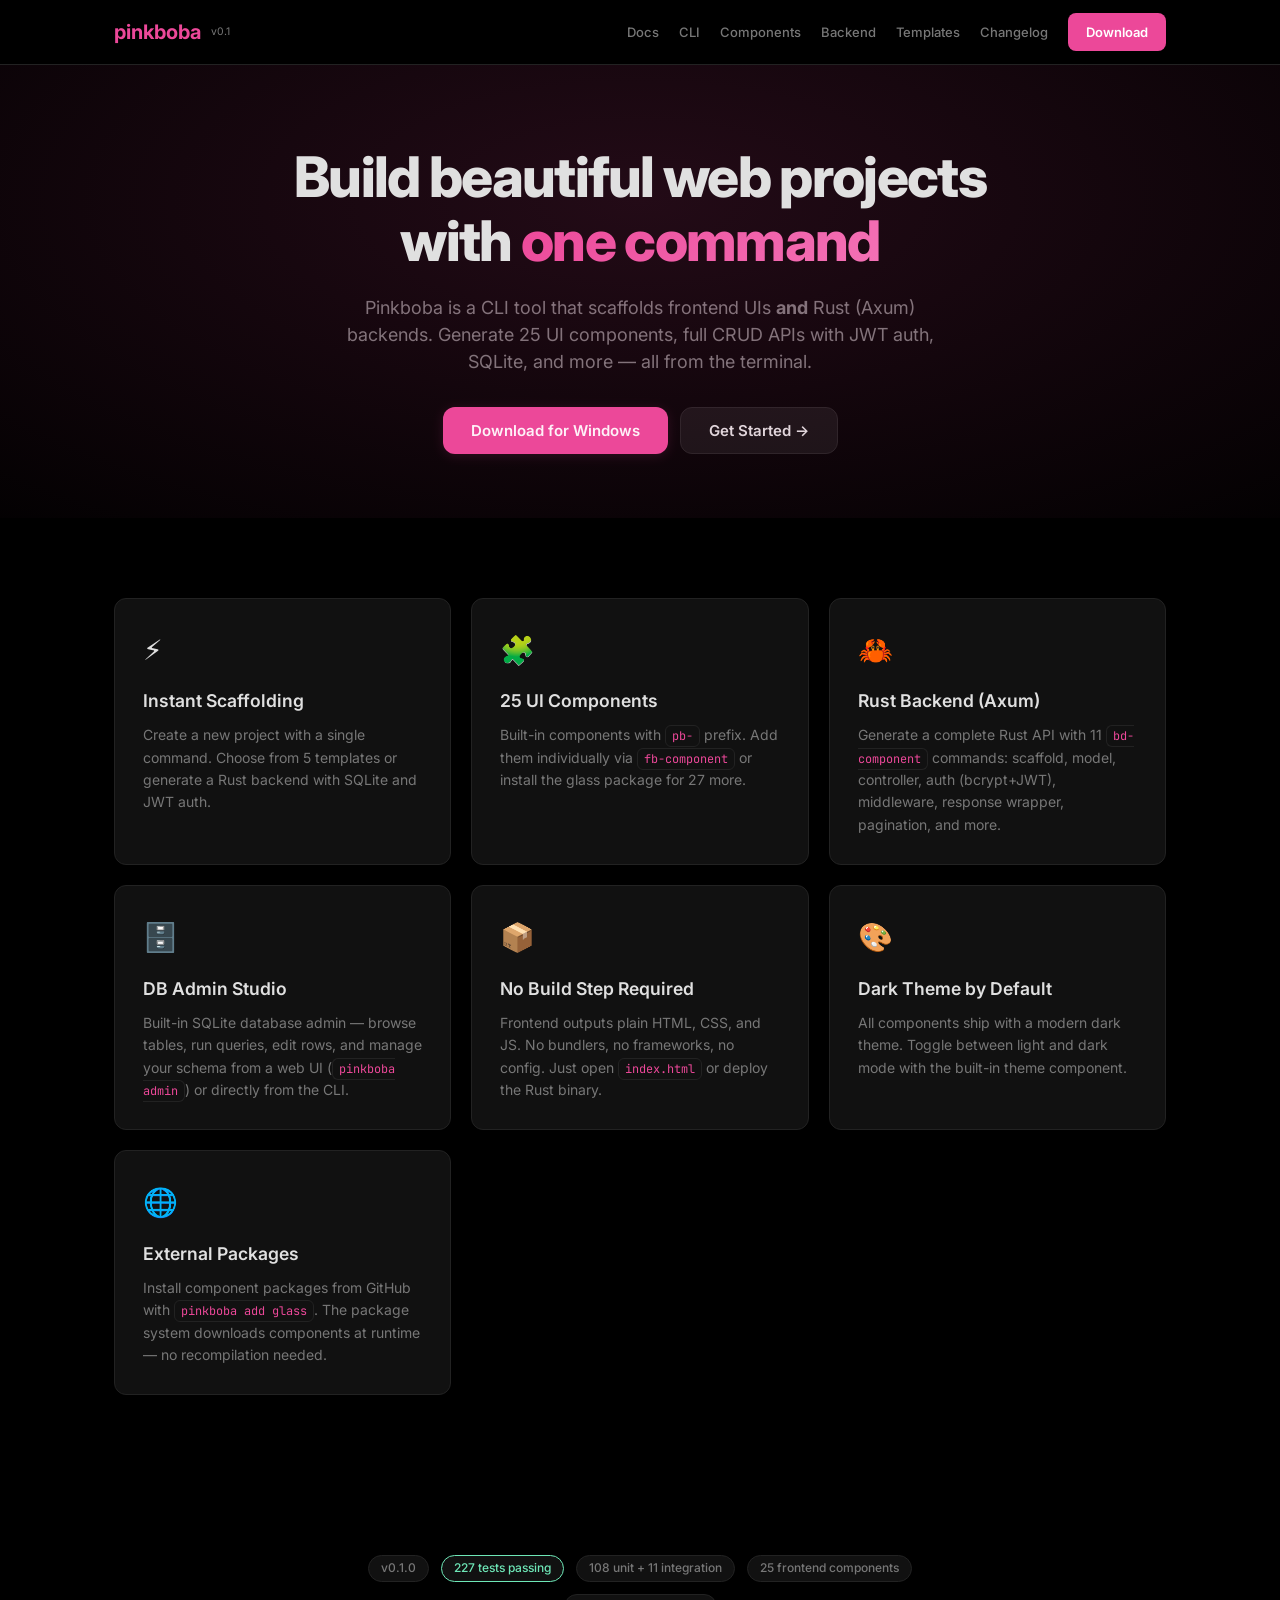
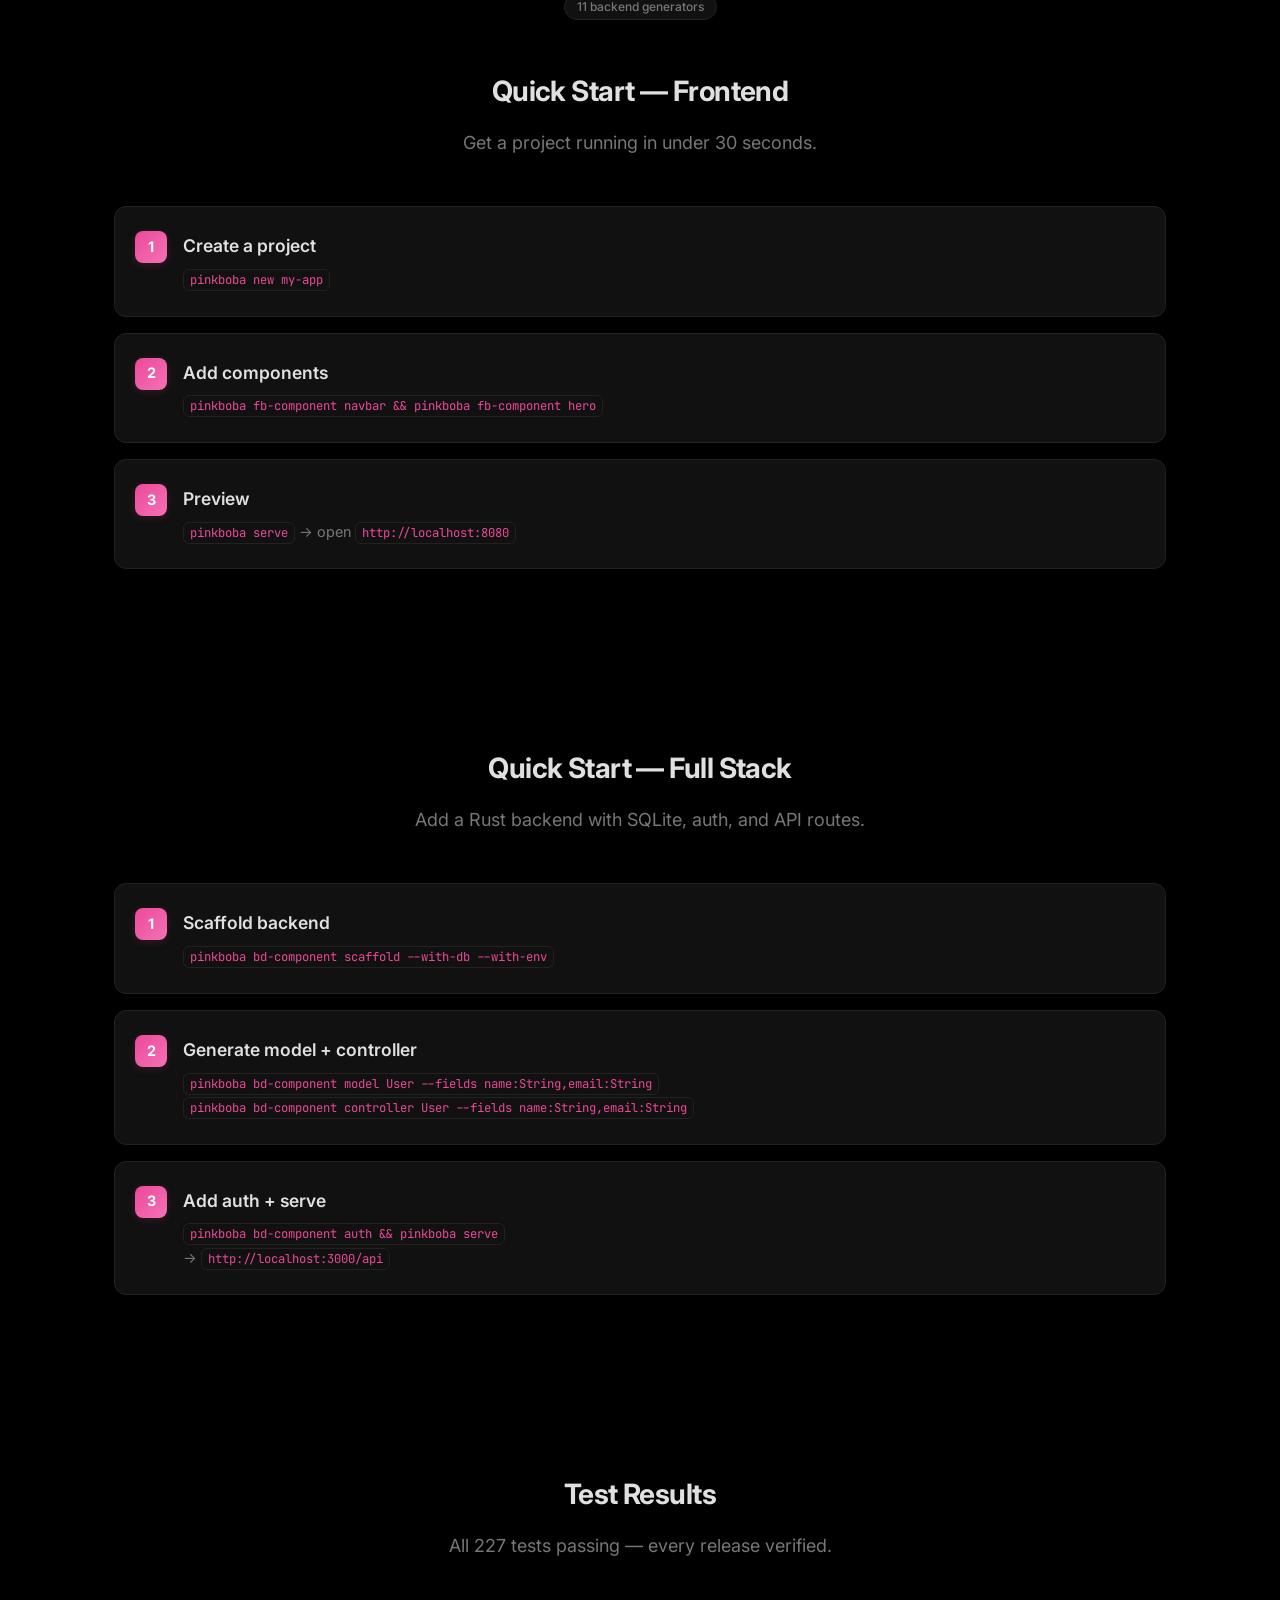
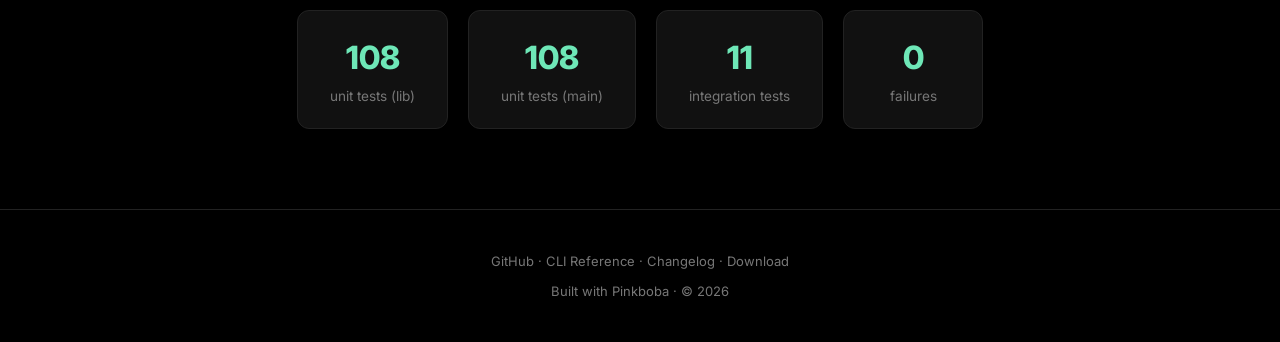
<file: index.html>
<!DOCTYPE html>
<html lang="en">
<head>
  <meta charset="UTF-8">
  <meta name="viewport" content="width=device-width, initial-scale=1.0">
  <title>Pinkboba — Build beautiful web projects instantly</title>
  <meta name="description" content="Pinkboba is a CLI tool for full-stack web projects. Frontend components + Rust Axum backend generator.">
  <link rel="preconnect" href="https://fonts.googleapis.com">
  <link rel="preconnect" href="https://fonts.gstatic.com" crossorigin>
  <link href="https://fonts.googleapis.com/css2?family=Inter:wght@400;500;600;700;800&family=JetBrains+Mono:wght@400;500&display=swap" rel="stylesheet">
  <link rel="stylesheet" href="css/style.css">
  <link rel="icon" href="data:image/svg+xml,<svg xmlns=%22http://www.w3.org/2000/svg%22 viewBox=%220 0 100 100%22><text y=%22.9em%22 font-size=%2290%22>🌸</text></svg>">
</head>
<body>
  <nav>
    <div class="container">
      <a href="/" class="logo"><span>pinkboba</span><small>v0.1</small></a>
      <div class="nav-links">
        <a href="docs/getting-started.html">Docs</a>
        <a href="docs/cli.html">CLI</a>
        <a href="docs/components.html">Components</a>
        <a href="docs/backend.html">Backend</a>
        <a href="docs/templates.html">Templates</a>
        <a href="docs/changelog.html">Changelog</a>
        <a href="download/" class="btn-nav">Download</a>
      </div>
      <button class="nav-toggle" aria-label="Toggle navigation">&#9776;</button>
    </div>
  </nav>

  <section class="hero">
    <div class="container">
      <h1>Build beautiful web projects<br>with <span class="highlight">one command</span></h1>
      <p>Pinkboba is a CLI tool that scaffolds frontend UIs <strong>and</strong> Rust (Axum) backends. Generate 25 UI components, full CRUD APIs with JWT auth, SQLite, and more — all from the terminal.</p>
      <div class="buttons">
        <a href="download/" class="btn btn-primary">Download for Windows</a>
        <a href="docs/getting-started.html" class="btn btn-ghost">Get Started →</a>
      </div>
    </div>
  </section>

  <section class="section">
    <div class="container">
      <div class="features">
        <div class="glass feature-card">
          <div class="icon">⚡</div>
          <h3>Instant Scaffolding</h3>
          <p>Create a new project with a single command. Choose from 5 templates or generate a Rust backend with SQLite and JWT auth.</p>
        </div>
        <div class="glass feature-card">
          <div class="icon">🧩</div>
          <h3>25 UI Components</h3>
          <p>Built-in components with <code>pb-</code> prefix. Add them individually via <code>fb-component</code> or install the glass package for 27 more.</p>
        </div>
        <div class="glass feature-card">
          <div class="icon">🦀</div>
          <h3>Rust Backend (Axum)</h3>
          <p>Generate a complete Rust API with 11 <code>bd-component</code> commands: scaffold, model, controller, auth (bcrypt+JWT), middleware, response wrapper, pagination, and more.</p>
        </div>
        <div class="glass feature-card">
          <div class="icon">🗄️</div>
          <h3>DB Admin Studio</h3>
          <p>Built-in SQLite database admin — browse tables, run queries, edit rows, and manage your schema from a web UI (<code>pinkboba admin</code>) or directly from the CLI.</p>
        </div>
        <div class="glass feature-card">
          <div class="icon">📦</div>
          <h3>No Build Step Required</h3>
          <p>Frontend outputs plain HTML, CSS, and JS. No bundlers, no frameworks, no config. Just open <code>index.html</code> or deploy the Rust binary.</p>
        </div>
        <div class="glass feature-card">
          <div class="icon">🎨</div>
          <h3>Dark Theme by Default</h3>
          <p>All components ship with a modern dark theme. Toggle between light and dark mode with the built-in theme component.</p>
        </div>
        <div class="glass feature-card">
          <div class="icon">🌐</div>
          <h3>External Packages</h3>
          <p>Install component packages from GitHub with <code>pinkboba add glass</code>. The package system downloads components at runtime — no recompilation needed.</p>
        </div>
      </div>
    </div>
  </section>

  <section class="section">
    <div class="container">
      <div class="section-sub" style="margin-bottom:48px;display:flex;gap:12px;flex-wrap:wrap;justify-content:center">
        <span class="badge">v0.1.0</span>
        <span class="badge" style="border-color:var(--pg-success);color:var(--pg-success)">227 tests passing</span>
        <span class="badge">108 unit + 11 integration</span>
        <span class="badge">25 frontend components</span>
        <span class="badge">11 backend generators</span>
      </div>

      <h2 class="section-title">Quick Start — Frontend</h2>
      <p class="section-sub">Get a project running in under 30 seconds.</p>
      <div class="steps">
        <div class="glass step">
          <h3>Create a project</h3>
          <p><code>pinkboba new my-app</code></p>
        </div>
        <div class="glass step">
          <h3>Add components</h3>
          <p><code>pinkboba fb-component navbar &amp;&amp; pinkboba fb-component hero</code></p>
        </div>
        <div class="glass step">
          <h3>Preview</h3>
          <p><code>pinkboba serve</code> → open <code>http://localhost:8080</code></p>
        </div>
      </div>
    </div>
  </section>

  <section class="section">
    <div class="container">
      <h2 class="section-title">Quick Start — Full Stack</h2>
      <p class="section-sub">Add a Rust backend with SQLite, auth, and API routes.</p>
      <div class="steps">
        <div class="glass step">
          <h3>Scaffold backend</h3>
          <p><code>pinkboba bd-component scaffold --with-db --with-env</code></p>
        </div>
        <div class="glass step">
          <h3>Generate model + controller</h3>
          <p><code>pinkboba bd-component model User --fields name:String,email:String</code></p>
          <p><code>pinkboba bd-component controller User --fields name:String,email:String</code></p>
        </div>
        <div class="glass step">
          <h3>Add auth + serve</h3>
          <p><code>pinkboba bd-component auth &amp;&amp; pinkboba serve</code></p>
          <p>→ <code>http://localhost:3000/api</code></p>
        </div>
      </div>
    </div>
  </section>

  <section class="section">
    <div class="container" style="text-align:center">
      <h2 class="section-title">Test Results</h2>
      <p class="section-sub">All 227 tests passing — every release verified.</p>
      <div style="display:flex;gap:20px;justify-content:center;flex-wrap:wrap">
        <div class="glass" style="padding:20px 32px;min-width:140px">
          <div style="font-size:2rem;font-weight:800;color:var(--pg-success)">108</div>
          <div style="color:var(--pg-text-muted);font-size:0.85rem">unit tests (lib)</div>
        </div>
        <div class="glass" style="padding:20px 32px;min-width:140px">
          <div style="font-size:2rem;font-weight:800;color:var(--pg-success)">108</div>
          <div style="color:var(--pg-text-muted);font-size:0.85rem">unit tests (main)</div>
        </div>
        <div class="glass" style="padding:20px 32px;min-width:140px">
          <div style="font-size:2rem;font-weight:800;color:var(--pg-success)">11</div>
          <div style="color:var(--pg-text-muted);font-size:0.85rem">integration tests</div>
        </div>
        <div class="glass" style="padding:20px 32px;min-width:140px">
          <div style="font-size:2rem;font-weight:800;color:var(--pg-success)">0</div>
          <div style="color:var(--pg-text-muted);font-size:0.85rem">failures</div>
        </div>
      </div>
    </div>
  </section>

  <footer>
    <div class="container">
      <p><a href="https://github.com/zulsyam23-dot/pinkboba">GitHub</a> &middot; <a href="docs/cli.html">CLI Reference</a> &middot; <a href="docs/changelog.html">Changelog</a> &middot; <a href="download/">Download</a></p>
      <p style="margin-top:8px">Built with Pinkboba &middot; &copy; 2026</p>
    </div>
  </footer>

  <script src="js/main.js"></script>
</body>
</html>
</file>
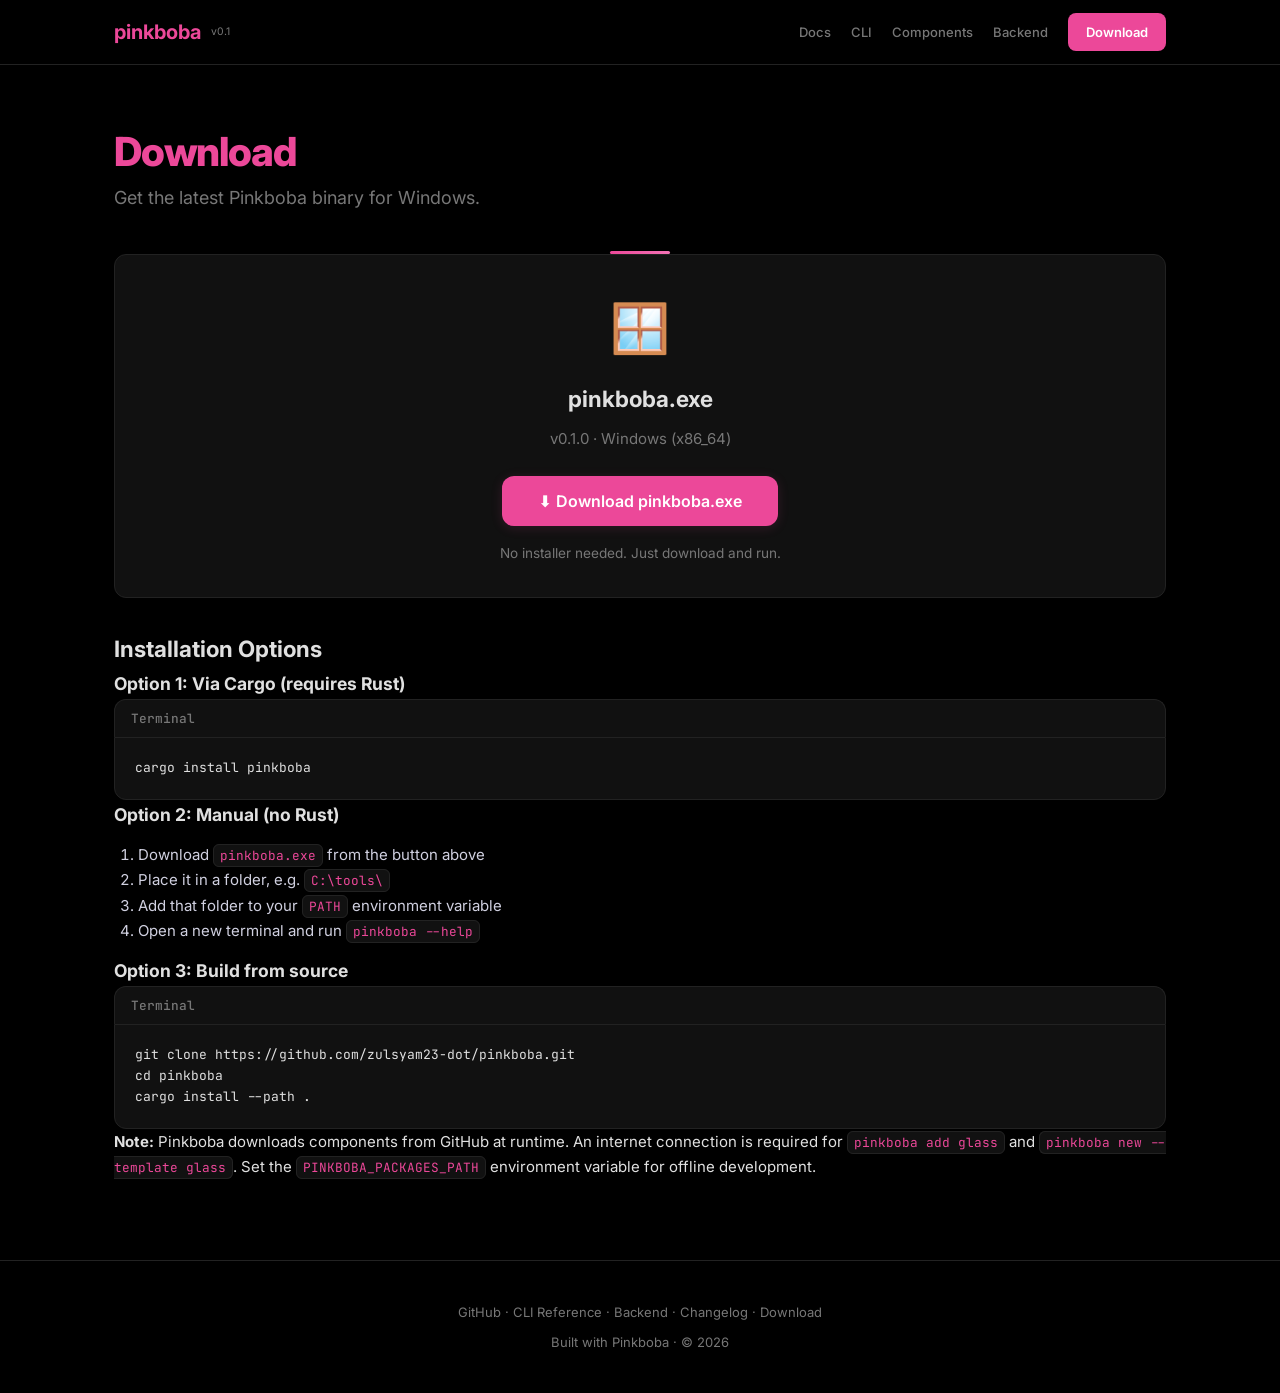
<file: download/index.html>
<!DOCTYPE html>
<html lang="en">
<head>
  <meta charset="UTF-8">
  <meta name="viewport" content="width=device-width, initial-scale=1.0">
  <title>Download Pinkboba</title>
  <meta name="description" content="Download the latest Pinkboba CLI for Windows.">
  <link rel="preconnect" href="https://fonts.googleapis.com">
  <link rel="preconnect" href="https://fonts.gstatic.com" crossorigin>
  <link href="https://fonts.googleapis.com/css2?family=Inter:wght@400;500;600;700;800&family=JetBrains+Mono:wght@400;500&display=swap" rel="stylesheet">
  <link rel="stylesheet" href="../css/style.css">
  <link rel="icon" href="data:image/svg+xml,<svg xmlns=%22http://www.w3.org/2000/svg%22 viewBox=%220 0 100 100%22><text y=%22.9em%22 font-size=%2290%22>🌸</text></svg>">
</head>
<body>
  <nav>
    <div class="container">
      <a href="../" class="logo"><span>pinkboba</span><small>v0.1</small></a>
      <div class="nav-links">
        <a href="../docs/getting-started.html">Docs</a>
        <a href="../docs/cli.html">CLI</a>
        <a href="../docs/components.html">Components</a>
        <a href="../docs/backend.html">Backend</a>
        <a href="../download/" class="btn-nav">Download</a>
      </div>
      <button class="nav-toggle" aria-label="Toggle navigation">&#9776;</button>
    </div>
  </nav>

  <div class="page-header">
    <div class="container">
      <h1>Download</h1>
      <p>Get the latest Pinkboba binary for Windows.</p>
    </div>
  </div>

  <section class="section" style="padding-top:0">
    <div class="container">
      <div class="glass" style="padding:32px;text-align:center;margin-bottom:32px">
        <div style="font-size:3rem;margin-bottom:12px">🪟</div>
        <h2 style="margin-bottom:8px">pinkboba.exe</h2>
        <p style="color:var(--pg-text-muted);margin-bottom:24px">v0.1.0 &middot; Windows (x86_64)</p>
        <a href="https://github.com/zulsyam23-dot/pinkboba/releases" class="btn btn-primary" style="font-size:1rem;padding:14px 36px">
          ⬇ Download pinkboba.exe
        </a>
        <p style="margin-top:16px;font-size:0.85rem;color:var(--pg-text-muted)">
          No installer needed. Just download and run.
        </p>
      </div>

      <h2>Installation Options</h2>

      <h3>Option 1: Via Cargo (requires Rust)</h3>
      <div class="code-header"><span>Terminal</span></div>
      <pre><code>cargo install pinkboba</code></pre>

      <h3>Option 2: Manual (no Rust)</h3>
      <ol style="margin:12px 0;padding-left:24px;color:#d0d0e0">
        <li>Download <code>pinkboba.exe</code> from the button above</li>
        <li>Place it in a folder, e.g. <code>C:\tools\</code></li>
        <li>Add that folder to your <code>PATH</code> environment variable</li>
        <li>Open a new terminal and run <code>pinkboba --help</code></li>
      </ol>

      <h3>Option 3: Build from source</h3>
      <div class="code-header"><span>Terminal</span></div>
      <pre><code>git clone https://github.com/zulsyam23-dot/pinkboba.git
cd pinkboba
cargo install --path .</code></pre>

      <div class="note">
        <strong>Note:</strong> Pinkboba downloads components from GitHub at runtime.
        An internet connection is required for <code>pinkboba add glass</code> and <code>pinkboba new --template glass</code>.
        Set the <code>PINKBOBA_PACKAGES_PATH</code> environment variable for offline development.
      </div>
    </div>
  </section>

  <footer>
    <div class="container">
      <p><a href="https://github.com/zulsyam23-dot/pinkboba">GitHub</a> &middot; <a href="../docs/cli.html">CLI Reference</a> &middot; <a href="../docs/backend.html">Backend</a> &middot; <a href="../docs/changelog.html">Changelog</a> &middot; <a href="../download/">Download</a></p>
      <p style="margin-top:8px">Built with Pinkboba &middot; &copy; 2026</p>
    </div>
  </footer>

  <script src="../js/main.js"></script>
</body>
</html>
</file>
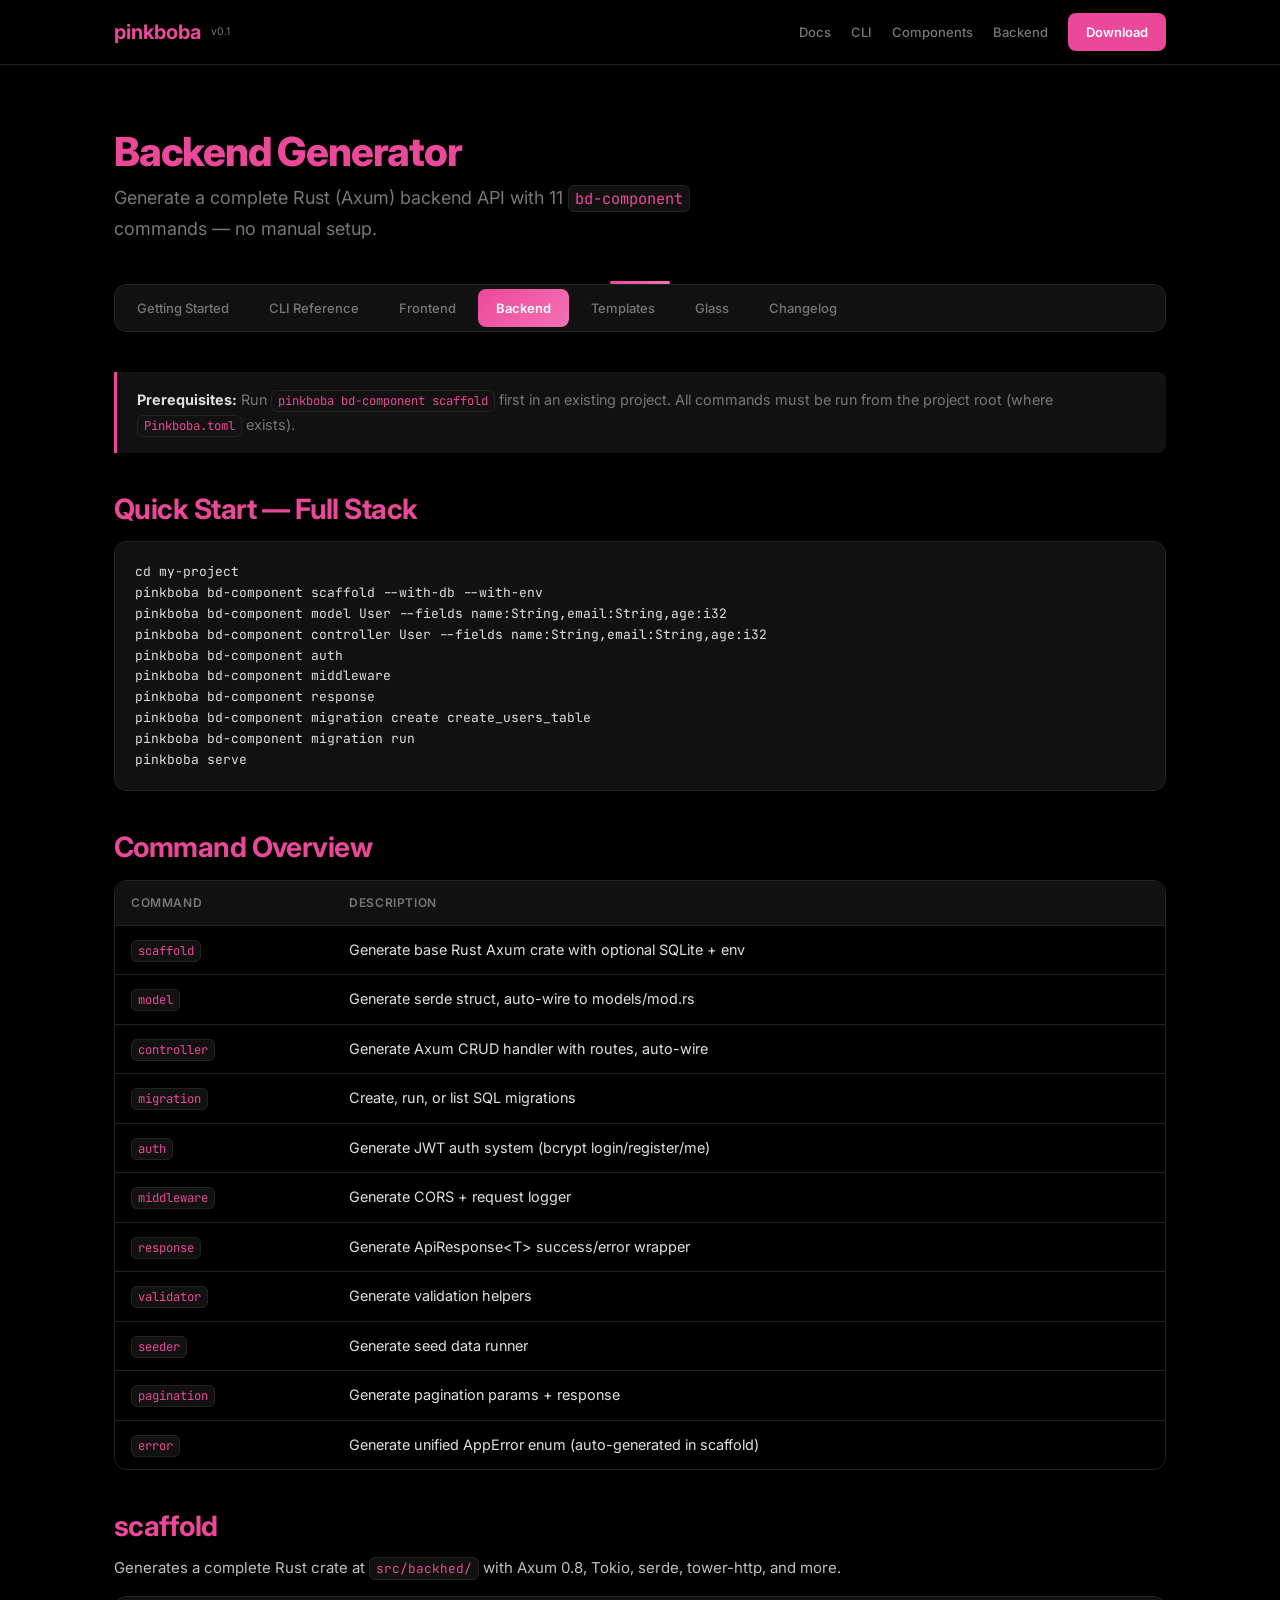
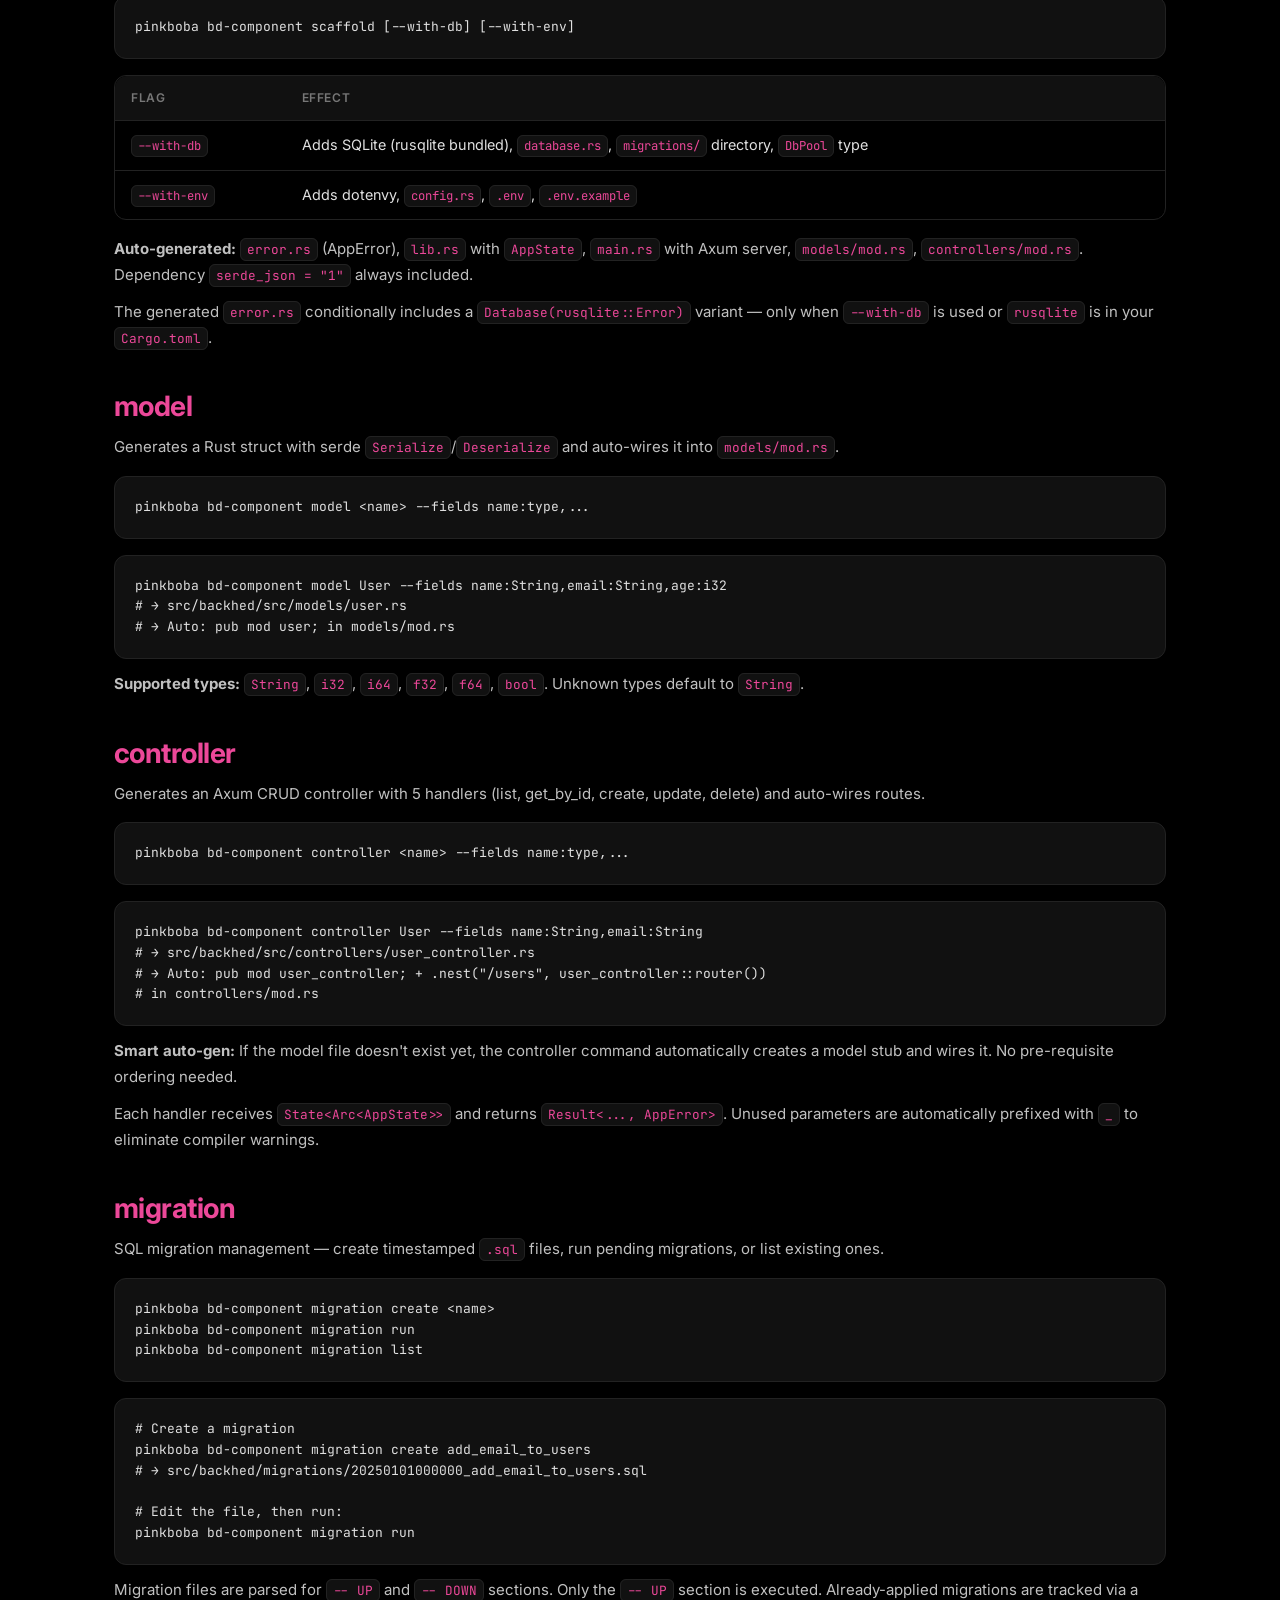
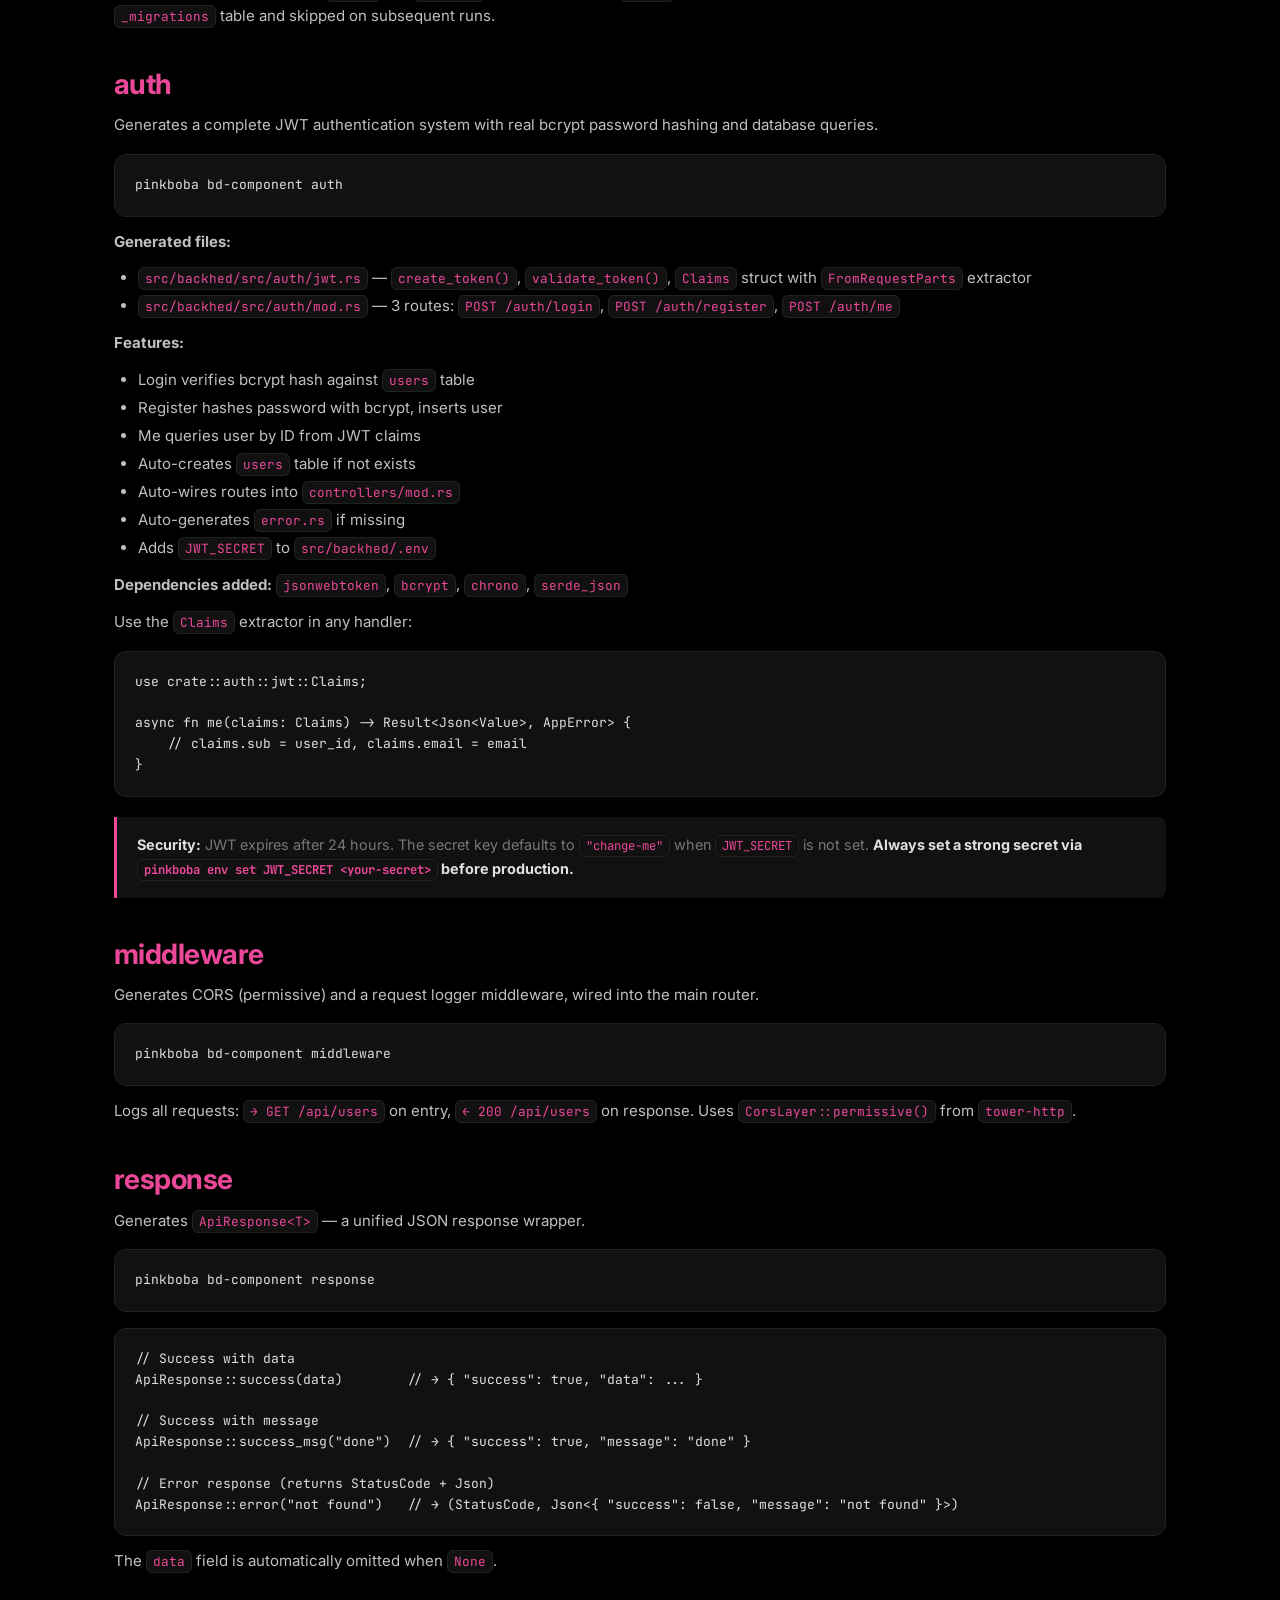
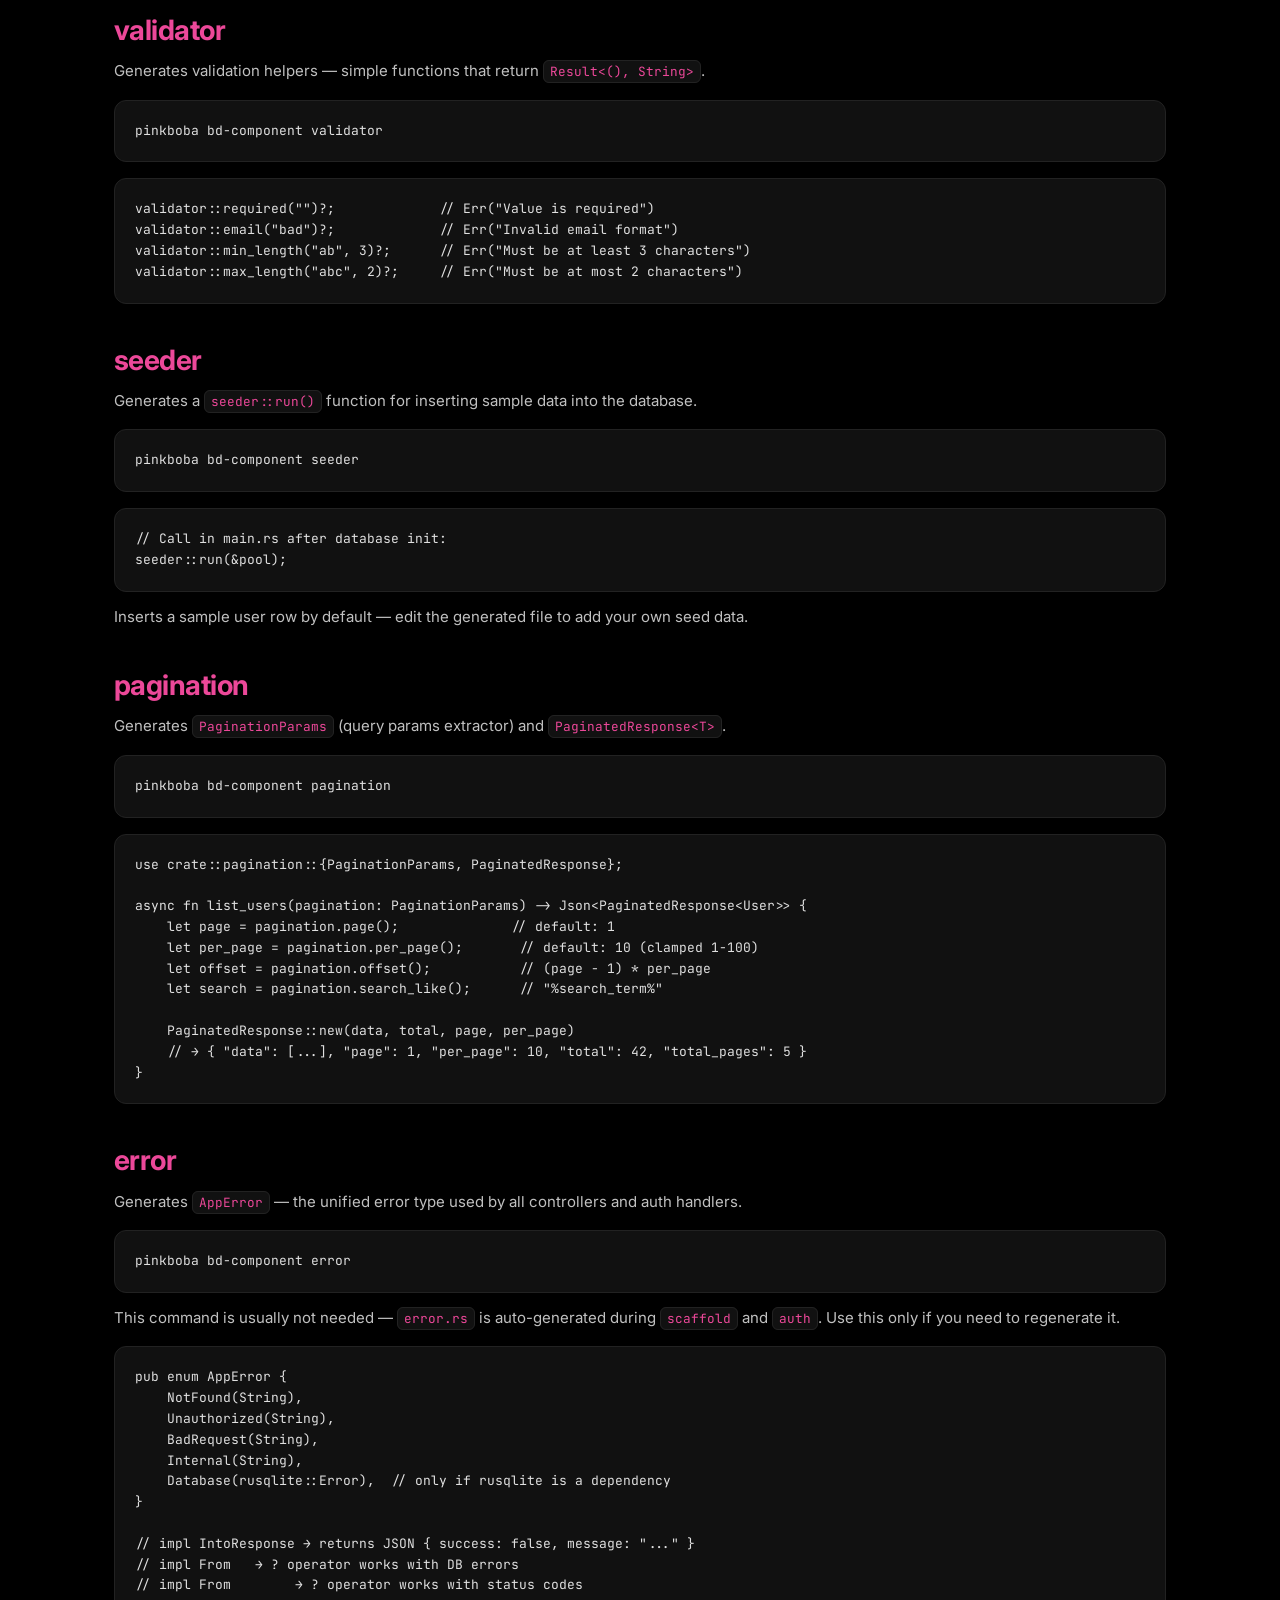
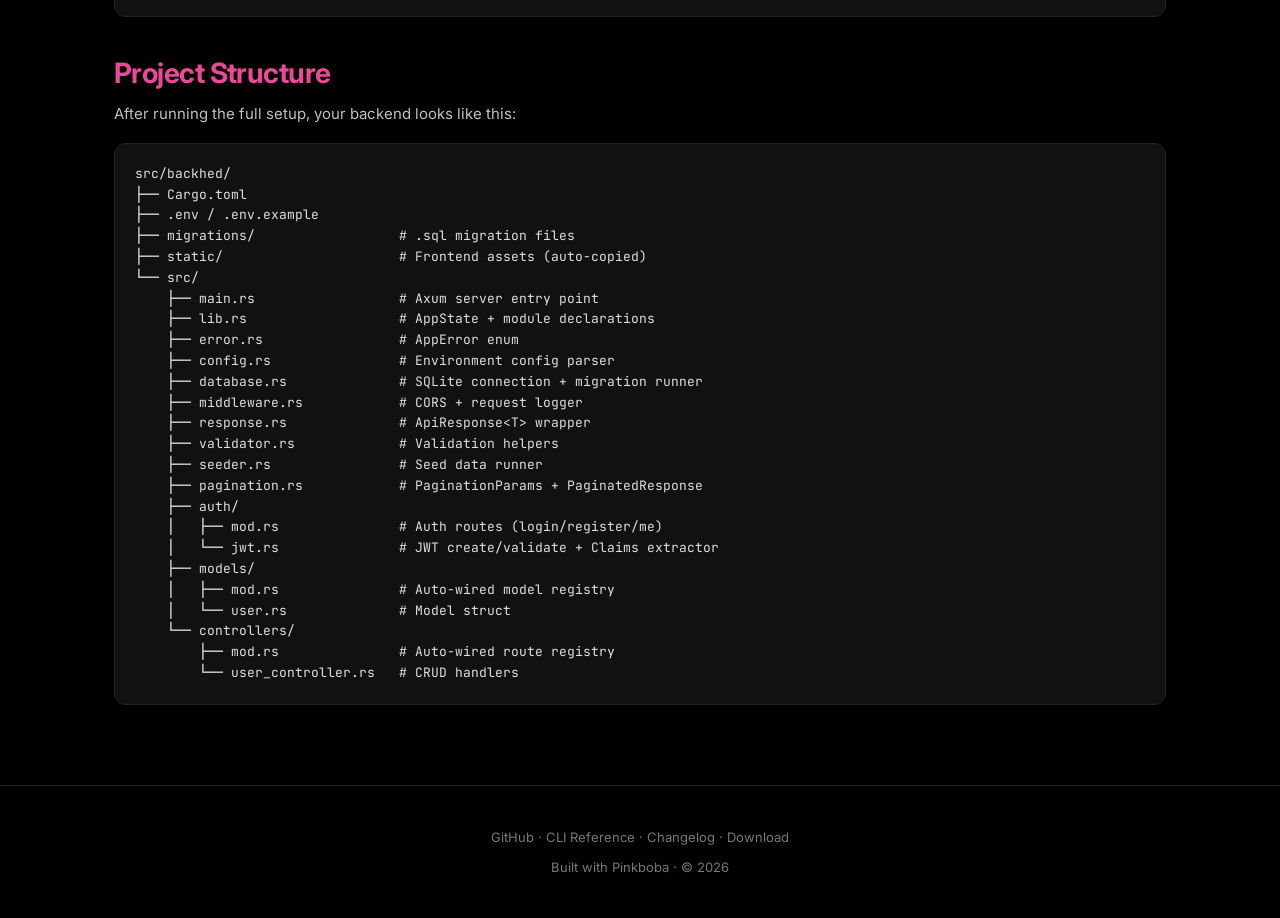
<file: docs/backend.html>
<!DOCTYPE html>
<html lang="en">
<head>
  <meta charset="UTF-8">
  <meta name="viewport" content="width=device-width, initial-scale=1.0">
  <title>Backend (bd-component) — Pinkboba Docs</title>
  <meta name="description" content="Complete reference for Pinkboba's Rust backend generator — 11 bd-component commands.">
  <link rel="preconnect" href="https://fonts.googleapis.com">
  <link rel="preconnect" href="https://fonts.gstatic.com" crossorigin>
  <link href="https://fonts.googleapis.com/css2?family=Inter:wght@400;500;600;700;800&family=JetBrains+Mono:wght@400;500&display=swap" rel="stylesheet">
  <link rel="stylesheet" href="../css/style.css">
  <link rel="icon" href="data:image/svg+xml,<svg xmlns=%22http://www.w3.org/2000/svg%22 viewBox=%220 0 100 100%22><text y=%22.9em%22 font-size=%2290%22>🌸</text></svg>">
</head>
<body>
  <nav>
    <div class="container">
      <a href="../" class="logo"><span>pinkboba</span><small>v0.1</small></a>
      <div class="nav-links">
        <a href="../docs/getting-started.html">Docs</a>
        <a href="../docs/cli.html">CLI</a>
        <a href="../docs/components.html">Components</a>
        <a href="../docs/backend.html" class="active">Backend</a>
        <a href="../download/" class="btn-nav">Download</a>
      </div>
      <button class="nav-toggle" aria-label="Toggle navigation">&#9776;</button>
    </div>
  </nav>

  <div class="page-header">
    <div class="container">
      <h1>Backend Generator</h1>
      <p>Generate a complete Rust (Axum) backend API with 11 <code>bd-component</code> commands — no manual setup.</p>
    </div>
  </div>

  <section class="section" style="padding-top:0">
    <div class="container">
      <div class="docs-nav">
        <a href="../docs/getting-started.html">Getting Started</a>
        <a href="../docs/cli.html">CLI Reference</a>
        <a href="../docs/components.html">Frontend</a>
        <a href="../docs/backend.html" class="active">Backend</a>
        <a href="../docs/templates.html">Templates</a>
        <a href="../docs/glass.html">Glass</a>
        <a href="../docs/changelog.html">Changelog</a>
      </div>

      <div class="content">
        <p class="note" style="margin-top:0">
          <strong>Prerequisites:</strong> Run <code>pinkboba bd-component scaffold</code> first in an existing project.
          All commands must be run from the project root (where <code>Pinkboba.toml</code> exists).
        </p>

        <h2>Quick Start — Full Stack</h2>
        <pre><code>cd my-project
pinkboba bd-component scaffold --with-db --with-env
pinkboba bd-component model User --fields name:String,email:String,age:i32
pinkboba bd-component controller User --fields name:String,email:String,age:i32
pinkboba bd-component auth
pinkboba bd-component middleware
pinkboba bd-component response
pinkboba bd-component migration create create_users_table
pinkboba bd-component migration run
pinkboba serve</code></pre>

        <h2>Command Overview</h2>
        <div class="table-wrap">
          <table>
            <thead>
              <tr><th>Command</th><th>Description</th></tr>
            </thead>
            <tbody>
              <tr><td><code>scaffold</code></td><td>Generate base Rust Axum crate with optional SQLite + env</td></tr>
              <tr><td><code>model</code></td><td>Generate serde struct, auto-wire to models/mod.rs</td></tr>
              <tr><td><code>controller</code></td><td>Generate Axum CRUD handler with routes, auto-wire</td></tr>
              <tr><td><code>migration</code></td><td>Create, run, or list SQL migrations</td></tr>
              <tr><td><code>auth</code></td><td>Generate JWT auth system (bcrypt login/register/me)</td></tr>
              <tr><td><code>middleware</code></td><td>Generate CORS + request logger</td></tr>
              <tr><td><code>response</code></td><td>Generate ApiResponse&lt;T&gt; success/error wrapper</td></tr>
              <tr><td><code>validator</code></td><td>Generate validation helpers</td></tr>
              <tr><td><code>seeder</code></td><td>Generate seed data runner</td></tr>
              <tr><td><code>pagination</code></td><td>Generate pagination params + response</td></tr>
              <tr><td><code>error</code></td><td>Generate unified AppError enum (auto-generated in scaffold)</td></tr>
            </tbody>
          </table>
        </div>

        <h2>scaffold</h2>
        <p>Generates a complete Rust crate at <code>src/backhed/</code> with Axum 0.8, Tokio, serde, tower-http, and more.</p>
        <pre><code>pinkboba bd-component scaffold [--with-db] [--with-env]</code></pre>
        <div class="table-wrap">
          <table>
            <thead>
              <tr><th>Flag</th><th>Effect</th></tr>
            </thead>
            <tbody>
              <tr><td><code>--with-db</code></td><td>Adds SQLite (rusqlite bundled), <code>database.rs</code>, <code>migrations/</code> directory, <code>DbPool</code> type</td></tr>
              <tr><td><code>--with-env</code></td><td>Adds dotenvy, <code>config.rs</code>, <code>.env</code>, <code>.env.example</code></td></tr>
            </tbody>
          </table>
        </div>
        <p><strong>Auto-generated:</strong> <code>error.rs</code> (AppError), <code>lib.rs</code> with <code>AppState</code>, <code>main.rs</code> with Axum server, <code>models/mod.rs</code>, <code>controllers/mod.rs</code>. Dependency <code>serde_json = "1"</code> always included.</p>
        <p>The generated <code>error.rs</code> conditionally includes a <code>Database(rusqlite::Error)</code> variant — only when <code>--with-db</code> is used or <code>rusqlite</code> is in your <code>Cargo.toml</code>.</p>

        <h2>model</h2>
        <p>Generates a Rust struct with serde <code>Serialize</code>/<code>Deserialize</code> and auto-wires it into <code>models/mod.rs</code>.</p>
        <pre><code>pinkboba bd-component model &lt;name&gt; --fields name:type,...</code></pre>
        <pre><code>pinkboba bd-component model User --fields name:String,email:String,age:i32
# → src/backhed/src/models/user.rs
# → Auto: pub mod user; in models/mod.rs</code></pre>
        <p><strong>Supported types:</strong> <code>String</code>, <code>i32</code>, <code>i64</code>, <code>f32</code>, <code>f64</code>, <code>bool</code>. Unknown types default to <code>String</code>.</p>

        <h2>controller</h2>
        <p>Generates an Axum CRUD controller with 5 handlers (list, get_by_id, create, update, delete) and auto-wires routes.</p>
        <pre><code>pinkboba bd-component controller &lt;name&gt; --fields name:type,...</code></pre>
        <pre><code>pinkboba bd-component controller User --fields name:String,email:String
# → src/backhed/src/controllers/user_controller.rs
# → Auto: pub mod user_controller; + .nest("/users", user_controller::router())
# in controllers/mod.rs</code></pre>
        <p><strong>Smart auto-gen:</strong> If the model file doesn't exist yet, the controller command automatically creates a model stub and wires it. No pre-requisite ordering needed.</p>
        <p>Each handler receives <code>State&lt;Arc&lt;AppState&gt;&gt;</code> and returns <code>Result&lt;..., AppError&gt;</code>. Unused parameters are automatically prefixed with <code>_</code> to eliminate compiler warnings.</p>

        <h2>migration</h2>
        <p>SQL migration management — create timestamped <code>.sql</code> files, run pending migrations, or list existing ones.</p>
        <pre><code>pinkboba bd-component migration create &lt;name&gt;
pinkboba bd-component migration run
pinkboba bd-component migration list</code></pre>
        <pre><code># Create a migration
pinkboba bd-component migration create add_email_to_users
# → src/backhed/migrations/20250101000000_add_email_to_users.sql

# Edit the file, then run:
pinkboba bd-component migration run</code></pre>
        <p>Migration files are parsed for <code>-- UP</code> and <code>-- DOWN</code> sections. Only the <code>-- UP</code> section is executed. Already-applied migrations are tracked via a <code>_migrations</code> table and skipped on subsequent runs.</p>

        <h2>auth</h2>
        <p>Generates a complete JWT authentication system with real bcrypt password hashing and database queries.</p>
        <pre><code>pinkboba bd-component auth</code></pre>
        <p><strong>Generated files:</strong></p>
        <ul>
          <li><code>src/backhed/src/auth/jwt.rs</code> — <code>create_token()</code>, <code>validate_token()</code>, <code>Claims</code> struct with <code>FromRequestParts</code> extractor</li>
          <li><code>src/backhed/src/auth/mod.rs</code> — 3 routes: <code>POST /auth/login</code>, <code>POST /auth/register</code>, <code>POST /auth/me</code></li>
        </ul>
        <p><strong>Features:</strong></p>
        <ul>
          <li>Login verifies bcrypt hash against <code>users</code> table</li>
          <li>Register hashes password with bcrypt, inserts user</li>
          <li>Me queries user by ID from JWT claims</li>
          <li>Auto-creates <code>users</code> table if not exists</li>
          <li>Auto-wires routes into <code>controllers/mod.rs</code></li>
          <li>Auto-generates <code>error.rs</code> if missing</li>
          <li>Adds <code>JWT_SECRET</code> to <code>src/backhed/.env</code></li>
        </ul>
        <p><strong>Dependencies added:</strong> <code>jsonwebtoken</code>, <code>bcrypt</code>, <code>chrono</code>, <code>serde_json</code></p>
        <p>Use the <code>Claims</code> extractor in any handler:</p>
        <pre><code>use crate::auth::jwt::Claims;

async fn me(claims: Claims) -> Result&lt;Json&lt;Value&gt;, AppError&gt; {
    // claims.sub = user_id, claims.email = email
}</code></pre>
        <div class="note">
          <strong>Security:</strong> JWT expires after 24 hours. The secret key defaults to <code>"change-me"</code> when <code>JWT_SECRET</code> is not set. <strong>Always set a strong secret via <code>pinkboba env set JWT_SECRET &lt;your-secret&gt;</code> before production.</strong>
        </div>

        <h2>middleware</h2>
        <p>Generates CORS (permissive) and a request logger middleware, wired into the main router.</p>
        <pre><code>pinkboba bd-component middleware</code></pre>
        <p>Logs all requests: <code>→ GET /api/users</code> on entry, <code>← 200 /api/users</code> on response. Uses <code>CorsLayer::permissive()</code> from <code>tower-http</code>.</p>

        <h2>response</h2>
        <p>Generates <code>ApiResponse&lt;T&gt;</code> — a unified JSON response wrapper.</p>
        <pre><code>pinkboba bd-component response</code></pre>
        <pre><code>// Success with data
ApiResponse::success(data)        // → { "success": true, "data": ... }

// Success with message
ApiResponse::success_msg("done")  // → { "success": true, "message": "done" }

// Error response (returns StatusCode + Json)
ApiResponse::error("not found")   // → (StatusCode, Json<{ "success": false, "message": "not found" }>)</code></pre>
        <p>The <code>data</code> field is automatically omitted when <code>None</code>.</p>

        <h2>validator</h2>
        <p>Generates validation helpers — simple functions that return <code>Result&lt;(), String&gt;</code>.</p>
        <pre><code>pinkboba bd-component validator</code></pre>
        <pre><code>validator::required("")?;             // Err("Value is required")
validator::email("bad")?;             // Err("Invalid email format")
validator::min_length("ab", 3)?;      // Err("Must be at least 3 characters")
validator::max_length("abc", 2)?;     // Err("Must be at most 2 characters")</code></pre>

        <h2>seeder</h2>
        <p>Generates a <code>seeder::run()</code> function for inserting sample data into the database.</p>
        <pre><code>pinkboba bd-component seeder</code></pre>
        <pre><code>// Call in main.rs after database init:
seeder::run(&amp;pool);</code></pre>
        <p>Inserts a sample user row by default — edit the generated file to add your own seed data.</p>

        <h2>pagination</h2>
        <p>Generates <code>PaginationParams</code> (query params extractor) and <code>PaginatedResponse&lt;T&gt;</code>.</p>
        <pre><code>pinkboba bd-component pagination</code></pre>
        <pre><code>use crate::pagination::{PaginationParams, PaginatedResponse};

async fn list_users(pagination: PaginationParams) -> Json&lt;PaginatedResponse&lt;User&gt;&gt; {
    let page = pagination.page();              // default: 1
    let per_page = pagination.per_page();       // default: 10 (clamped 1-100)
    let offset = pagination.offset();           // (page - 1) * per_page
    let search = pagination.search_like();      // "%search_term%"

    PaginatedResponse::new(data, total, page, per_page)
    // → { "data": [...], "page": 1, "per_page": 10, "total": 42, "total_pages": 5 }
}</code></pre>

        <h2>error</h2>
        <p>Generates <code>AppError</code> — the unified error type used by all controllers and auth handlers.</p>
        <pre><code>pinkboba bd-component error</code></pre>
        <p>This command is usually not needed — <code>error.rs</code> is auto-generated during <code>scaffold</code> and <code>auth</code>. Use this only if you need to regenerate it.</p>
        <pre><code>pub enum AppError {
    NotFound(String),
    Unauthorized(String),
    BadRequest(String),
    Internal(String),
    Database(rusqlite::Error),  // only if rusqlite is a dependency
}

// impl IntoResponse → returns JSON { success: false, message: "..." }
// impl From<rusqlite::Error>   → ? operator works with DB errors
// impl From<StatusCode>        → ? operator works with status codes</code></pre>

        <h2>Project Structure</h2>
        <p>After running the full setup, your backend looks like this:</p>
        <pre><code>src/backhed/
├── Cargo.toml
├── .env / .env.example
├── migrations/                  # .sql migration files
├── static/                      # Frontend assets (auto-copied)
└── src/
    ├── main.rs                  # Axum server entry point
    ├── lib.rs                   # AppState + module declarations
    ├── error.rs                 # AppError enum
    ├── config.rs                # Environment config parser
    ├── database.rs              # SQLite connection + migration runner
    ├── middleware.rs            # CORS + request logger
    ├── response.rs              # ApiResponse&lt;T&gt; wrapper
    ├── validator.rs             # Validation helpers
    ├── seeder.rs                # Seed data runner
    ├── pagination.rs            # PaginationParams + PaginatedResponse
    ├── auth/
    │   ├── mod.rs               # Auth routes (login/register/me)
    │   └── jwt.rs               # JWT create/validate + Claims extractor
    ├── models/
    │   ├── mod.rs               # Auto-wired model registry
    │   └── user.rs              # Model struct
    └── controllers/
        ├── mod.rs               # Auto-wired route registry
        └── user_controller.rs   # CRUD handlers</code></pre>
      </div>
    </div>
  </section>

  <footer>
    <div class="container">
      <p><a href="https://github.com/zulsyam23-dot/pinkboba">GitHub</a> &middot; <a href="../docs/cli.html">CLI Reference</a> &middot; <a href="../docs/changelog.html">Changelog</a> &middot; <a href="../download/">Download</a></p>
      <p style="margin-top:8px">Built with Pinkboba &middot; &copy; 2026</p>
    </div>
  </footer>

  <script src="../js/main.js"></script>
</body>
</html>
</file>
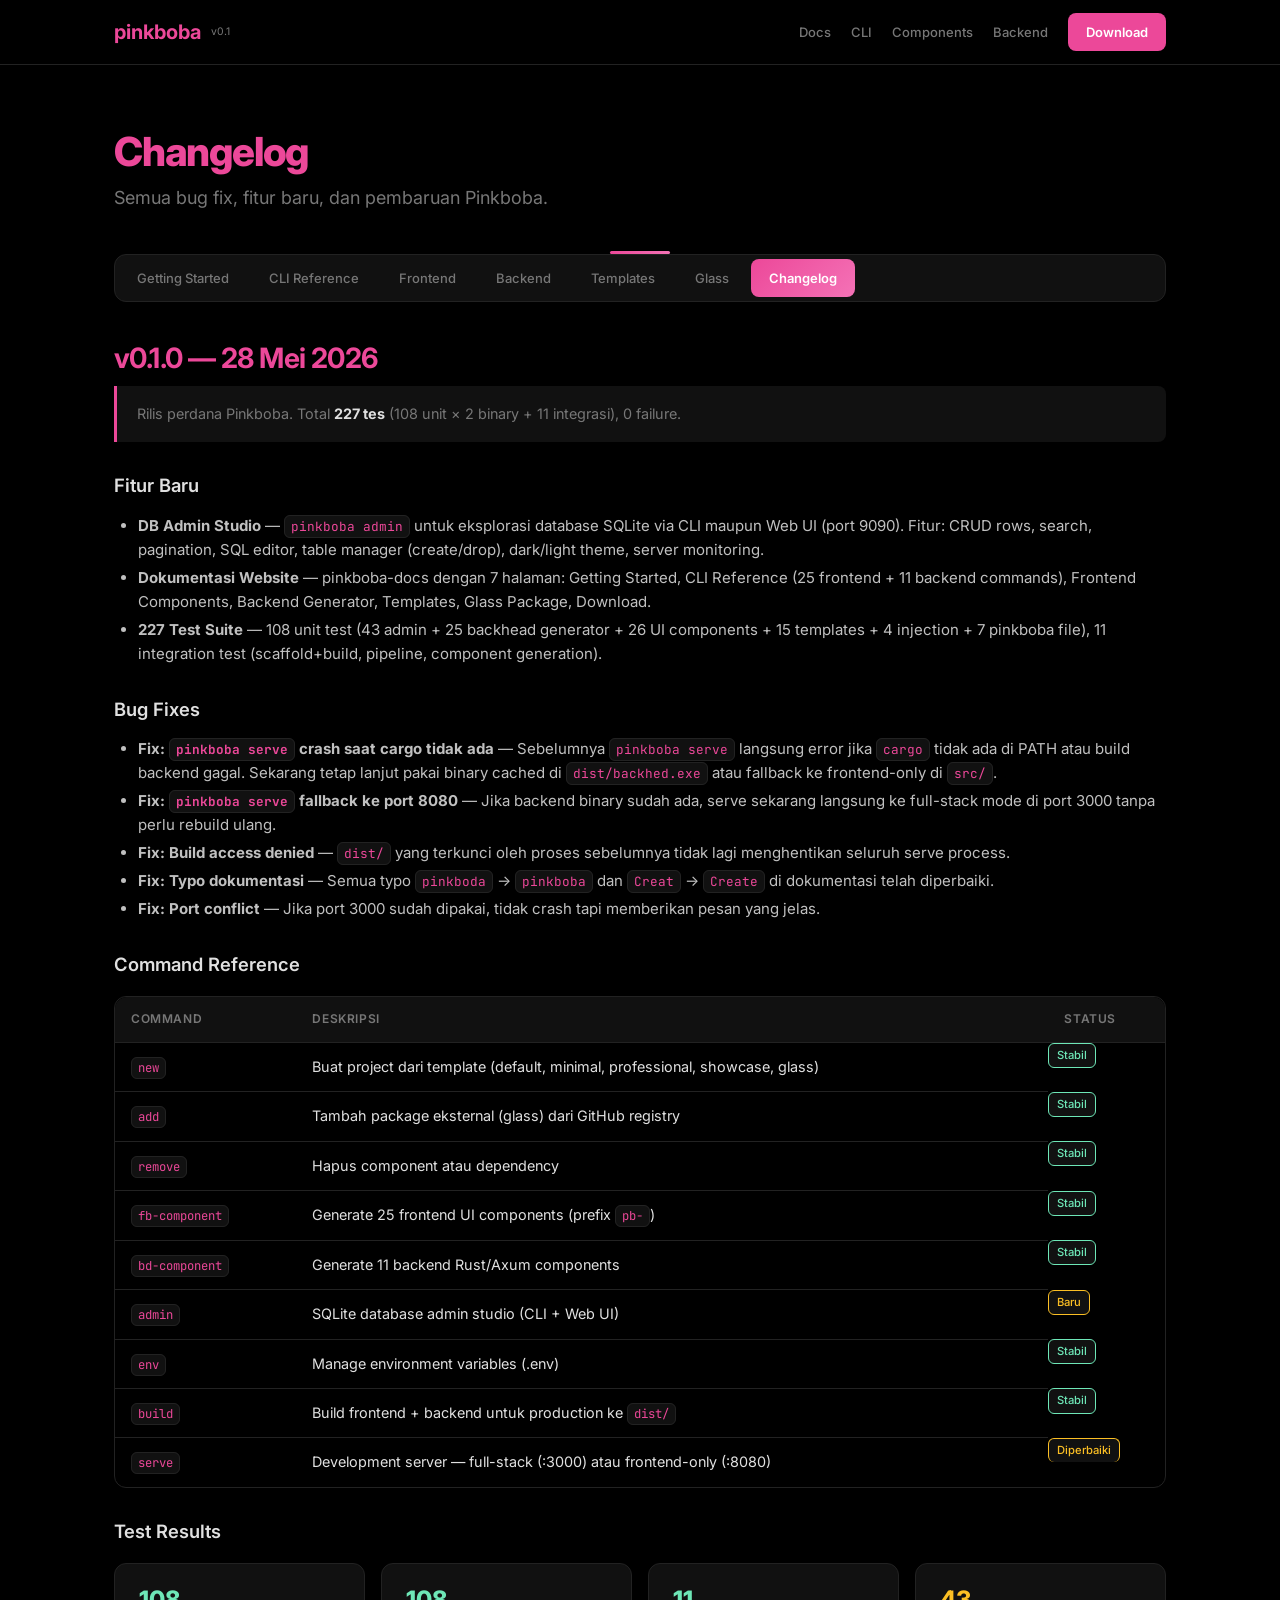
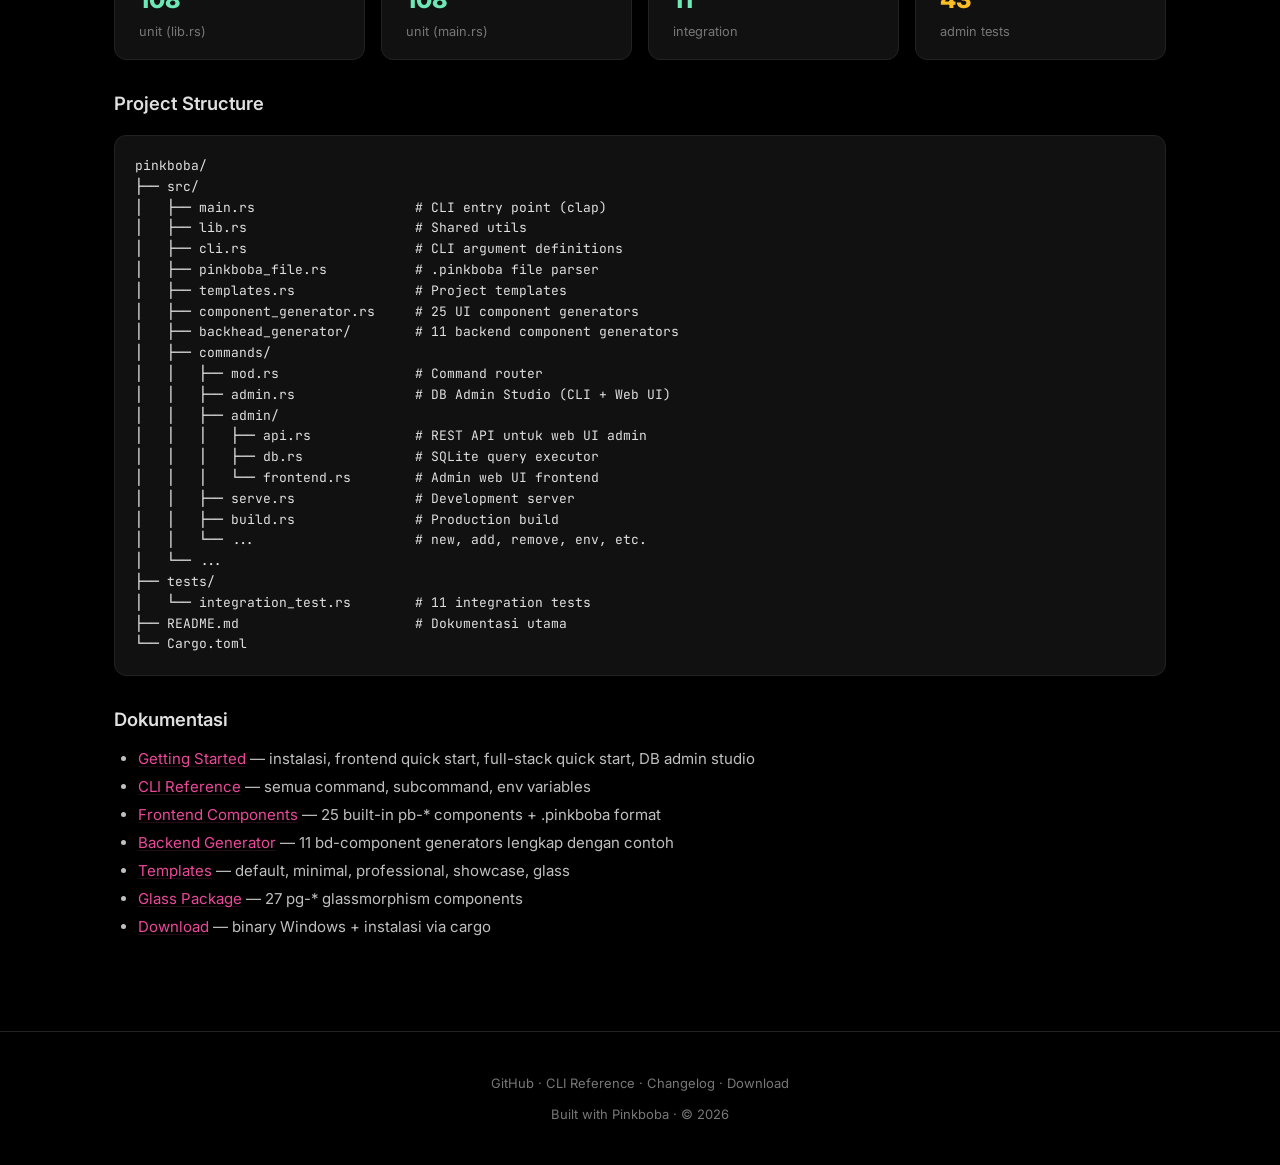
<file: docs/changelog.html>
<!DOCTYPE html>
<html lang="en">
<head>
  <meta charset="UTF-8">
  <meta name="viewport" content="width=device-width, initial-scale=1.0">
  <title>Changelog — Pinkboba Docs</title>
  <meta name="description" content="Pinkboba changelog — bug fixes, new features, and updates.">
  <link rel="preconnect" href="https://fonts.googleapis.com">
  <link rel="preconnect" href="https://fonts.gstatic.com" crossorigin>
  <link href="https://fonts.googleapis.com/css2?family=Inter:wght@400;500;600;700;800&family=JetBrains+Mono:wght@400;500&display=swap" rel="stylesheet">
  <link rel="stylesheet" href="../css/style.css">
  <link rel="icon" href="data:image/svg+xml,<svg xmlns=%22http://www.w3.org/2000/svg%22 viewBox=%220 0 100 100%22><text y=%22.9em%22 font-size=%2290%22>🌸</text></svg>">
</head>
<body>
  <nav>
    <div class="container">
      <a href="../" class="logo"><span>pinkboba</span><small>v0.1</small></a>
      <div class="nav-links">
        <a href="../docs/getting-started.html">Docs</a>
        <a href="../docs/cli.html">CLI</a>
        <a href="../docs/components.html">Components</a>
        <a href="../docs/backend.html">Backend</a>
        <a href="../download/" class="btn-nav">Download</a>
      </div>
      <button class="nav-toggle" aria-label="Toggle navigation">&#9776;</button>
    </div>
  </nav>

  <div class="page-header">
    <div class="container">
      <h1>Changelog</h1>
      <p>Semua bug fix, fitur baru, dan pembaruan Pinkboba.</p>
    </div>
  </div>

  <section class="section" style="padding-top:0">
    <div class="container">
      <div class="docs-nav">
        <a href="../docs/getting-started.html">Getting Started</a>
        <a href="../docs/cli.html">CLI Reference</a>
        <a href="../docs/components.html">Frontend</a>
        <a href="../docs/backend.html">Backend</a>
        <a href="../docs/templates.html">Templates</a>
        <a href="../docs/glass.html">Glass</a>
        <a href="../docs/changelog.html" class="active">Changelog</a>
      </div>

      <div class="content">

        <h2>v0.1.0 — 28 Mei 2026</h2>
        <p class="note" style="margin-top:0">Rilis perdana Pinkboba. Total <strong>227 tes</strong> (108 unit × 2 binary + 11 integrasi), 0 failure.</p>

        <h3>Fitur Baru</h3>
        <ul>
          <li><strong>DB Admin Studio</strong> — <code>pinkboba admin</code> untuk eksplorasi database SQLite via CLI maupun Web UI (port 9090). Fitur: CRUD rows, search, pagination, SQL editor, table manager (create/drop), dark/light theme, server monitoring.</li>
          <li><strong>Dokumentasi Website</strong> — pinkboba-docs dengan 7 halaman: Getting Started, CLI Reference (25 frontend + 11 backend commands), Frontend Components, Backend Generator, Templates, Glass Package, Download.</li>
          <li><strong>227 Test Suite</strong> — 108 unit test (43 admin + 25 backhead generator + 26 UI components + 15 templates + 4 injection + 7 pinkboba file), 11 integration test (scaffold+build, pipeline, component generation).</li>
        </ul>

        <h3>Bug Fixes</h3>
        <ul>
          <li><strong>Fix: <code>pinkboba serve</code> crash saat cargo tidak ada</strong> — Sebelumnya <code>pinkboba serve</code> langsung error jika <code>cargo</code> tidak ada di PATH atau build backend gagal. Sekarang tetap lanjut pakai binary cached di <code>dist/backhed.exe</code> atau fallback ke frontend-only di <code>src/</code>.</li>
          <li><strong>Fix: <code>pinkboba serve</code> fallback ke port 8080</strong> — Jika backend binary sudah ada, serve sekarang langsung ke full-stack mode di port 3000 tanpa perlu rebuild ulang.</li>
          <li><strong>Fix: Build access denied</strong> — <code>dist/</code> yang terkunci oleh proses sebelumnya tidak lagi menghentikan seluruh serve process.</li>
          <li><strong>Fix: Typo dokumentasi</strong> — Semua typo <code>pinkboda</code> → <code>pinkboba</code> dan <code>Creat</code> → <code>Create</code> di dokumentasi telah diperbaiki.</li>
          <li><strong>Fix: Port conflict</strong> — Jika port 3000 sudah dipakai, tidak crash tapi memberikan pesan yang jelas.</li>
        </ul>

        <h3>Command Reference</h3>
        <div class="table-wrap">
          <table>
            <thead>
              <tr><th>Command</th><th>Deskripsi</th><th>Status</th></tr>
            </thead>
            <tbody>
              <tr><td><code>new</code></td><td>Buat project dari template (default, minimal, professional, showcase, glass)</td><td class="tag" style="color:var(--pg-success);border-color:var(--pg-success)">Stabil</td></tr>
              <tr><td><code>add</code></td><td>Tambah package eksternal (glass) dari GitHub registry</td><td class="tag" style="color:var(--pg-success);border-color:var(--pg-success)">Stabil</td></tr>
              <tr><td><code>remove</code></td><td>Hapus component atau dependency</td><td class="tag" style="color:var(--pg-success);border-color:var(--pg-success)">Stabil</td></tr>
              <tr><td><code>fb-component</code></td><td>Generate 25 frontend UI components (prefix <code>pb-</code>)</td><td class="tag" style="color:var(--pg-success);border-color:var(--pg-success)">Stabil</td></tr>
              <tr><td><code>bd-component</code></td><td>Generate 11 backend Rust/Axum components</td><td class="tag" style="color:var(--pg-success);border-color:var(--pg-success)">Stabil</td></tr>
              <tr><td><code>admin</code></td><td>SQLite database admin studio (CLI + Web UI)</td><td class="tag" style="color:var(--pg-warning);border-color:var(--pg-warning)">Baru</td></tr>
              <tr><td><code>env</code></td><td>Manage environment variables (.env)</td><td class="tag" style="color:var(--pg-success);border-color:var(--pg-success)">Stabil</td></tr>
              <tr><td><code>build</code></td><td>Build frontend + backend untuk production ke <code>dist/</code></td><td class="tag" style="color:var(--pg-success);border-color:var(--pg-success)">Stabil</td></tr>
              <tr><td><code>serve</code></td><td>Development server — full-stack (:3000) atau frontend-only (:8080)</td><td class="tag" style="color:var(--pg-warning);border-color:var(--pg-warning)">Diperbaiki</td></tr>
            </tbody>
          </table>
        </div>

        <h3>Test Results</h3>
        <div style="display:flex;gap:16px;flex-wrap:wrap;margin:16px 0">
          <div class="glass" style="padding:16px 24px;min-width:120px;flex:1">
            <div style="font-size:1.5rem;font-weight:800;color:var(--pg-success)">108</div>
            <div style="color:var(--pg-text-muted);font-size:0.8rem">unit (lib.rs)</div>
          </div>
          <div class="glass" style="padding:16px 24px;min-width:120px;flex:1">
            <div style="font-size:1.5rem;font-weight:800;color:var(--pg-success)">108</div>
            <div style="color:var(--pg-text-muted);font-size:0.8rem">unit (main.rs)</div>
          </div>
          <div class="glass" style="padding:16px 24px;min-width:120px;flex:1">
            <div style="font-size:1.5rem;font-weight:800;color:var(--pg-success)">11</div>
            <div style="color:var(--pg-text-muted);font-size:0.8rem">integration</div>
          </div>
          <div class="glass" style="padding:16px 24px;min-width:120px;flex:1">
            <div style="font-size:1.5rem;font-weight:800;color:var(--pg-warning)">43</div>
            <div style="color:var(--pg-text-muted);font-size:0.8rem">admin tests</div>
          </div>
        </div>

        <h3>Project Structure</h3>
        <pre><code>pinkboba/
├── src/
│   ├── main.rs                    # CLI entry point (clap)
│   ├── lib.rs                     # Shared utils
│   ├── cli.rs                     # CLI argument definitions
│   ├── pinkboba_file.rs           # .pinkboba file parser
│   ├── templates.rs               # Project templates
│   ├── component_generator.rs     # 25 UI component generators
│   ├── backhead_generator/        # 11 backend component generators
│   ├── commands/
│   │   ├── mod.rs                 # Command router
│   │   ├── admin.rs               # DB Admin Studio (CLI + Web UI)
│   │   ├── admin/
│   │   │   ├── api.rs             # REST API untuk web UI admin
│   │   │   ├── db.rs              # SQLite query executor
│   │   │   └── frontend.rs        # Admin web UI frontend
│   │   ├── serve.rs               # Development server
│   │   ├── build.rs               # Production build
│   │   └── ...                    # new, add, remove, env, etc.
│   └── ...
├── tests/
│   └── integration_test.rs        # 11 integration tests
├── README.md                      # Dokumentasi utama
└── Cargo.toml</code></pre>

        <h3>Dokumentasi</h3>
        <ul>
          <li><a href="../docs/getting-started.html">Getting Started</a> — instalasi, frontend quick start, full-stack quick start, DB admin studio</li>
          <li><a href="../docs/cli.html">CLI Reference</a> — semua command, subcommand, env variables</li>
          <li><a href="../docs/components.html">Frontend Components</a> — 25 built-in pb-* components + .pinkboba format</li>
          <li><a href="../docs/backend.html">Backend Generator</a> — 11 bd-component generators lengkap dengan contoh</li>
          <li><a href="../docs/templates.html">Templates</a> — default, minimal, professional, showcase, glass</li>
          <li><a href="../docs/glass.html">Glass Package</a> — 27 pg-* glassmorphism components</li>
          <li><a href="../download/">Download</a> — binary Windows + instalasi via cargo</li>
        </ul>

      </div>
    </div>
  </section>

  <footer>
    <div class="container">
      <p><a href="https://github.com/zulsyam23-dot/pinkboba">GitHub</a> &middot; <a href="../docs/cli.html">CLI Reference</a> &middot; <a href="../docs/changelog.html">Changelog</a> &middot; <a href="../download/">Download</a></p>
      <p style="margin-top:8px">Built with Pinkboba &middot; &copy; 2026</p>
    </div>
  </footer>

  <script src="../js/main.js"></script>
</body>
</html>
</file>
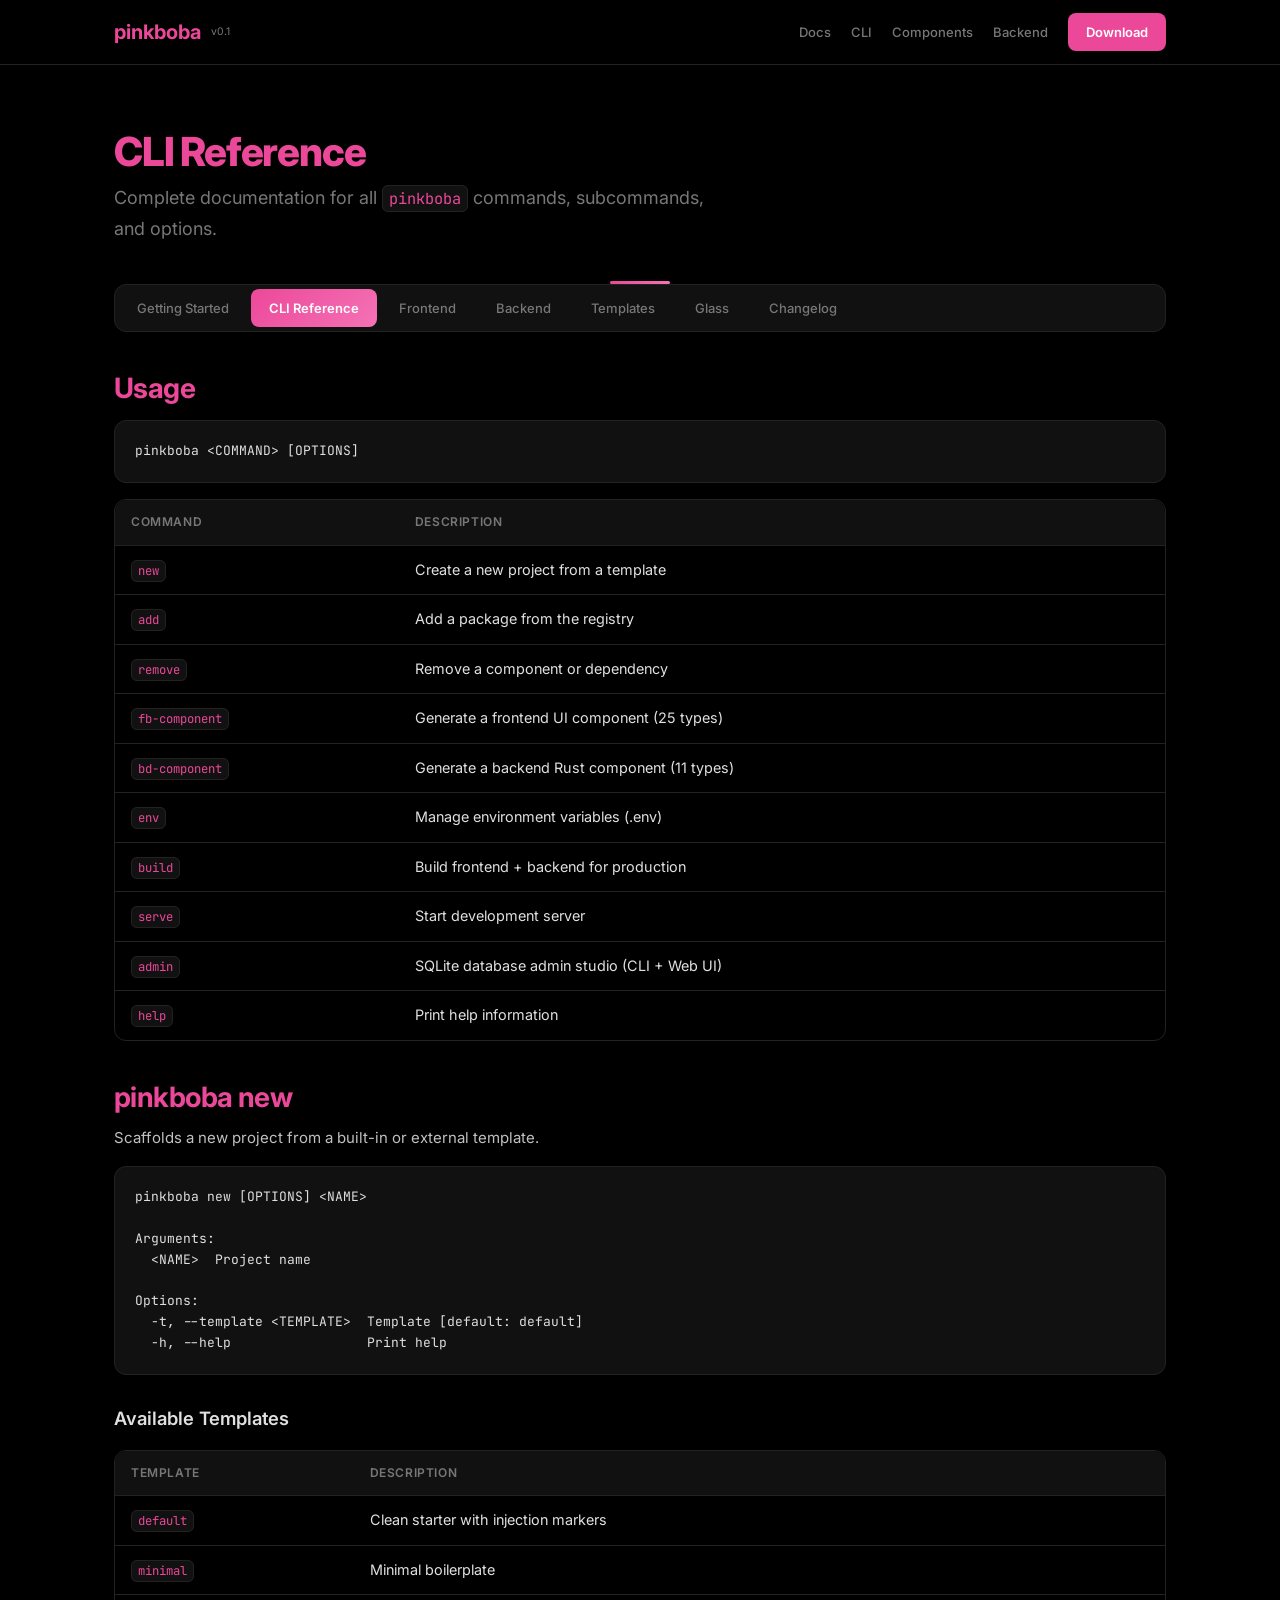
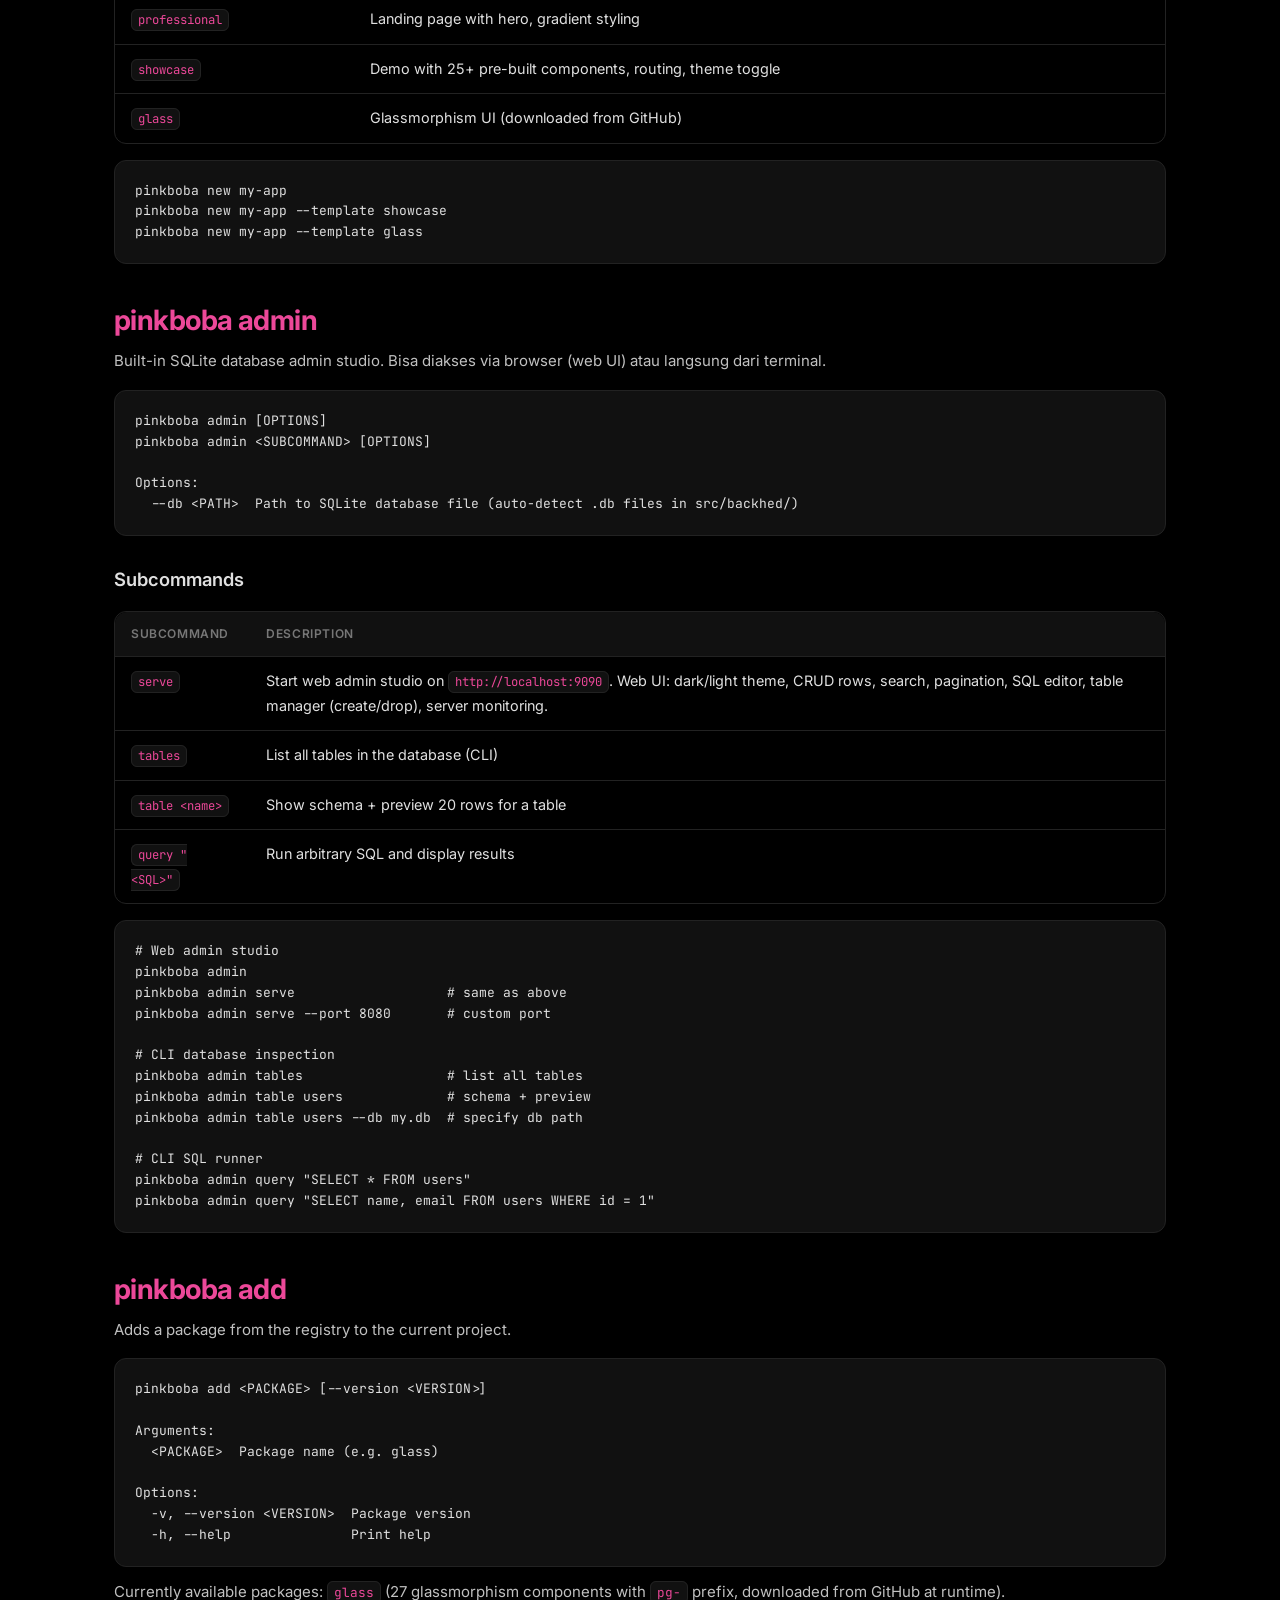
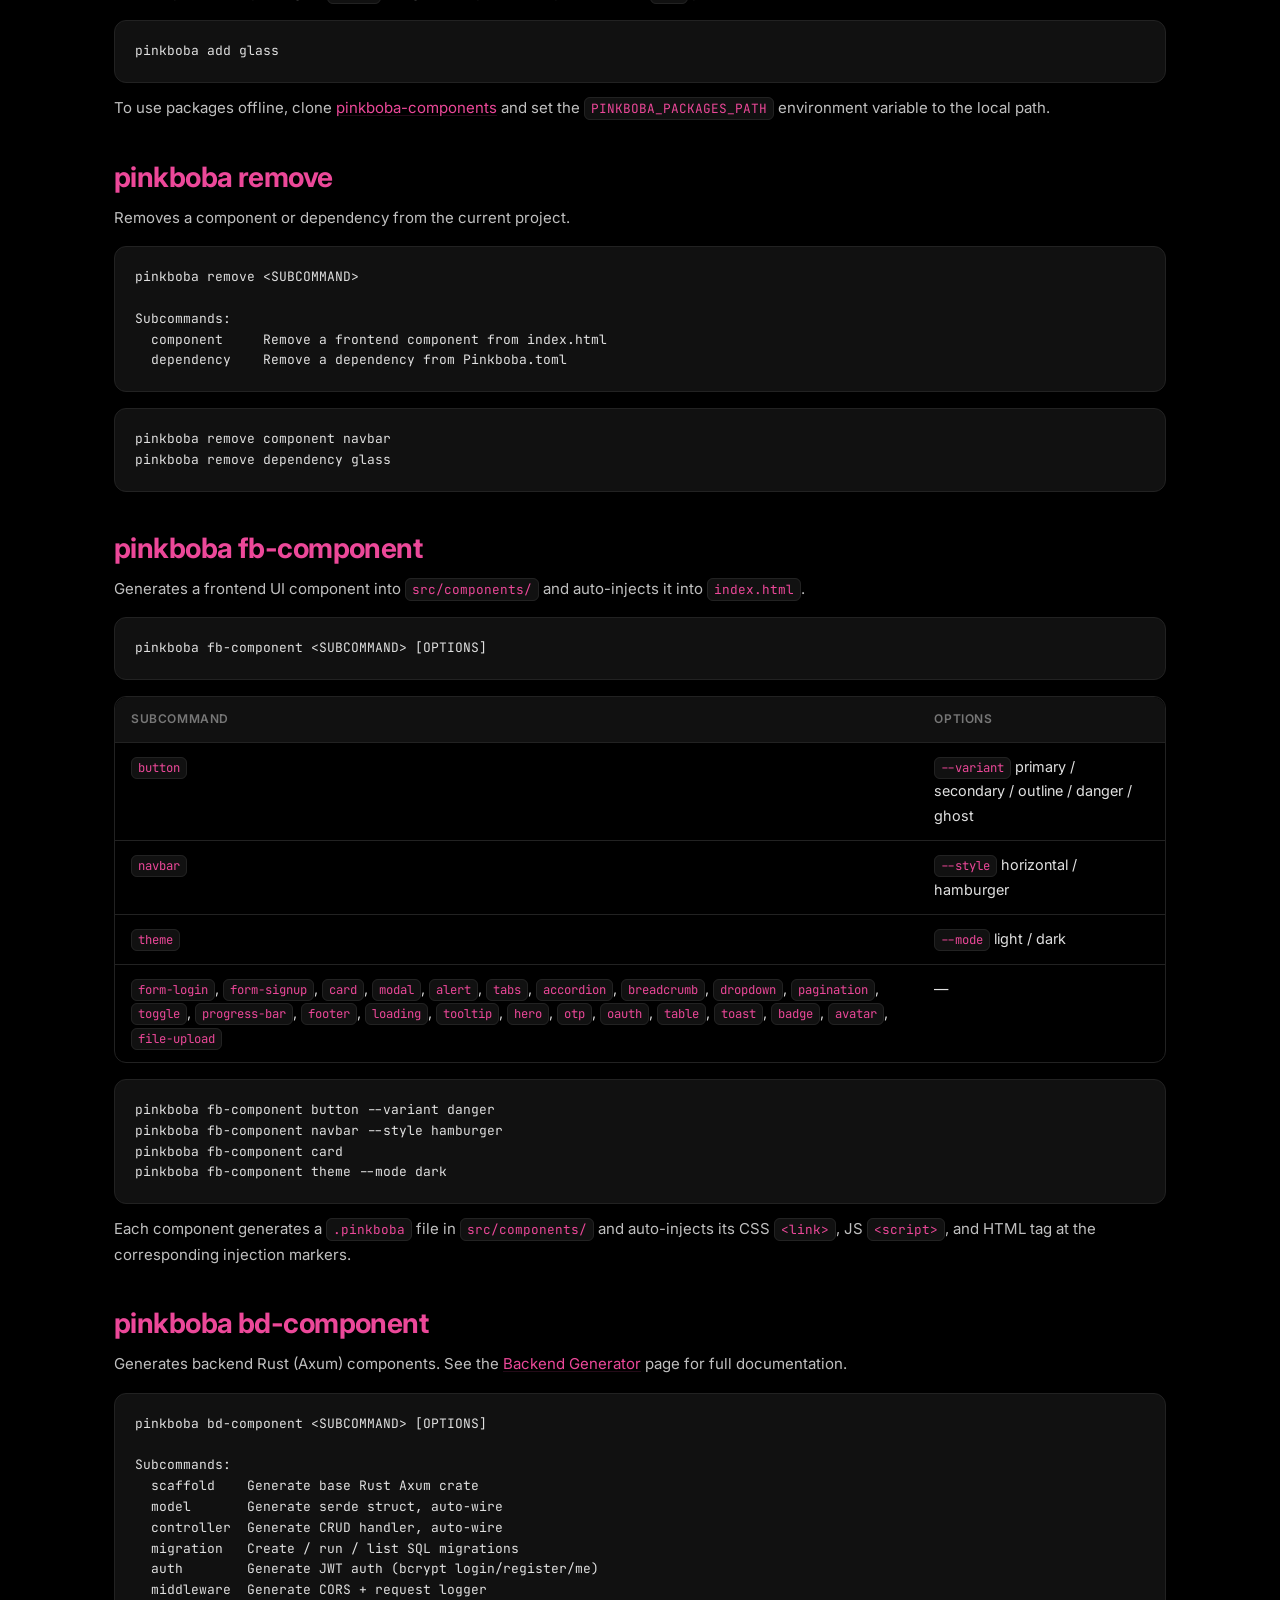
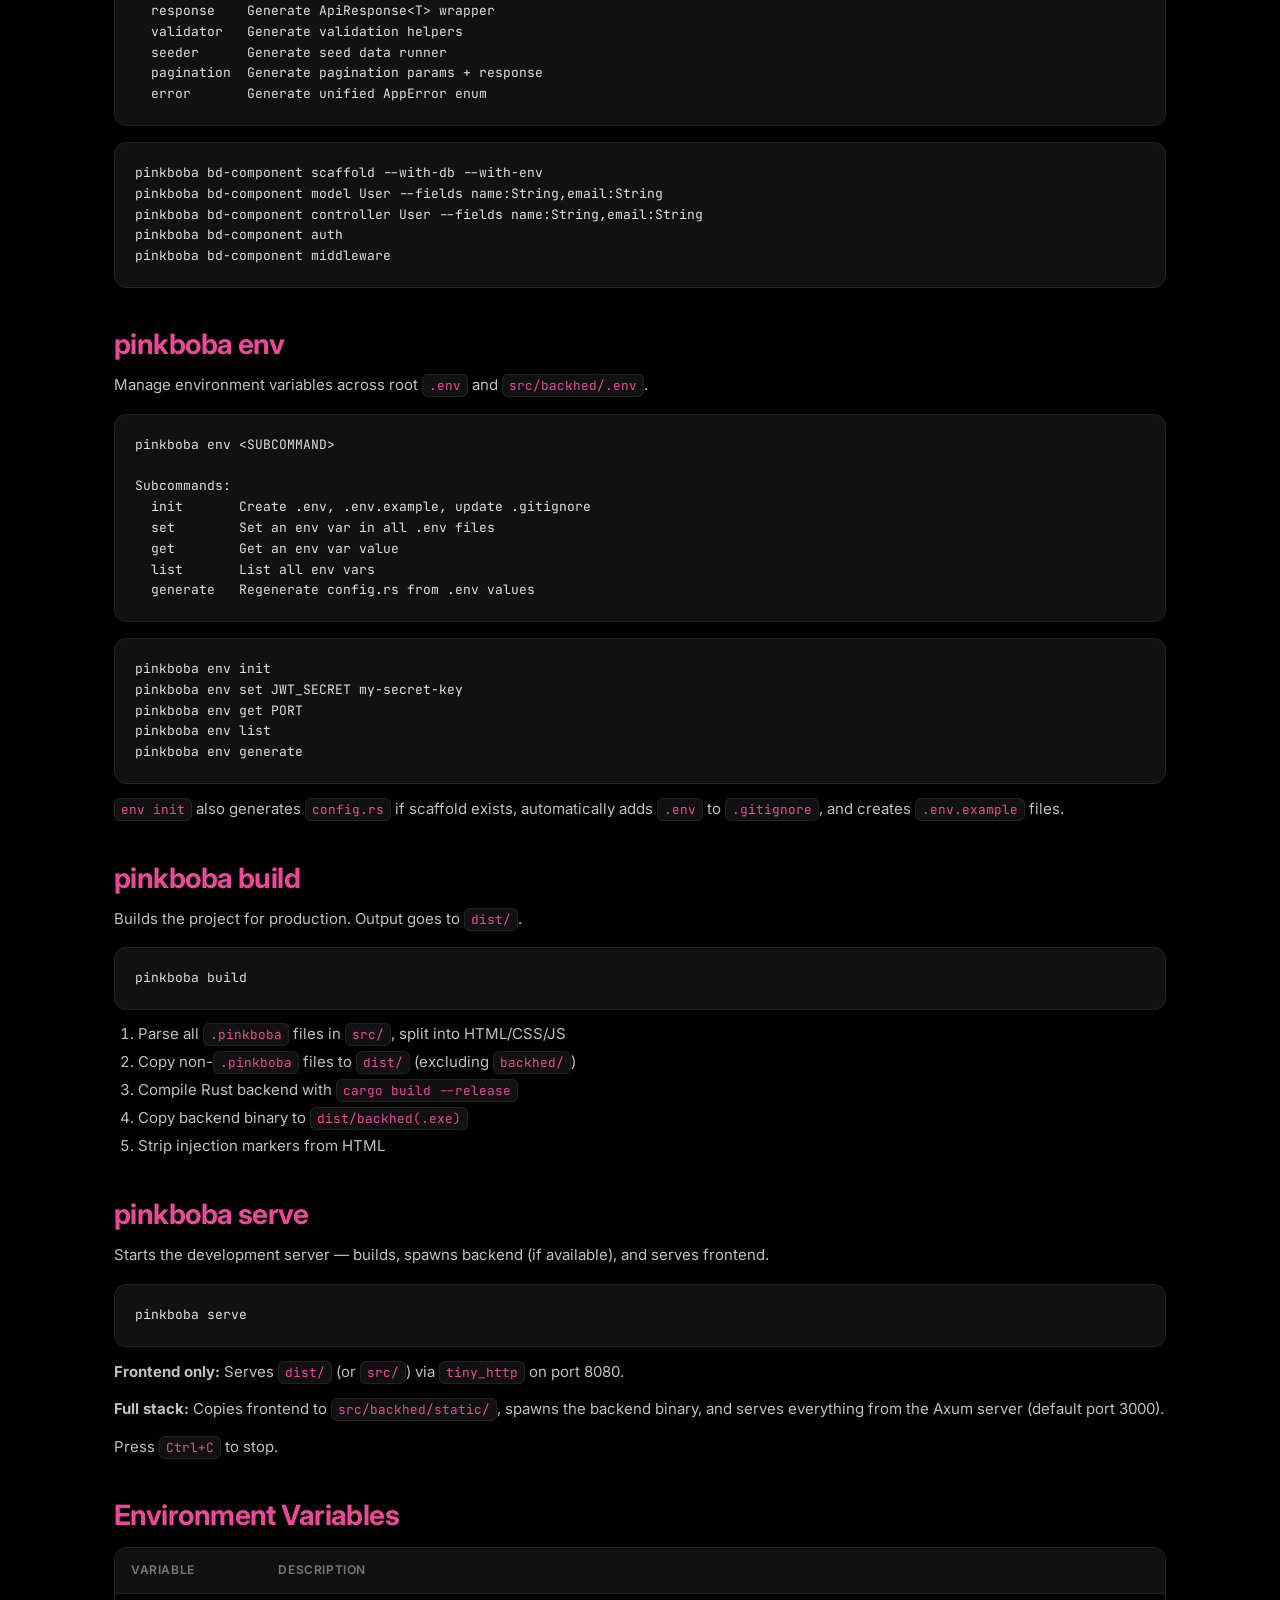
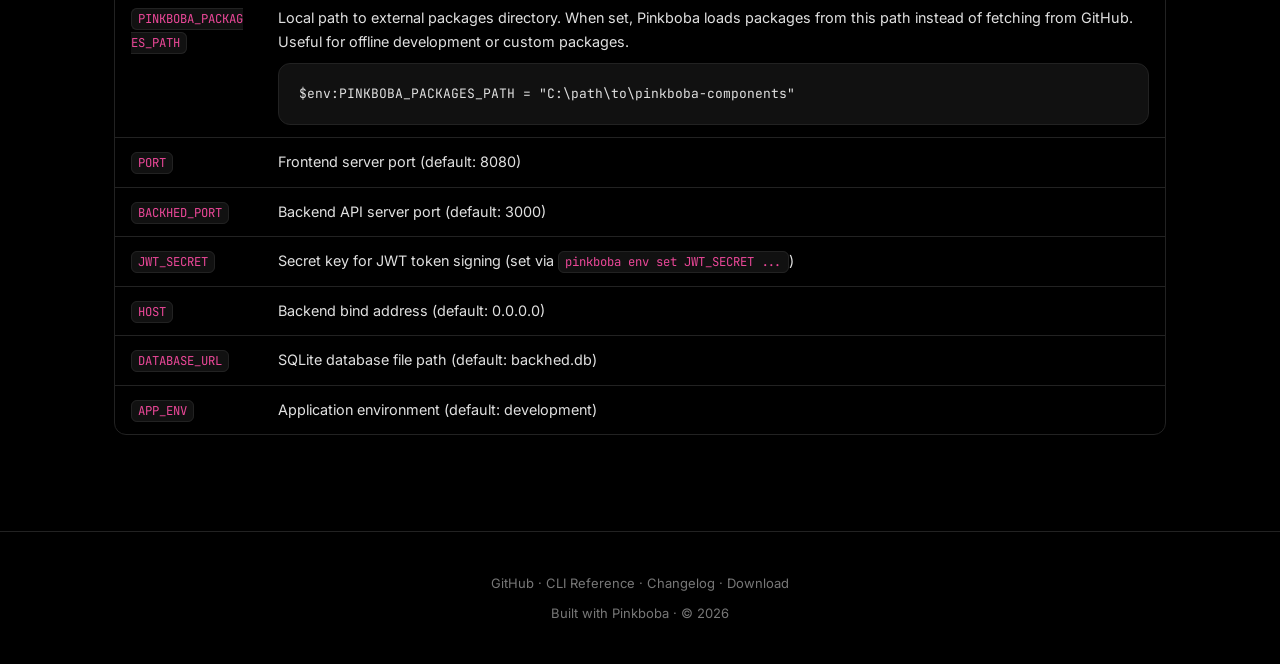
<file: docs/cli.html>
<!DOCTYPE html>
<html lang="en">
<head>
  <meta charset="UTF-8">
  <meta name="viewport" content="width=device-width, initial-scale=1.0">
  <title>CLI Reference — Pinkboba Docs</title>
  <meta name="description" content="Complete Pinkboba CLI command reference — all commands, options, and examples.">
  <link rel="preconnect" href="https://fonts.googleapis.com">
  <link rel="preconnect" href="https://fonts.gstatic.com" crossorigin>
  <link href="https://fonts.googleapis.com/css2?family=Inter:wght@400;500;600;700;800&family=JetBrains+Mono:wght@400;500&display=swap" rel="stylesheet">
  <link rel="stylesheet" href="../css/style.css">
  <link rel="icon" href="data:image/svg+xml,<svg xmlns=%22http://www.w3.org/2000/svg%22 viewBox=%220 0 100 100%22><text y=%22.9em%22 font-size=%2290%22>🌸</text></svg>">
</head>
<body>
  <nav>
    <div class="container">
      <a href="../" class="logo"><span>pinkboba</span><small>v0.1</small></a>
      <div class="nav-links">
        <a href="../docs/getting-started.html">Docs</a>
        <a href="../docs/cli.html" class="active">CLI</a>
        <a href="../docs/components.html">Components</a>
        <a href="../docs/backend.html">Backend</a>
        <a href="../download/" class="btn-nav">Download</a>
      </div>
      <button class="nav-toggle" aria-label="Toggle navigation">&#9776;</button>
    </div>
  </nav>

  <div class="page-header">
    <div class="container">
      <h1>CLI Reference</h1>
      <p>Complete documentation for all <code>pinkboba</code> commands, subcommands, and options.</p>
    </div>
  </div>

  <section class="section" style="padding-top:0">
    <div class="container">
      <div class="docs-nav">
        <a href="../docs/getting-started.html">Getting Started</a>
        <a href="../docs/cli.html" class="active">CLI Reference</a>
        <a href="../docs/components.html">Frontend</a>
        <a href="../docs/backend.html">Backend</a>
        <a href="../docs/templates.html">Templates</a>
        <a href="../docs/glass.html">Glass</a>
        <a href="../docs/changelog.html">Changelog</a>
      </div>

      <div class="content">
        <h2>Usage</h2>
        <pre><code>pinkboba &lt;COMMAND&gt; [OPTIONS]</code></pre>

        <div class="table-wrap">
          <table>
            <thead>
              <tr><th>Command</th><th>Description</th></tr>
            </thead>
            <tbody>
              <tr><td><code>new</code></td><td>Create a new project from a template</td></tr>
              <tr><td><code>add</code></td><td>Add a package from the registry</td></tr>
              <tr><td><code>remove</code></td><td>Remove a component or dependency</td></tr>
              <tr><td><code>fb-component</code></td><td>Generate a frontend UI component (25 types)</td></tr>
              <tr><td><code>bd-component</code></td><td>Generate a backend Rust component (11 types)</td></tr>
              <tr><td><code>env</code></td><td>Manage environment variables (.env)</td></tr>
              <tr><td><code>build</code></td><td>Build frontend + backend for production</td></tr>
              <tr><td><code>serve</code></td><td>Start development server</td></tr>
              <tr><td><code>admin</code></td><td>SQLite database admin studio (CLI + Web UI)</td></tr>
              <tr><td><code>help</code></td><td>Print help information</td></tr>
            </tbody>
          </table>
        </div>

        <h2>pinkboba new</h2>
        <p>Scaffolds a new project from a built-in or external template.</p>
        <pre><code>pinkboba new [OPTIONS] &lt;NAME&gt;

Arguments:
  &lt;NAME&gt;  Project name

Options:
  -t, --template &lt;TEMPLATE&gt;  Template [default: default]
  -h, --help                 Print help</code></pre>

        <h3>Available Templates</h3>
        <div class="table-wrap">
          <table>
            <thead>
              <tr><th>Template</th><th>Description</th></tr>
            </thead>
            <tbody>
              <tr><td><code>default</code></td><td>Clean starter with injection markers</td></tr>
              <tr><td><code>minimal</code></td><td>Minimal boilerplate</td></tr>
              <tr><td><code>professional</code></td><td>Landing page with hero, gradient styling</td></tr>
              <tr><td><code>showcase</code></td><td>Demo with 25+ pre-built components, routing, theme toggle</td></tr>
              <tr><td><code>glass</code></td><td>Glassmorphism UI (downloaded from GitHub)</td></tr>
            </tbody>
          </table>
        </div>

        <pre><code>pinkboba new my-app
pinkboba new my-app --template showcase
pinkboba new my-app --template glass</code></pre>

        <h2>pinkboba admin</h2>
        <p>Built-in SQLite database admin studio. Bisa diakses via browser (web UI) atau langsung dari terminal.</p>
        <pre><code>pinkboba admin [OPTIONS]
pinkboba admin &lt;SUBCOMMAND&gt; [OPTIONS]

Options:
  --db &lt;PATH&gt;  Path to SQLite database file (auto-detect .db files in src/backhed/)</code></pre>

        <h3>Subcommands</h3>
        <div class="table-wrap">
          <table>
            <thead>
              <tr><th>Subcommand</th><th>Description</th></tr>
            </thead>
            <tbody>
              <tr><td><code>serve</code></td><td>Start web admin studio on <code>http://localhost:9090</code>. Web UI: dark/light theme, CRUD rows, search, pagination, SQL editor, table manager (create/drop), server monitoring.</td></tr>
              <tr><td><code>tables</code></td><td>List all tables in the database (CLI)</td></tr>
              <tr><td><code>table &lt;name&gt;</code></td><td>Show schema + preview 20 rows for a table</td></tr>
              <tr><td><code>query "&lt;SQL&gt;"</code></td><td>Run arbitrary SQL and display results</td></tr>
            </tbody>
          </table>
        </div>

        <pre><code># Web admin studio
pinkboba admin
pinkboba admin serve                   # same as above
pinkboba admin serve --port 8080       # custom port

# CLI database inspection
pinkboba admin tables                  # list all tables
pinkboba admin table users             # schema + preview
pinkboba admin table users --db my.db  # specify db path

# CLI SQL runner
pinkboba admin query "SELECT * FROM users"
pinkboba admin query "SELECT name, email FROM users WHERE id = 1"</code></pre>

        <h2>pinkboba add</h2>
        <p>Adds a package from the registry to the current project.</p>
        <pre><code>pinkboba add &lt;PACKAGE&gt; [--version &lt;VERSION&gt;]

Arguments:
  &lt;PACKAGE&gt;  Package name (e.g. glass)

Options:
  -v, --version &lt;VERSION&gt;  Package version
  -h, --help               Print help</code></pre>
        <p>Currently available packages: <code>glass</code> (27 glassmorphism components with <code>pg-</code> prefix, downloaded from GitHub at runtime).</p>
        <pre><code>pinkboba add glass</code></pre>
        <p>To use packages offline, clone <a href="https://github.com/zulsyam23-dot/pinkboba-components">pinkboba-components</a> and set the <code>PINKBOBA_PACKAGES_PATH</code> environment variable to the local path.</p>

        <h2>pinkboba remove</h2>
        <p>Removes a component or dependency from the current project.</p>
        <pre><code>pinkboba remove &lt;SUBCOMMAND&gt;

Subcommands:
  component     Remove a frontend component from index.html
  dependency    Remove a dependency from Pinkboba.toml</code></pre>
        <pre><code>pinkboba remove component navbar
pinkboba remove dependency glass</code></pre>

        <h2>pinkboba fb-component</h2>
        <p>Generates a frontend UI component into <code>src/components/</code> and auto-injects it into <code>index.html</code>.</p>
        <pre><code>pinkboba fb-component &lt;SUBCOMMAND&gt; [OPTIONS]</code></pre>

        <div class="table-wrap">
          <table>
            <thead>
              <tr><th>Subcommand</th><th>Options</th></tr>
            </thead>
            <tbody>
              <tr><td><code>button</code></td><td><code>--variant</code> primary / secondary / outline / danger / ghost</td></tr>
              <tr><td><code>navbar</code></td><td><code>--style</code> horizontal / hamburger</td></tr>
              <tr><td><code>theme</code></td><td><code>--mode</code> light / dark</td></tr>
              <tr><td><code>form-login</code>, <code>form-signup</code>, <code>card</code>, <code>modal</code>, <code>alert</code>, <code>tabs</code>, <code>accordion</code>, <code>breadcrumb</code>, <code>dropdown</code>, <code>pagination</code>, <code>toggle</code>, <code>progress-bar</code>, <code>footer</code>, <code>loading</code>, <code>tooltip</code>, <code>hero</code>, <code>otp</code>, <code>oauth</code>, <code>table</code>, <code>toast</code>, <code>badge</code>, <code>avatar</code>, <code>file-upload</code></td><td>—</td></tr>
            </tbody>
          </table>
        </div>

        <pre><code>pinkboba fb-component button --variant danger
pinkboba fb-component navbar --style hamburger
pinkboba fb-component card
pinkboba fb-component theme --mode dark</code></pre>

        <p>Each component generates a <code>.pinkboba</code> file in <code>src/components/</code> and auto-injects its CSS <code>&lt;link&gt;</code>, JS <code>&lt;script&gt;</code>, and HTML tag at the corresponding injection markers.</p>

        <h2>pinkboba bd-component</h2>
        <p>Generates backend Rust (Axum) components. See the <a href="backend.html">Backend Generator</a> page for full documentation.</p>
        <pre><code>pinkboba bd-component &lt;SUBCOMMAND&gt; [OPTIONS]

Subcommands:
  scaffold    Generate base Rust Axum crate
  model       Generate serde struct, auto-wire
  controller  Generate CRUD handler, auto-wire
  migration   Create / run / list SQL migrations
  auth        Generate JWT auth (bcrypt login/register/me)
  middleware  Generate CORS + request logger
  response    Generate ApiResponse&lt;T&gt; wrapper
  validator   Generate validation helpers
  seeder      Generate seed data runner
  pagination  Generate pagination params + response
  error       Generate unified AppError enum</code></pre>

        <pre><code>pinkboba bd-component scaffold --with-db --with-env
pinkboba bd-component model User --fields name:String,email:String
pinkboba bd-component controller User --fields name:String,email:String
pinkboba bd-component auth
pinkboba bd-component middleware</code></pre>

        <h2>pinkboba env</h2>
        <p>Manage environment variables across root <code>.env</code> and <code>src/backhed/.env</code>.</p>
        <pre><code>pinkboba env &lt;SUBCOMMAND&gt;

Subcommands:
  init       Create .env, .env.example, update .gitignore
  set        Set an env var in all .env files
  get        Get an env var value
  list       List all env vars
  generate   Regenerate config.rs from .env values</code></pre>

        <pre><code>pinkboba env init
pinkboba env set JWT_SECRET my-secret-key
pinkboba env get PORT
pinkboba env list
pinkboba env generate</code></pre>
        <p><code>env init</code> also generates <code>config.rs</code> if scaffold exists, automatically adds <code>.env</code> to <code>.gitignore</code>, and creates <code>.env.example</code> files.</p>

        <h2>pinkboba build</h2>
        <p>Builds the project for production. Output goes to <code>dist/</code>.</p>
        <pre><code>pinkboba build</code></pre>
        <ol>
          <li>Parse all <code>.pinkboba</code> files in <code>src/</code>, split into HTML/CSS/JS</li>
          <li>Copy non-<code>.pinkboba</code> files to <code>dist/</code> (excluding <code>backhed/</code>)</li>
          <li>Compile Rust backend with <code>cargo build --release</code></li>
          <li>Copy backend binary to <code>dist/backhed(.exe)</code></li>
          <li>Strip injection markers from HTML</li>
        </ol>

        <h2>pinkboba serve</h2>
        <p>Starts the development server — builds, spawns backend (if available), and serves frontend.</p>
        <pre><code>pinkboba serve</code></pre>
        <p><strong>Frontend only:</strong> Serves <code>dist/</code> (or <code>src/</code>) via <code>tiny_http</code> on port 8080.</p>
        <p><strong>Full stack:</strong> Copies frontend to <code>src/backhed/static/</code>, spawns the backend binary, and serves everything from the Axum server (default port 3000).</p>
        <p>Press <code>Ctrl+C</code> to stop.</p>

        <h2>Environment Variables</h2>
        <div class="table-wrap">
          <table>
            <thead>
              <tr><th>Variable</th><th>Description</th></tr>
            </thead>
            <tbody>
              <tr>
                <td><code>PINKBOBA_PACKAGES_PATH</code></td>
                <td>
                  Local path to external packages directory. When set, Pinkboba loads packages from this path instead of fetching from GitHub. Useful for offline development or custom packages.
                  <pre style="margin:8px 0 0"><code>$env:PINKBOBA_PACKAGES_PATH = "C:\path\to\pinkboba-components"</code></pre>
                </td>
              </tr>
              <tr>
                <td><code>PORT</code></td>
                <td>Frontend server port (default: 8080)</td>
              </tr>
              <tr>
                <td><code>BACKHED_PORT</code></td>
                <td>Backend API server port (default: 3000)</td>
              </tr>
              <tr>
                <td><code>JWT_SECRET</code></td>
                <td>Secret key for JWT token signing (set via <code>pinkboba env set JWT_SECRET ...</code>)</td>
              </tr>
              <tr>
                <td><code>HOST</code></td>
                <td>Backend bind address (default: 0.0.0.0)</td>
              </tr>
              <tr>
                <td><code>DATABASE_URL</code></td>
                <td>SQLite database file path (default: backhed.db)</td>
              </tr>
              <tr>
                <td><code>APP_ENV</code></td>
                <td>Application environment (default: development)</td>
              </tr>
            </tbody>
          </table>
        </div>
      </div>
    </div>
  </section>

  <footer>
    <div class="container">
      <p><a href="https://github.com/zulsyam23-dot/pinkboba">GitHub</a> &middot; <a href="../docs/cli.html">CLI Reference</a> &middot; <a href="../docs/changelog.html">Changelog</a> &middot; <a href="../download/">Download</a></p>
      <p style="margin-top:8px">Built with Pinkboba &middot; &copy; 2026</p>
    </div>
  </footer>

  <script src="../js/main.js"></script>
</body>
</html>
</file>
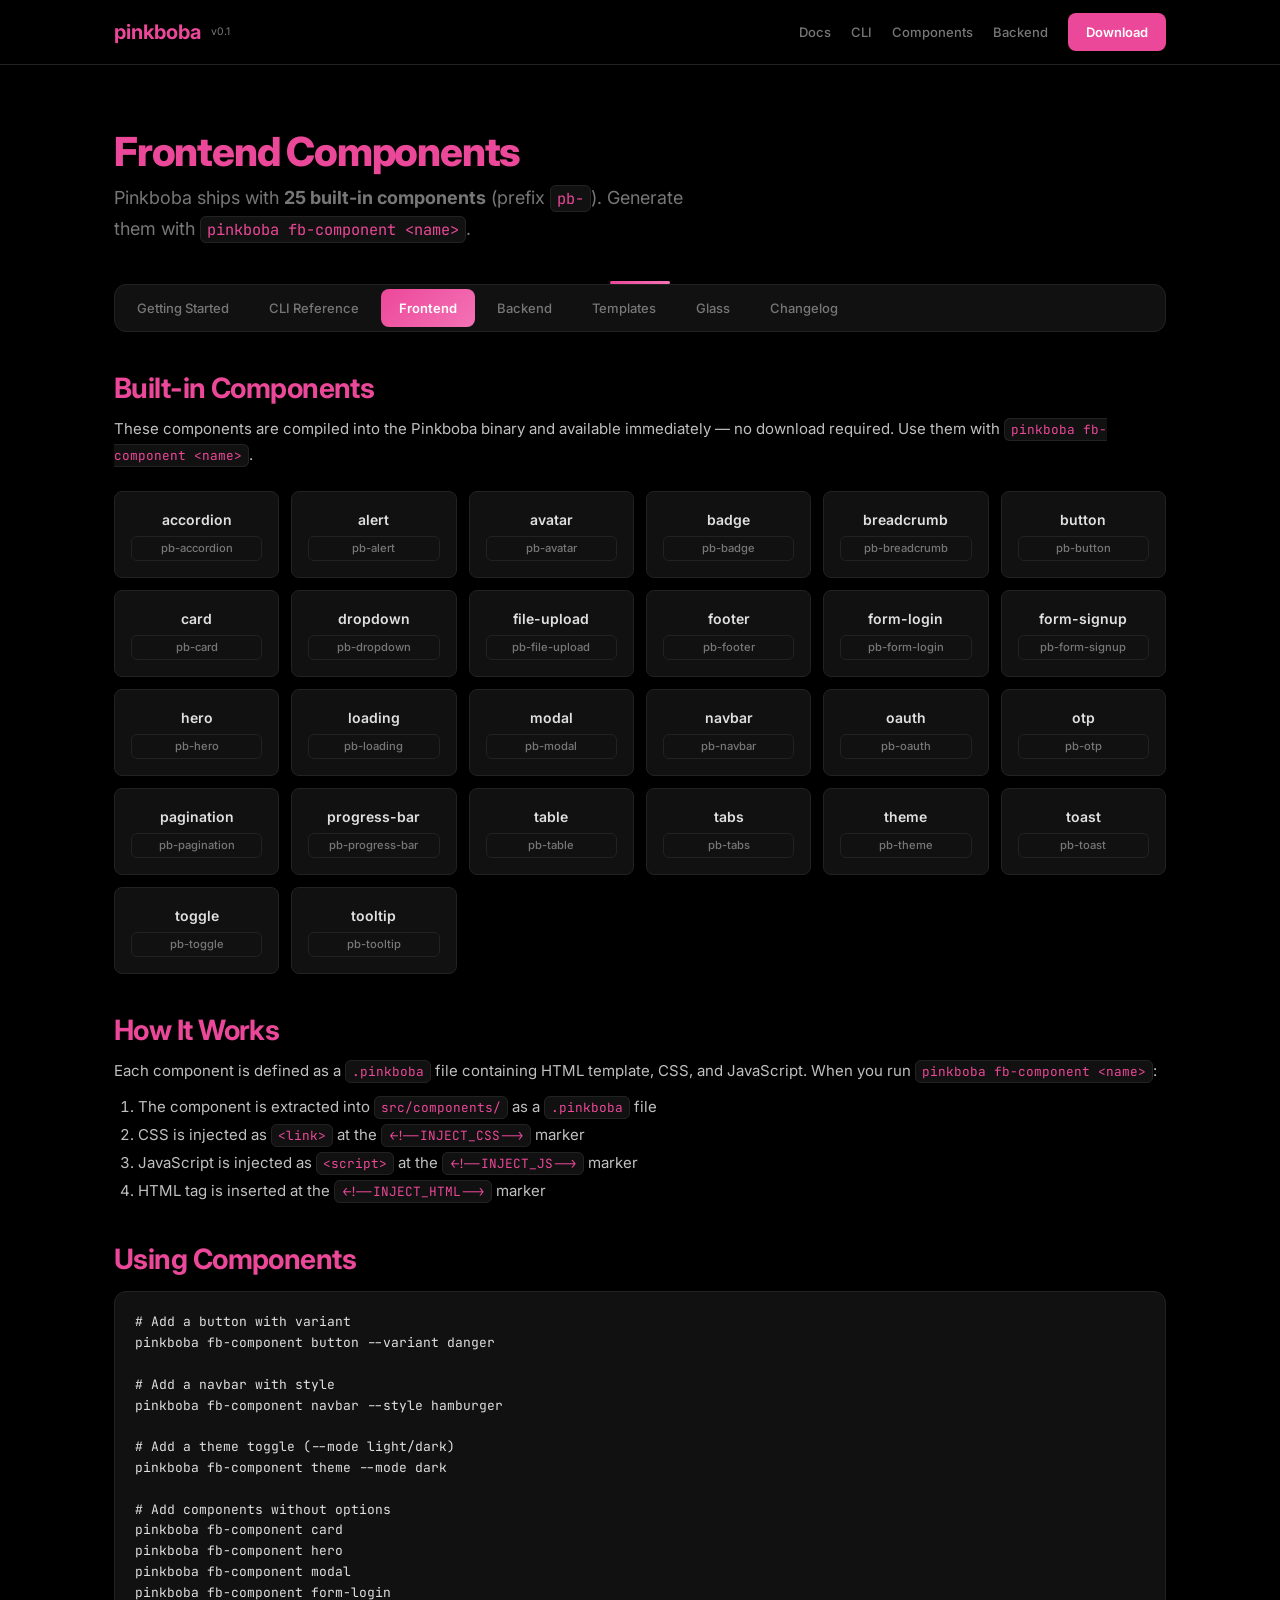
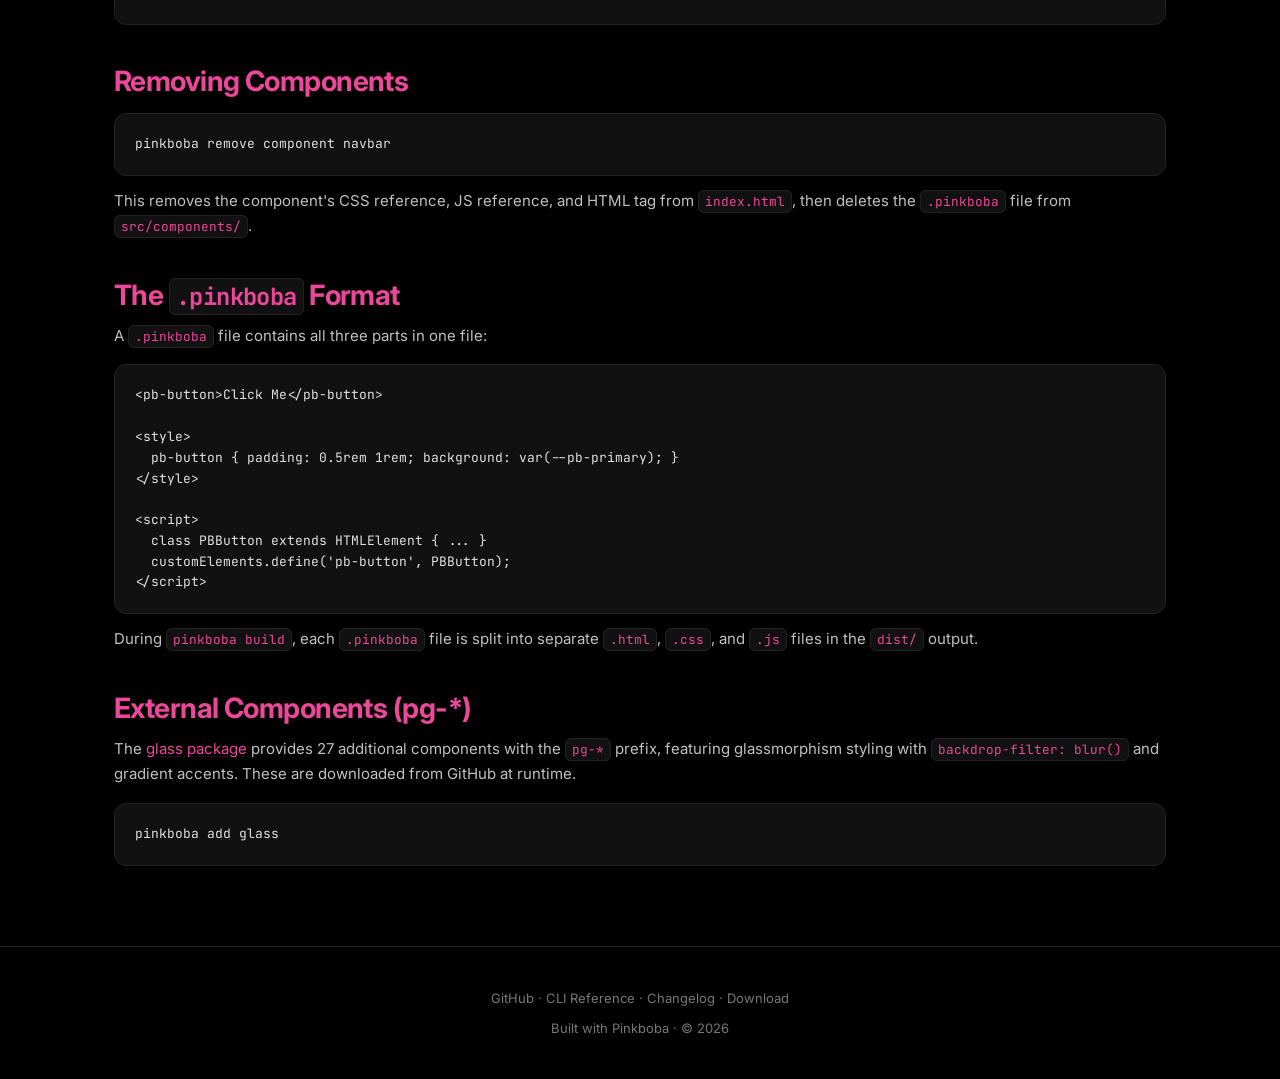
<file: docs/components.html>
<!DOCTYPE html>
<html lang="en">
<head>
  <meta charset="UTF-8">
  <meta name="viewport" content="width=device-width, initial-scale=1.0">
  <title>Frontend Components — Pinkboba Docs</title>
  <meta name="description" content="Complete reference for all Pinkboba 25 built-in frontend UI components.">
  <link rel="preconnect" href="https://fonts.googleapis.com">
  <link rel="preconnect" href="https://fonts.gstatic.com" crossorigin>
  <link href="https://fonts.googleapis.com/css2?family=Inter:wght@400;500;600;700;800&family=JetBrains+Mono:wght@400;500&display=swap" rel="stylesheet">
  <link rel="stylesheet" href="../css/style.css">
  <link rel="icon" href="data:image/svg+xml,<svg xmlns=%22http://www.w3.org/2000/svg%22 viewBox=%220 0 100 100%22><text y=%22.9em%22 font-size=%2290%22>🌸</text></svg>">
</head>
<body>
  <nav>
    <div class="container">
      <a href="../" class="logo"><span>pinkboba</span><small>v0.1</small></a>
      <div class="nav-links">
        <a href="../docs/getting-started.html">Docs</a>
        <a href="../docs/cli.html">CLI</a>
        <a href="../docs/components.html" class="active">Components</a>
        <a href="../docs/backend.html">Backend</a>
        <a href="../download/" class="btn-nav">Download</a>
      </div>
      <button class="nav-toggle" aria-label="Toggle navigation">&#9776;</button>
    </div>
  </nav>

  <div class="page-header">
    <div class="container">
      <h1>Frontend Components</h1>
      <p>Pinkboba ships with <strong>25 built-in components</strong> (prefix <code>pb-</code>). Generate them with <code>pinkboba fb-component &lt;name&gt;</code>.</p>
    </div>
  </div>

  <section class="section" style="padding-top:0">
    <div class="container">
      <div class="docs-nav">
        <a href="../docs/getting-started.html">Getting Started</a>
        <a href="../docs/cli.html">CLI Reference</a>
        <a href="../docs/components.html" class="active">Frontend</a>
        <a href="../docs/backend.html">Backend</a>
        <a href="../docs/templates.html">Templates</a>
        <a href="../docs/glass.html">Glass</a>
        <a href="../docs/changelog.html">Changelog</a>
      </div>

      <div class="content">
        <h2>Built-in Components</h2>
        <p>These components are compiled into the Pinkboba binary and available immediately — no download required. Use them with <code>pinkboba fb-component &lt;name&gt;</code>.</p>

        <div class="comp-grid" style="margin:24px 0">
          <div class="glass comp-item"><strong>accordion</strong><span class="tag">pb-accordion</span></div>
          <div class="glass comp-item"><strong>alert</strong><span class="tag">pb-alert</span></div>
          <div class="glass comp-item"><strong>avatar</strong><span class="tag">pb-avatar</span></div>
          <div class="glass comp-item"><strong>badge</strong><span class="tag">pb-badge</span></div>
          <div class="glass comp-item"><strong>breadcrumb</strong><span class="tag">pb-breadcrumb</span></div>
          <div class="glass comp-item"><strong>button</strong><span class="tag">pb-button</span></div>
          <div class="glass comp-item"><strong>card</strong><span class="tag">pb-card</span></div>
          <div class="glass comp-item"><strong>dropdown</strong><span class="tag">pb-dropdown</span></div>
          <div class="glass comp-item"><strong>file-upload</strong><span class="tag">pb-file-upload</span></div>
          <div class="glass comp-item"><strong>footer</strong><span class="tag">pb-footer</span></div>
          <div class="glass comp-item"><strong>form-login</strong><span class="tag">pb-form-login</span></div>
          <div class="glass comp-item"><strong>form-signup</strong><span class="tag">pb-form-signup</span></div>
          <div class="glass comp-item"><strong>hero</strong><span class="tag">pb-hero</span></div>
          <div class="glass comp-item"><strong>loading</strong><span class="tag">pb-loading</span></div>
          <div class="glass comp-item"><strong>modal</strong><span class="tag">pb-modal</span></div>
          <div class="glass comp-item"><strong>navbar</strong><span class="tag">pb-navbar</span></div>
          <div class="glass comp-item"><strong>oauth</strong><span class="tag">pb-oauth</span></div>
          <div class="glass comp-item"><strong>otp</strong><span class="tag">pb-otp</span></div>
          <div class="glass comp-item"><strong>pagination</strong><span class="tag">pb-pagination</span></div>
          <div class="glass comp-item"><strong>progress-bar</strong><span class="tag">pb-progress-bar</span></div>
          <div class="glass comp-item"><strong>table</strong><span class="tag">pb-table</span></div>
          <div class="glass comp-item"><strong>tabs</strong><span class="tag">pb-tabs</span></div>
          <div class="glass comp-item"><strong>theme</strong><span class="tag">pb-theme</span></div>
          <div class="glass comp-item"><strong>toast</strong><span class="tag">pb-toast</span></div>
          <div class="glass comp-item"><strong>toggle</strong><span class="tag">pb-toggle</span></div>
          <div class="glass comp-item"><strong>tooltip</strong><span class="tag">pb-tooltip</span></div>
        </div>

        <h2>How It Works</h2>
        <p>Each component is defined as a <code>.pinkboba</code> file containing HTML template, CSS, and JavaScript. When you run <code>pinkboba fb-component &lt;name&gt;</code>:</p>
        <ol>
          <li>The component is extracted into <code>src/components/</code> as a <code>.pinkboba</code> file</li>
          <li>CSS is injected as <code>&lt;link&gt;</code> at the <code>&lt;!--INJECT_CSS--&gt;</code> marker</li>
          <li>JavaScript is injected as <code>&lt;script&gt;</code> at the <code>&lt;!--INJECT_JS--&gt;</code> marker</li>
          <li>HTML tag is inserted at the <code>&lt;!--INJECT_HTML--&gt;</code> marker</li>
        </ol>

        <h2>Using Components</h2>
        <pre><code># Add a button with variant
pinkboba fb-component button --variant danger

# Add a navbar with style
pinkboba fb-component navbar --style hamburger

# Add a theme toggle (--mode light/dark)
pinkboba fb-component theme --mode dark

# Add components without options
pinkboba fb-component card
pinkboba fb-component hero
pinkboba fb-component modal
pinkboba fb-component form-login</code></pre>

        <h2>Removing Components</h2>
        <pre><code>pinkboba remove component navbar</code></pre>
        <p>This removes the component's CSS reference, JS reference, and HTML tag from <code>index.html</code>, then deletes the <code>.pinkboba</code> file from <code>src/components/</code>.</p>

        <h2>The <code>.pinkboba</code> Format</h2>
        <p>A <code>.pinkboba</code> file contains all three parts in one file:</p>
        <pre><code>&lt;pb-button&gt;Click Me&lt;/pb-button&gt;

&lt;style&gt;
  pb-button { padding: 0.5rem 1rem; background: var(--pb-primary); }
&lt;/style&gt;

&lt;script&gt;
  class PBButton extends HTMLElement { ... }
  customElements.define('pb-button', PBButton);
&lt;/script&gt;</code></pre>
        <p>During <code>pinkboba build</code>, each <code>.pinkboba</code> file is split into separate <code>.html</code>, <code>.css</code>, and <code>.js</code> files in the <code>dist/</code> output.</p>

        <h2>External Components (pg-*)</h2>
        <p>The <a href="../docs/glass.html">glass package</a> provides 27 additional components with the <code>pg-*</code> prefix, featuring glassmorphism styling with <code>backdrop-filter: blur()</code> and gradient accents. These are downloaded from GitHub at runtime.</p>
        <pre><code>pinkboba add glass</code></pre>
      </div>
    </div>
  </section>

  <footer>
    <div class="container">
      <p><a href="https://github.com/zulsyam23-dot/pinkboba">GitHub</a> &middot; <a href="../docs/cli.html">CLI Reference</a> &middot; <a href="../docs/changelog.html">Changelog</a> &middot; <a href="../download/">Download</a></p>
      <p style="margin-top:8px">Built with Pinkboba &middot; &copy; 2026</p>
    </div>
  </footer>

  <script src="../js/main.js"></script>
</body>
</html>
</file>
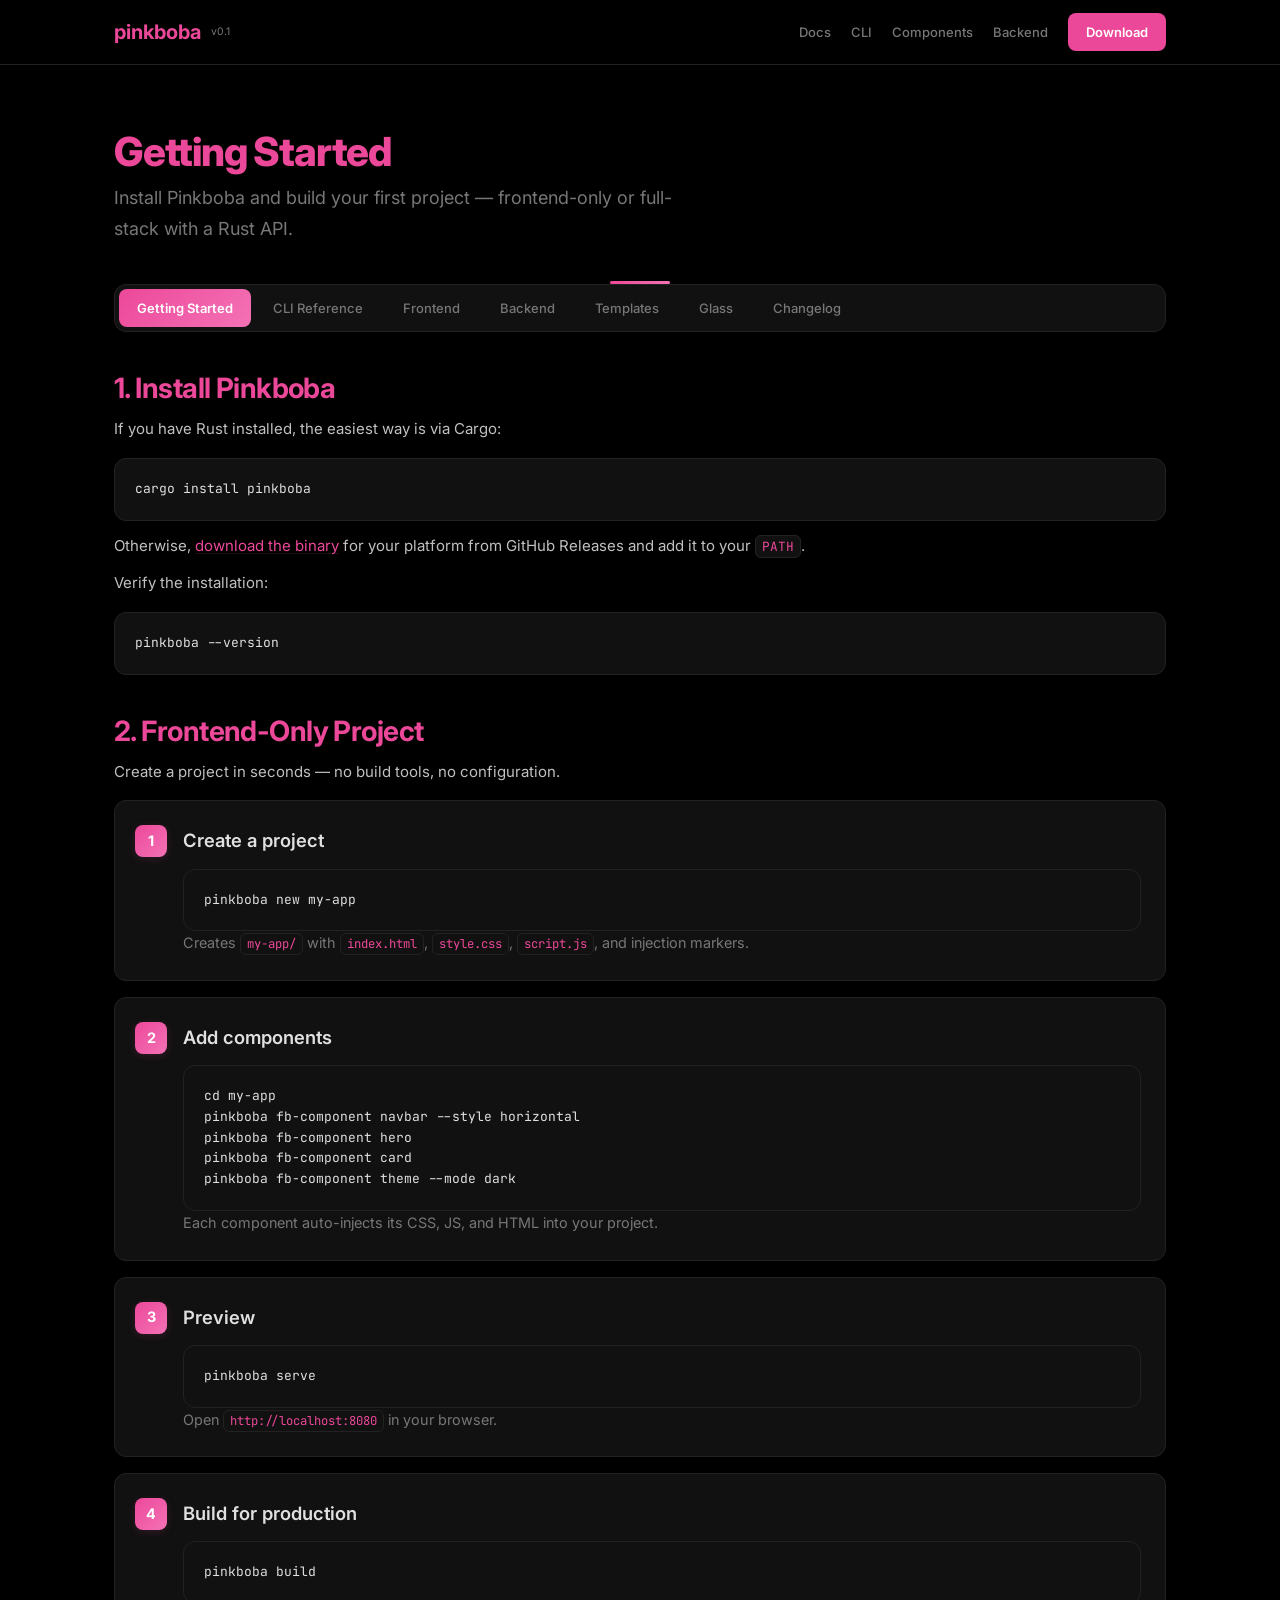
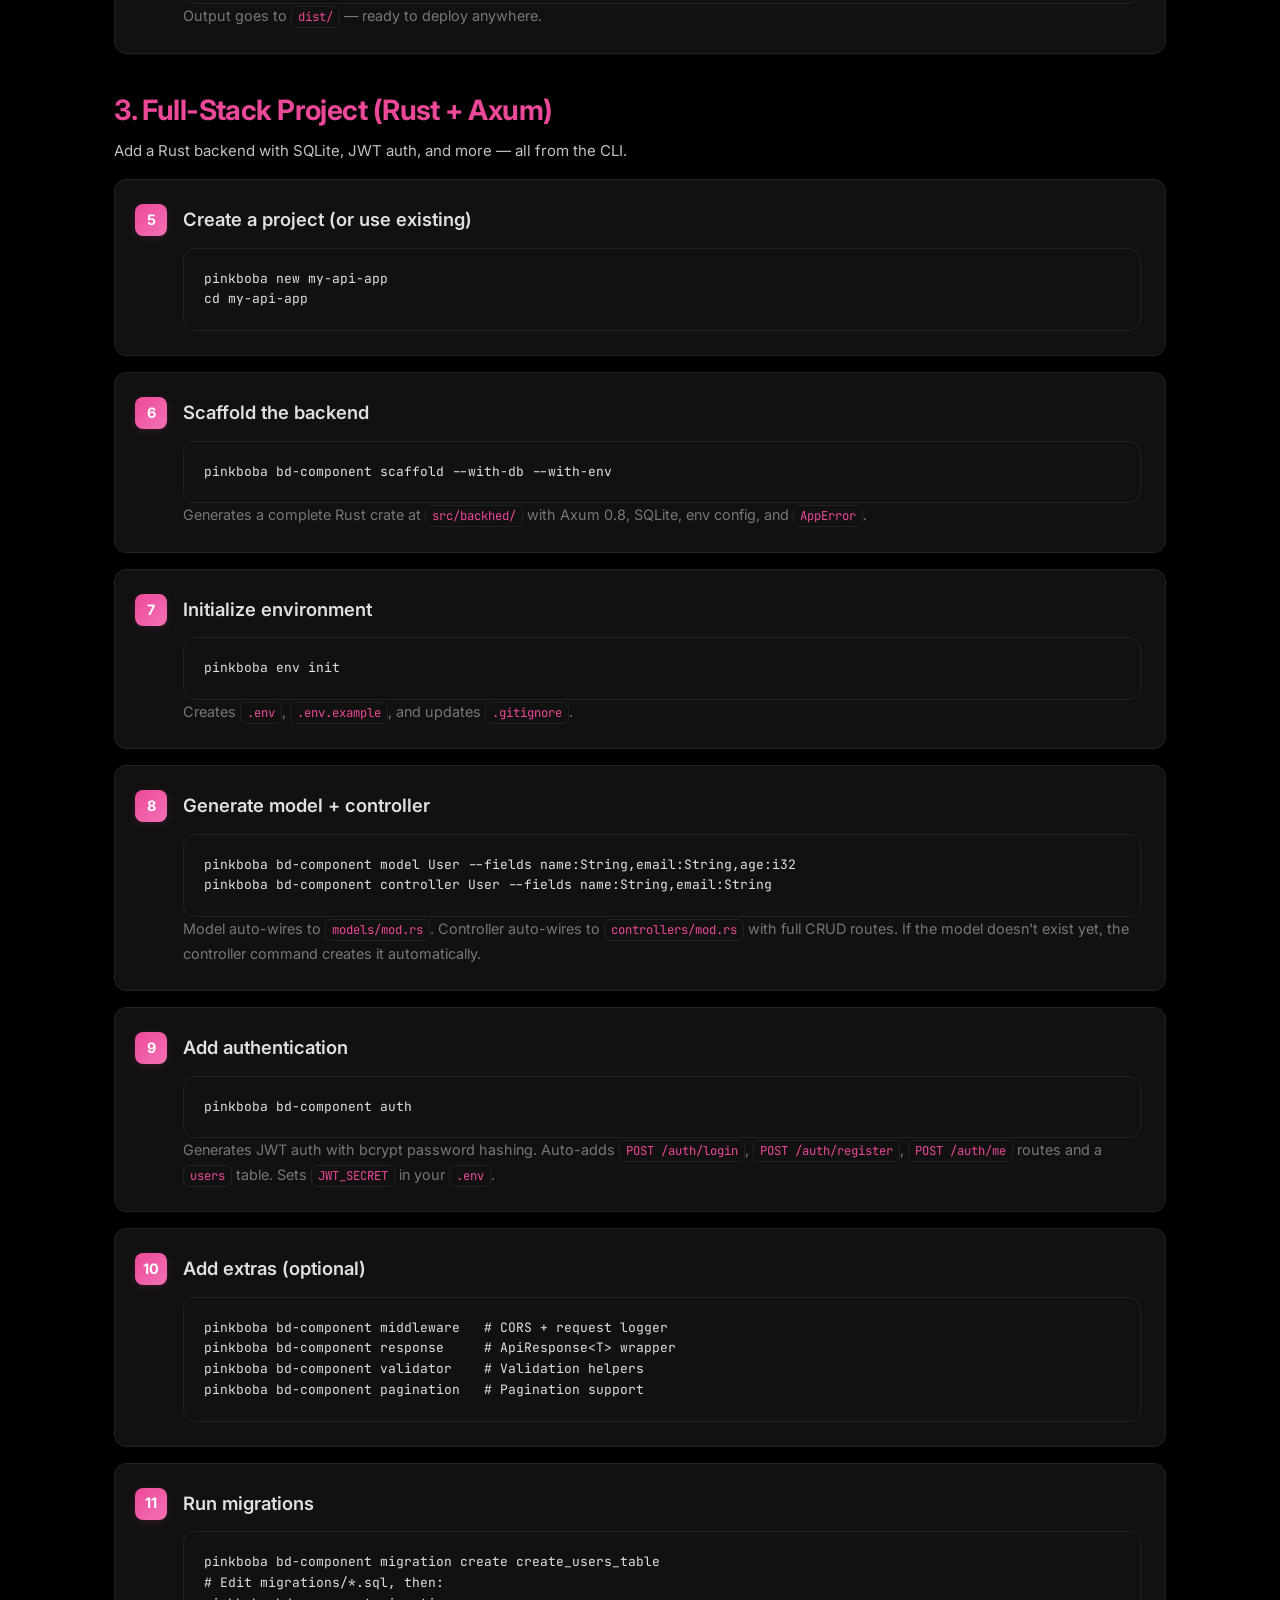
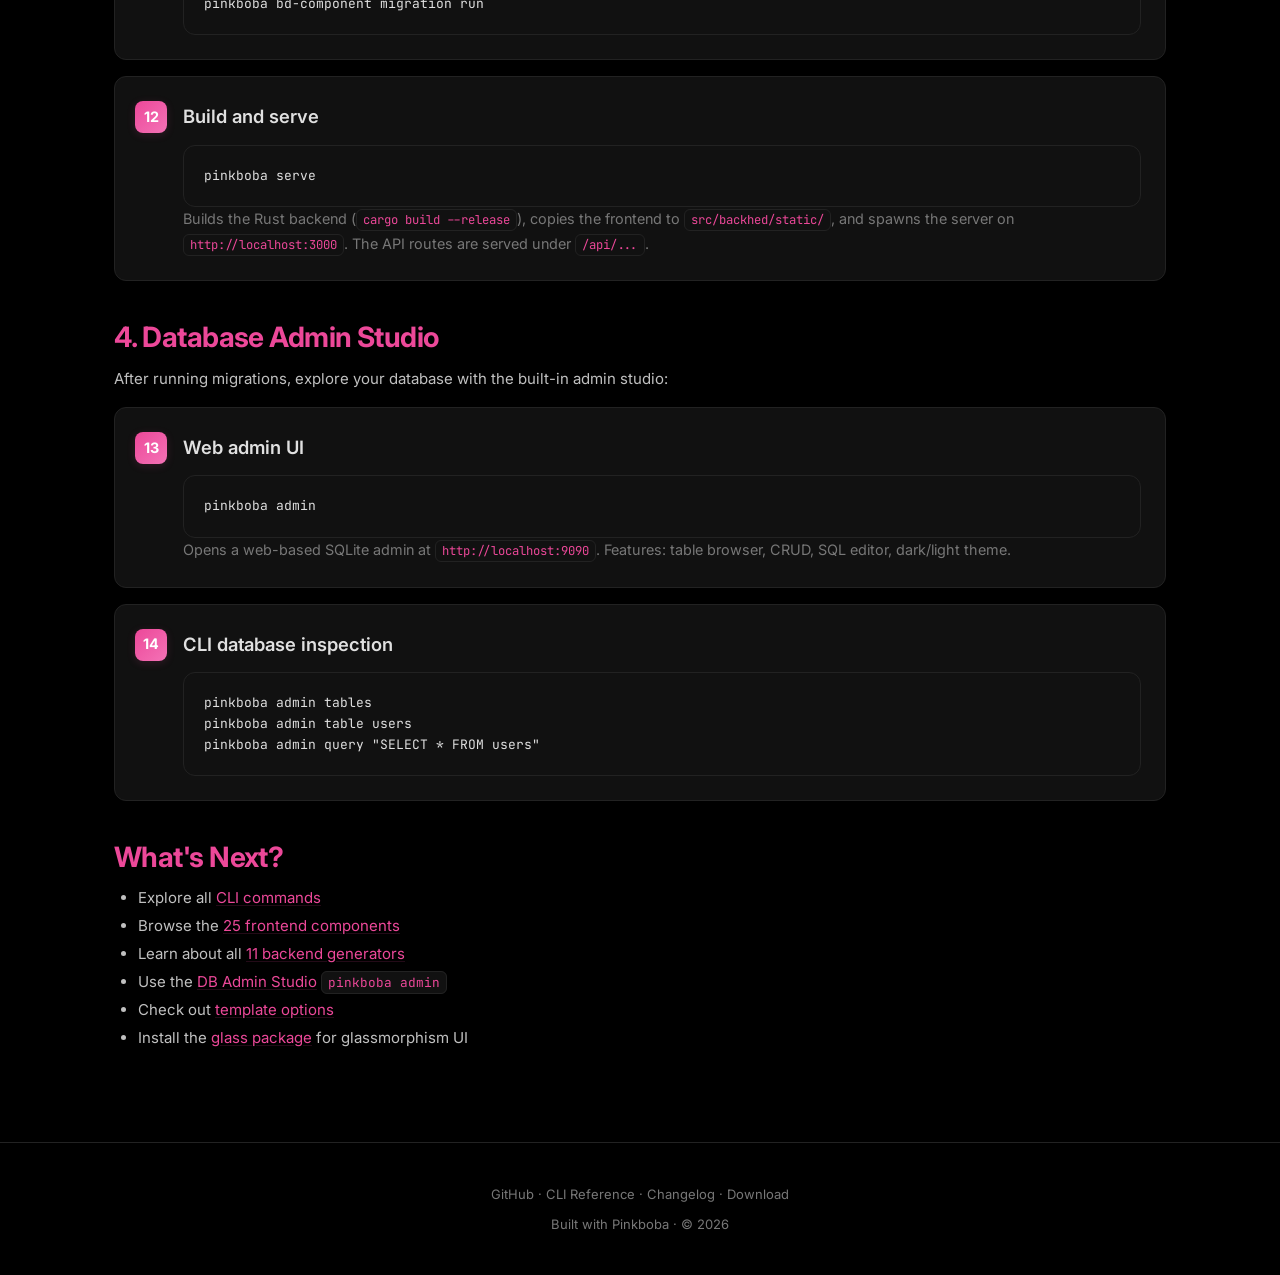
<file: docs/getting-started.html>
<!DOCTYPE html>
<html lang="en">
<head>
  <meta charset="UTF-8">
  <meta name="viewport" content="width=device-width, initial-scale=1.0">
  <title>Getting Started — Pinkboba Docs</title>
  <meta name="description" content="Learn how to install Pinkboba and create your first frontend or full-stack project.">
  <link rel="preconnect" href="https://fonts.googleapis.com">
  <link rel="preconnect" href="https://fonts.gstatic.com" crossorigin>
  <link href="https://fonts.googleapis.com/css2?family=Inter:wght@400;500;600;700;800&family=JetBrains+Mono:wght@400;500&display=swap" rel="stylesheet">
  <link rel="stylesheet" href="../css/style.css">
  <link rel="icon" href="data:image/svg+xml,<svg xmlns=%22http://www.w3.org/2000/svg%22 viewBox=%220 0 100 100%22><text y=%22.9em%22 font-size=%2290%22>🌸</text></svg>">
</head>
<body>
  <nav>
    <div class="container">
      <a href="../" class="logo"><span>pinkboba</span><small>v0.1</small></a>
      <div class="nav-links">
        <a href="../docs/getting-started.html" class="active">Docs</a>
        <a href="../docs/cli.html">CLI</a>
        <a href="../docs/components.html">Components</a>
        <a href="../docs/backend.html">Backend</a>
        <a href="../download/" class="btn-nav">Download</a>
      </div>
      <button class="nav-toggle" aria-label="Toggle navigation">&#9776;</button>
    </div>
  </nav>

  <div class="page-header">
    <div class="container">
      <h1>Getting Started</h1>
      <p>Install Pinkboba and build your first project — frontend-only or full-stack with a Rust API.</p>
    </div>
  </div>

  <section class="section" style="padding-top:0">
    <div class="container">
      <div class="docs-nav">
        <a href="../docs/getting-started.html" class="active">Getting Started</a>
        <a href="../docs/cli.html">CLI Reference</a>
        <a href="../docs/components.html">Frontend</a>
        <a href="../docs/backend.html">Backend</a>
        <a href="../docs/templates.html">Templates</a>
        <a href="../docs/glass.html">Glass</a>
        <a href="../docs/changelog.html">Changelog</a>
      </div>

      <div class="content">

        <h2>1. Install Pinkboba</h2>
        <p>If you have Rust installed, the easiest way is via Cargo:</p>
        <pre><code>cargo install pinkboba</code></pre>
        <p>Otherwise, <a href="../download/">download the binary</a> for your platform from GitHub Releases and add it to your <code>PATH</code>.</p>
        <p>Verify the installation:</p>
        <pre><code>pinkboba --version</code></pre>

        <h2>2. Frontend-Only Project</h2>
        <p>Create a project in seconds — no build tools, no configuration.</p>

        <div class="glass step">
          <h3>Create a project</h3>
          <pre><code>pinkboba new my-app</code></pre>
          <p>Creates <code>my-app/</code> with <code>index.html</code>, <code>style.css</code>, <code>script.js</code>, and injection markers.</p>
        </div>

        <div class="glass step">
          <h3>Add components</h3>
          <pre><code>cd my-app
pinkboba fb-component navbar --style horizontal
pinkboba fb-component hero
pinkboba fb-component card
pinkboba fb-component theme --mode dark</code></pre>
          <p>Each component auto-injects its CSS, JS, and HTML into your project.</p>
        </div>

        <div class="glass step">
          <h3>Preview</h3>
          <pre><code>pinkboba serve</code></pre>
          <p>Open <code>http://localhost:8080</code> in your browser.</p>
        </div>

        <div class="glass step">
          <h3>Build for production</h3>
          <pre><code>pinkboba build</code></pre>
          <p>Output goes to <code>dist/</code> — ready to deploy anywhere.</p>
        </div>

        <h2>3. Full-Stack Project (Rust + Axum)</h2>
        <p>Add a Rust backend with SQLite, JWT auth, and more — all from the CLI.</p>

        <div class="glass step">
          <h3>Create a project (or use existing)</h3>
          <pre><code>pinkboba new my-api-app
cd my-api-app</code></pre>
        </div>

        <div class="glass step">
          <h3>Scaffold the backend</h3>
          <pre><code>pinkboba bd-component scaffold --with-db --with-env</code></pre>
          <p>Generates a complete Rust crate at <code>src/backhed/</code> with Axum 0.8, SQLite, env config, and <code>AppError</code>.</p>
        </div>

        <div class="glass step">
          <h3>Initialize environment</h3>
          <pre><code>pinkboba env init</code></pre>
          <p>Creates <code>.env</code>, <code>.env.example</code>, and updates <code>.gitignore</code>.</p>
        </div>

        <div class="glass step">
          <h3>Generate model + controller</h3>
          <pre><code>pinkboba bd-component model User --fields name:String,email:String,age:i32
pinkboba bd-component controller User --fields name:String,email:String</code></pre>
          <p>Model auto-wires to <code>models/mod.rs</code>. Controller auto-wires to <code>controllers/mod.rs</code> with full CRUD routes. If the model doesn't exist yet, the controller command creates it automatically.</p>
        </div>

        <div class="glass step">
          <h3>Add authentication</h3>
          <pre><code>pinkboba bd-component auth</code></pre>
          <p>Generates JWT auth with bcrypt password hashing. Auto-adds <code>POST /auth/login</code>, <code>POST /auth/register</code>, <code>POST /auth/me</code> routes and a <code>users</code> table. Sets <code>JWT_SECRET</code> in your <code>.env</code>.</p>
        </div>

        <div class="glass step">
          <h3>Add extras (optional)</h3>
          <pre><code>pinkboba bd-component middleware   # CORS + request logger
pinkboba bd-component response     # ApiResponse&lt;T&gt; wrapper
pinkboba bd-component validator    # Validation helpers
pinkboba bd-component pagination   # Pagination support</code></pre>
        </div>

        <div class="glass step">
          <h3>Run migrations</h3>
          <pre><code>pinkboba bd-component migration create create_users_table
# Edit migrations/*.sql, then:
pinkboba bd-component migration run</code></pre>
        </div>

        <div class="glass step">
          <h3>Build and serve</h3>
          <pre><code>pinkboba serve</code></pre>
          <p>Builds the Rust backend (<code>cargo build --release</code>), copies the frontend to <code>src/backhed/static/</code>, and spawns the server on <code>http://localhost:3000</code>. The API routes are served under <code>/api/...</code>.</p>
        </div>

        <h2>4. Database Admin Studio</h2>
        <p>After running migrations, explore your database with the built-in admin studio:</p>

        <div class="glass step">
          <h3>Web admin UI</h3>
          <pre><code>pinkboba admin</code></pre>
          <p>Opens a web-based SQLite admin at <code>http://localhost:9090</code>. Features: table browser, CRUD, SQL editor, dark/light theme.</p>
        </div>

        <div class="glass step">
          <h3>CLI database inspection</h3>
          <pre><code>pinkboba admin tables
pinkboba admin table users
pinkboba admin query "SELECT * FROM users"</code></pre>
        </div>

        <h2>What's Next?</h2>
        <ul>
          <li>Explore all <a href="../docs/cli.html">CLI commands</a></li>
          <li>Browse the <a href="../docs/components.html">25 frontend components</a></li>
          <li>Learn about all <a href="../docs/backend.html">11 backend generators</a></li>
          <li>Use the <a href="../docs/cli.html#pinkboba-admin">DB Admin Studio</a> <code>pinkboba admin</code></li>
          <li>Check out <a href="../docs/templates.html">template options</a></li>
          <li>Install the <a href="../docs/glass.html">glass package</a> for glassmorphism UI</li>
        </ul>
      </div>
    </div>
  </section>

  <footer>
    <div class="container">
      <p><a href="https://github.com/zulsyam23-dot/pinkboba">GitHub</a> &middot; <a href="../docs/cli.html">CLI Reference</a> &middot; <a href="../docs/changelog.html">Changelog</a> &middot; <a href="../download/">Download</a></p>
      <p style="margin-top:8px">Built with Pinkboba &middot; &copy; 2026</p>
    </div>
  </footer>

  <script src="../js/main.js"></script>
</body>
</html>
</file>
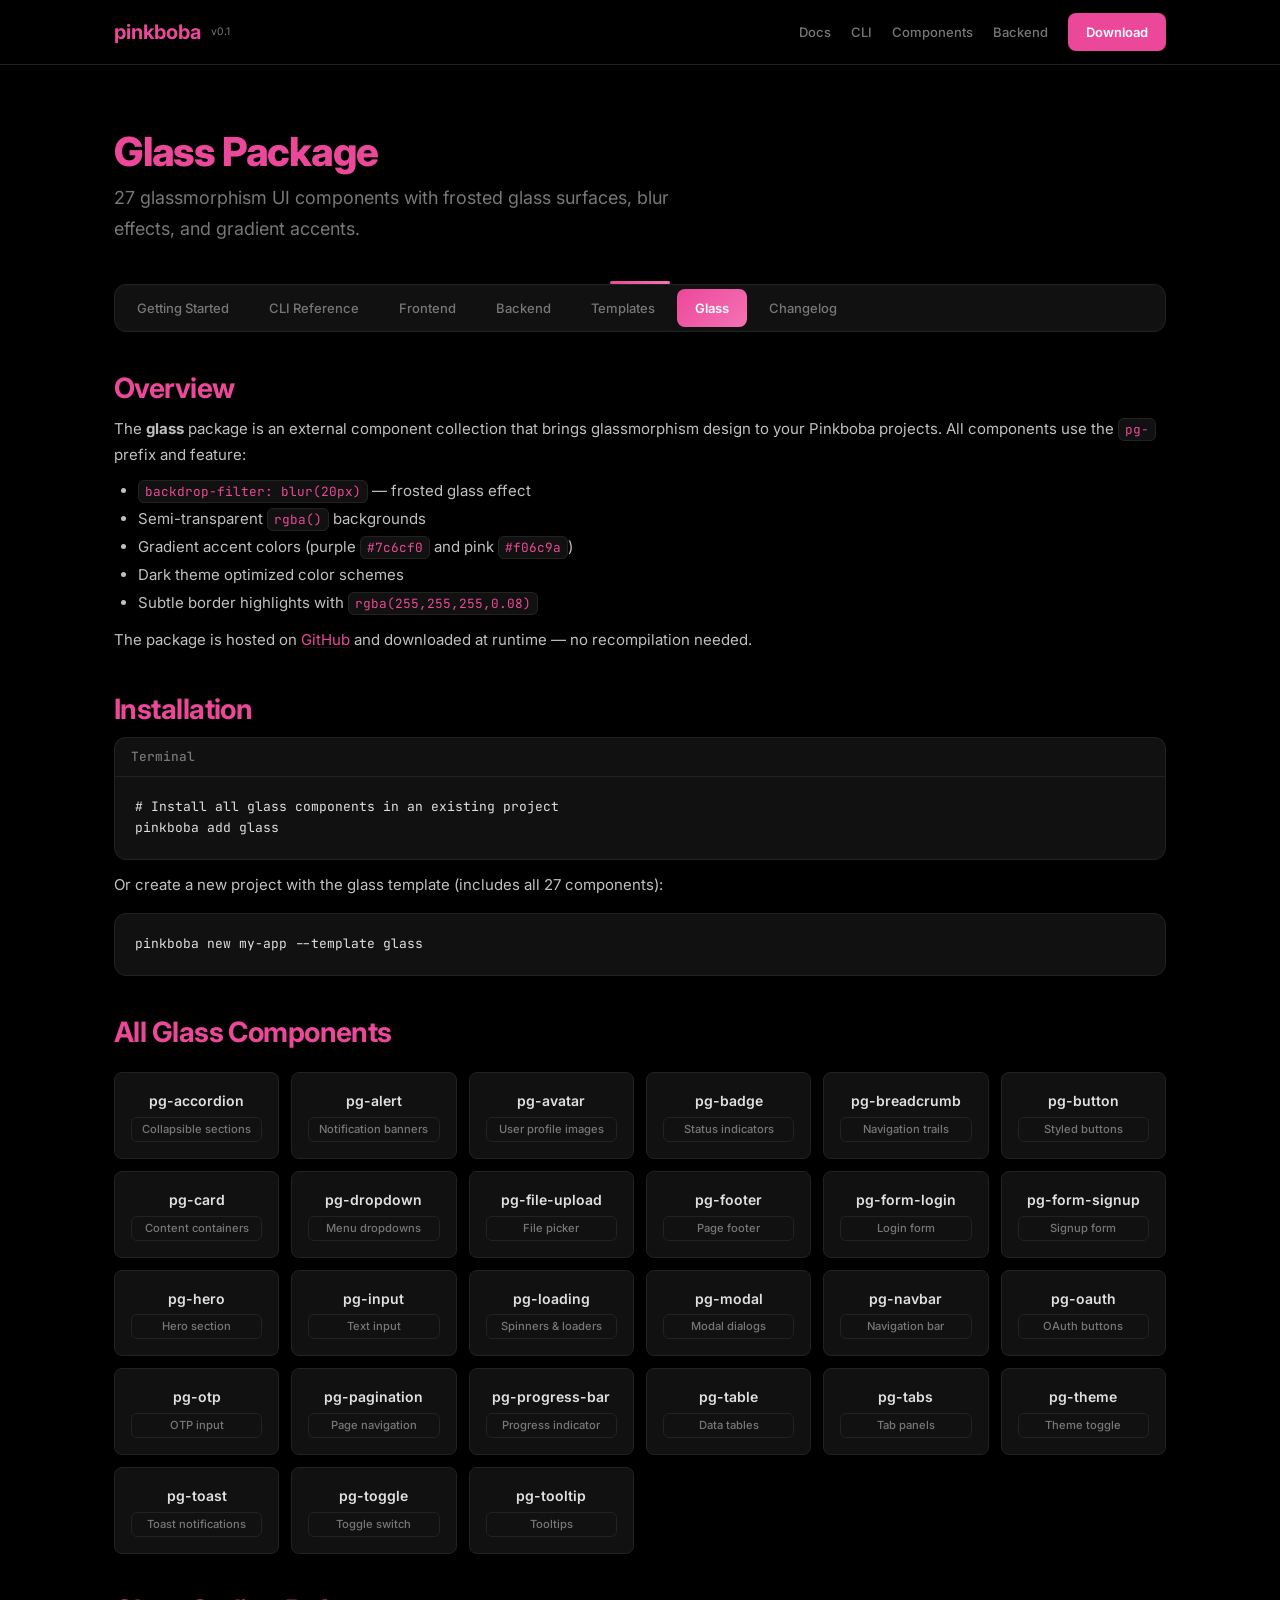
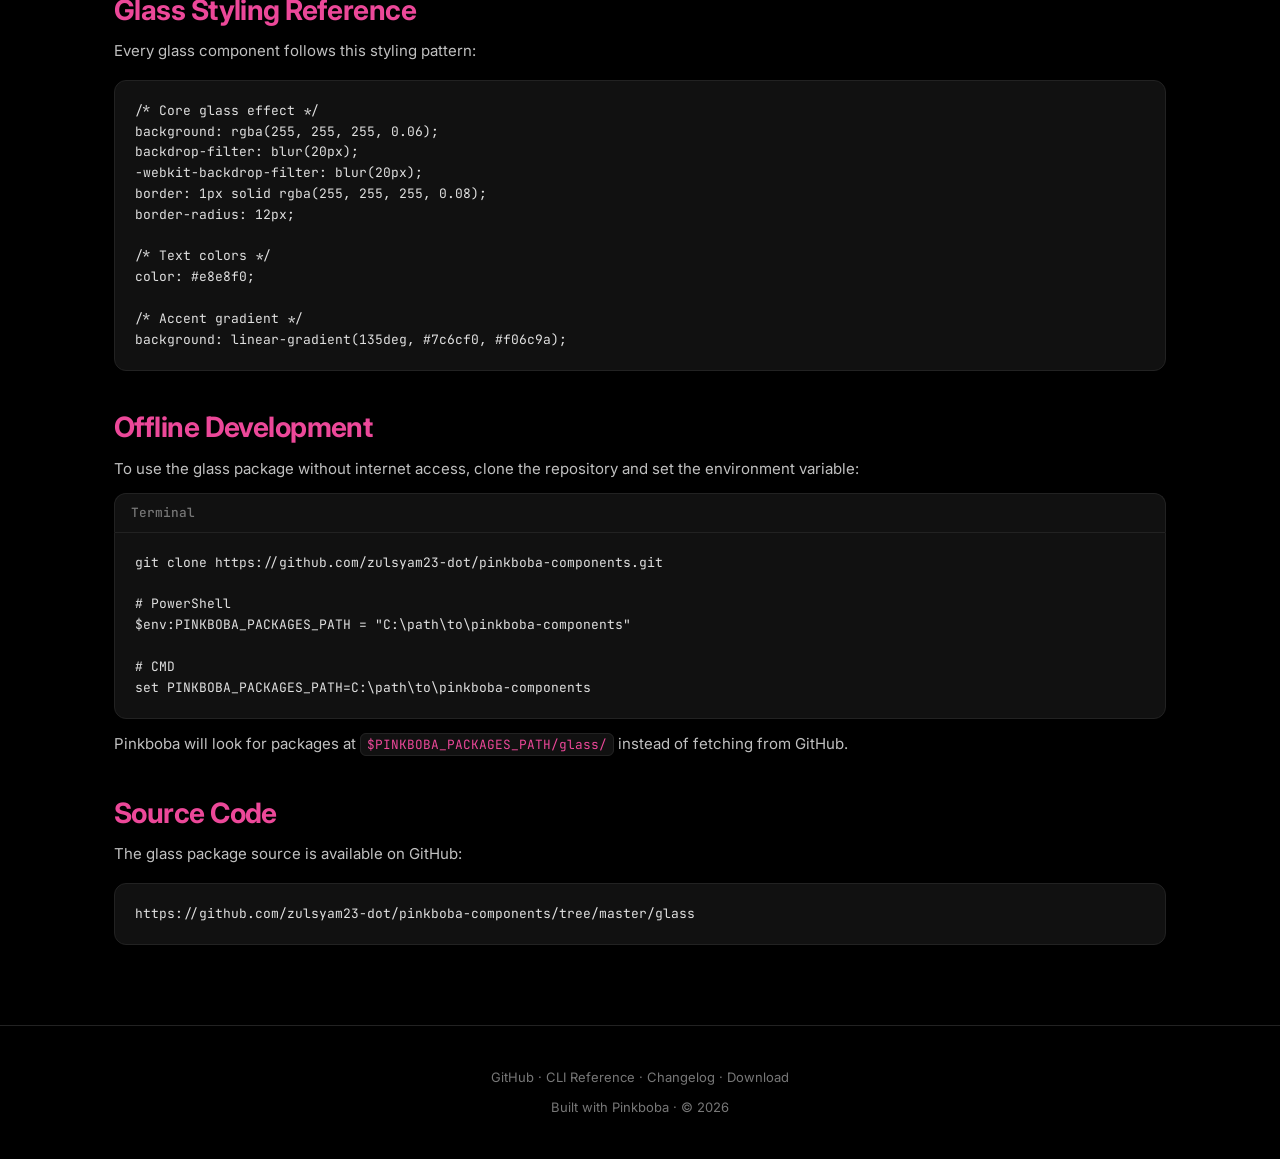
<file: docs/glass.html>
<!DOCTYPE html>
<html lang="en">
<head>
  <meta charset="UTF-8">
  <meta name="viewport" content="width=device-width, initial-scale=1.0">
  <title>Glass Package — Pinkboba Docs</title>
  <meta name="description" content="Documentation for the Pinkboba glass package — 27 glassmorphism UI components.">
  <link rel="preconnect" href="https://fonts.googleapis.com">
  <link rel="preconnect" href="https://fonts.gstatic.com" crossorigin>
  <link href="https://fonts.googleapis.com/css2?family=Inter:wght@400;500;600;700;800&family=JetBrains+Mono:wght@400;500&display=swap" rel="stylesheet">
  <link rel="stylesheet" href="../css/style.css">
  <link rel="icon" href="data:image/svg+xml,<svg xmlns=%22http://www.w3.org/2000/svg%22 viewBox=%220 0 100 100%22><text y=%22.9em%22 font-size=%2290%22>🌸</text></svg>">
</head>
<body>
  <nav>
    <div class="container">
      <a href="../" class="logo"><span>pinkboba</span><small>v0.1</small></a>
      <div class="nav-links">
        <a href="../docs/getting-started.html">Docs</a>
        <a href="../docs/cli.html">CLI</a>
        <a href="../docs/components.html">Components</a>
        <a href="../docs/backend.html">Backend</a>
        <a href="../download/" class="btn-nav">Download</a>
      </div>
      <button class="nav-toggle" aria-label="Toggle navigation">&#9776;</button>
    </div>
  </nav>

  <div class="page-header">
    <div class="container">
      <h1>Glass Package</h1>
      <p>27 glassmorphism UI components with frosted glass surfaces, blur effects, and gradient accents.</p>
    </div>
  </div>

  <section class="section" style="padding-top:0">
    <div class="container">
      <div class="docs-nav">
        <a href="../docs/getting-started.html">Getting Started</a>
        <a href="../docs/cli.html">CLI Reference</a>
        <a href="../docs/components.html">Frontend</a>
        <a href="../docs/backend.html">Backend</a>
        <a href="../docs/templates.html">Templates</a>
        <a href="../docs/glass.html" class="active">Glass</a>
        <a href="../docs/changelog.html">Changelog</a>
      </div>

      <div class="content">
        <h2>Overview</h2>
        <p>The <strong>glass</strong> package is an external component collection that brings glassmorphism design to your Pinkboba projects. All components use the <code>pg-</code> prefix and feature:</p>
        <ul>
          <li><code>backdrop-filter: blur(20px)</code> — frosted glass effect</li>
          <li>Semi-transparent <code>rgba()</code> backgrounds</li>
          <li>Gradient accent colors (purple <code>#7c6cf0</code> and pink <code>#f06c9a</code>)</li>
          <li>Dark theme optimized color schemes</li>
          <li>Subtle border highlights with <code>rgba(255,255,255,0.08)</code></li>
        </ul>
        <p>The package is hosted on <a href="https://github.com/zulsyam23-dot/pinkboba-components">GitHub</a> and downloaded at runtime — no recompilation needed.</p>

        <h2>Installation</h2>
        <div class="code-header"><span>Terminal</span></div>
        <pre><code># Install all glass components in an existing project
pinkboba add glass</code></pre>
        <p>Or create a new project with the glass template (includes all 27 components):</p>
        <pre><code>pinkboba new my-app --template glass</code></pre>

        <h2>All Glass Components</h2>
        <div class="comp-grid" style="margin:24px 0">
          <div class="glass comp-item">
            <strong>pg-accordion</strong>
            <span class="tag">Collapsible sections</span>
          </div>
          <div class="glass comp-item">
            <strong>pg-alert</strong>
            <span class="tag">Notification banners</span>
          </div>
          <div class="glass comp-item">
            <strong>pg-avatar</strong>
            <span class="tag">User profile images</span>
          </div>
          <div class="glass comp-item">
            <strong>pg-badge</strong>
            <span class="tag">Status indicators</span>
          </div>
          <div class="glass comp-item">
            <strong>pg-breadcrumb</strong>
            <span class="tag">Navigation trails</span>
          </div>
          <div class="glass comp-item">
            <strong>pg-button</strong>
            <span class="tag">Styled buttons</span>
          </div>
          <div class="glass comp-item">
            <strong>pg-card</strong>
            <span class="tag">Content containers</span>
          </div>
          <div class="glass comp-item">
            <strong>pg-dropdown</strong>
            <span class="tag">Menu dropdowns</span>
          </div>
          <div class="glass comp-item">
            <strong>pg-file-upload</strong>
            <span class="tag">File picker</span>
          </div>
          <div class="glass comp-item">
            <strong>pg-footer</strong>
            <span class="tag">Page footer</span>
          </div>
          <div class="glass comp-item">
            <strong>pg-form-login</strong>
            <span class="tag">Login form</span>
          </div>
          <div class="glass comp-item">
            <strong>pg-form-signup</strong>
            <span class="tag">Signup form</span>
          </div>
          <div class="glass comp-item">
            <strong>pg-hero</strong>
            <span class="tag">Hero section</span>
          </div>
          <div class="glass comp-item">
            <strong>pg-input</strong>
            <span class="tag">Text input</span>
          </div>
          <div class="glass comp-item">
            <strong>pg-loading</strong>
            <span class="tag">Spinners & loaders</span>
          </div>
          <div class="glass comp-item">
            <strong>pg-modal</strong>
            <span class="tag">Modal dialogs</span>
          </div>
          <div class="glass comp-item">
            <strong>pg-navbar</strong>
            <span class="tag">Navigation bar</span>
          </div>
          <div class="glass comp-item">
            <strong>pg-oauth</strong>
            <span class="tag">OAuth buttons</span>
          </div>
          <div class="glass comp-item">
            <strong>pg-otp</strong>
            <span class="tag">OTP input</span>
          </div>
          <div class="glass comp-item">
            <strong>pg-pagination</strong>
            <span class="tag">Page navigation</span>
          </div>
          <div class="glass comp-item">
            <strong>pg-progress-bar</strong>
            <span class="tag">Progress indicator</span>
          </div>
          <div class="glass comp-item">
            <strong>pg-table</strong>
            <span class="tag">Data tables</span>
          </div>
          <div class="glass comp-item">
            <strong>pg-tabs</strong>
            <span class="tag">Tab panels</span>
          </div>
          <div class="glass comp-item">
            <strong>pg-theme</strong>
            <span class="tag">Theme toggle</span>
          </div>
          <div class="glass comp-item">
            <strong>pg-toast</strong>
            <span class="tag">Toast notifications</span>
          </div>
          <div class="glass comp-item">
            <strong>pg-toggle</strong>
            <span class="tag">Toggle switch</span>
          </div>
          <div class="glass comp-item">
            <strong>pg-tooltip</strong>
            <span class="tag">Tooltips</span>
          </div>
        </div>

        <h2>Glass Styling Reference</h2>
        <p>Every glass component follows this styling pattern:</p>
        <pre><code>/* Core glass effect */
background: rgba(255, 255, 255, 0.06);
backdrop-filter: blur(20px);
-webkit-backdrop-filter: blur(20px);
border: 1px solid rgba(255, 255, 255, 0.08);
border-radius: 12px;

/* Text colors */
color: #e8e8f0;

/* Accent gradient */
background: linear-gradient(135deg, #7c6cf0, #f06c9a);</code></pre>

        <h2>Offline Development</h2>
        <p>To use the glass package without internet access, clone the repository and set the environment variable:</p>
        <div class="code-header"><span>Terminal</span></div>
        <pre><code>git clone https://github.com/zulsyam23-dot/pinkboba-components.git

# PowerShell
$env:PINKBOBA_PACKAGES_PATH = "C:\path\to\pinkboba-components"

# CMD
set PINKBOBA_PACKAGES_PATH=C:\path\to\pinkboba-components</code></pre>
        <p>Pinkboba will look for packages at <code>$PINKBOBA_PACKAGES_PATH/glass/</code> instead of fetching from GitHub.</p>

        <h2>Source Code</h2>
        <p>The glass package source is available on GitHub:</p>
        <pre><code>https://github.com/zulsyam23-dot/pinkboba-components/tree/master/glass</code></pre>
      </div>
    </div>
  </section>

  <footer>
    <div class="container">
      <p><a href="https://github.com/zulsyam23-dot/pinkboba">GitHub</a> &middot; <a href="../docs/cli.html">CLI Reference</a> &middot; <a href="../docs/changelog.html">Changelog</a> &middot; <a href="../download/">Download</a></p>
      <p style="margin-top:8px">Built with Pinkboba &middot; &copy; 2026</p>
    </div>
  </footer>

  <script src="../js/main.js"></script>
</body>
</html>
</file>
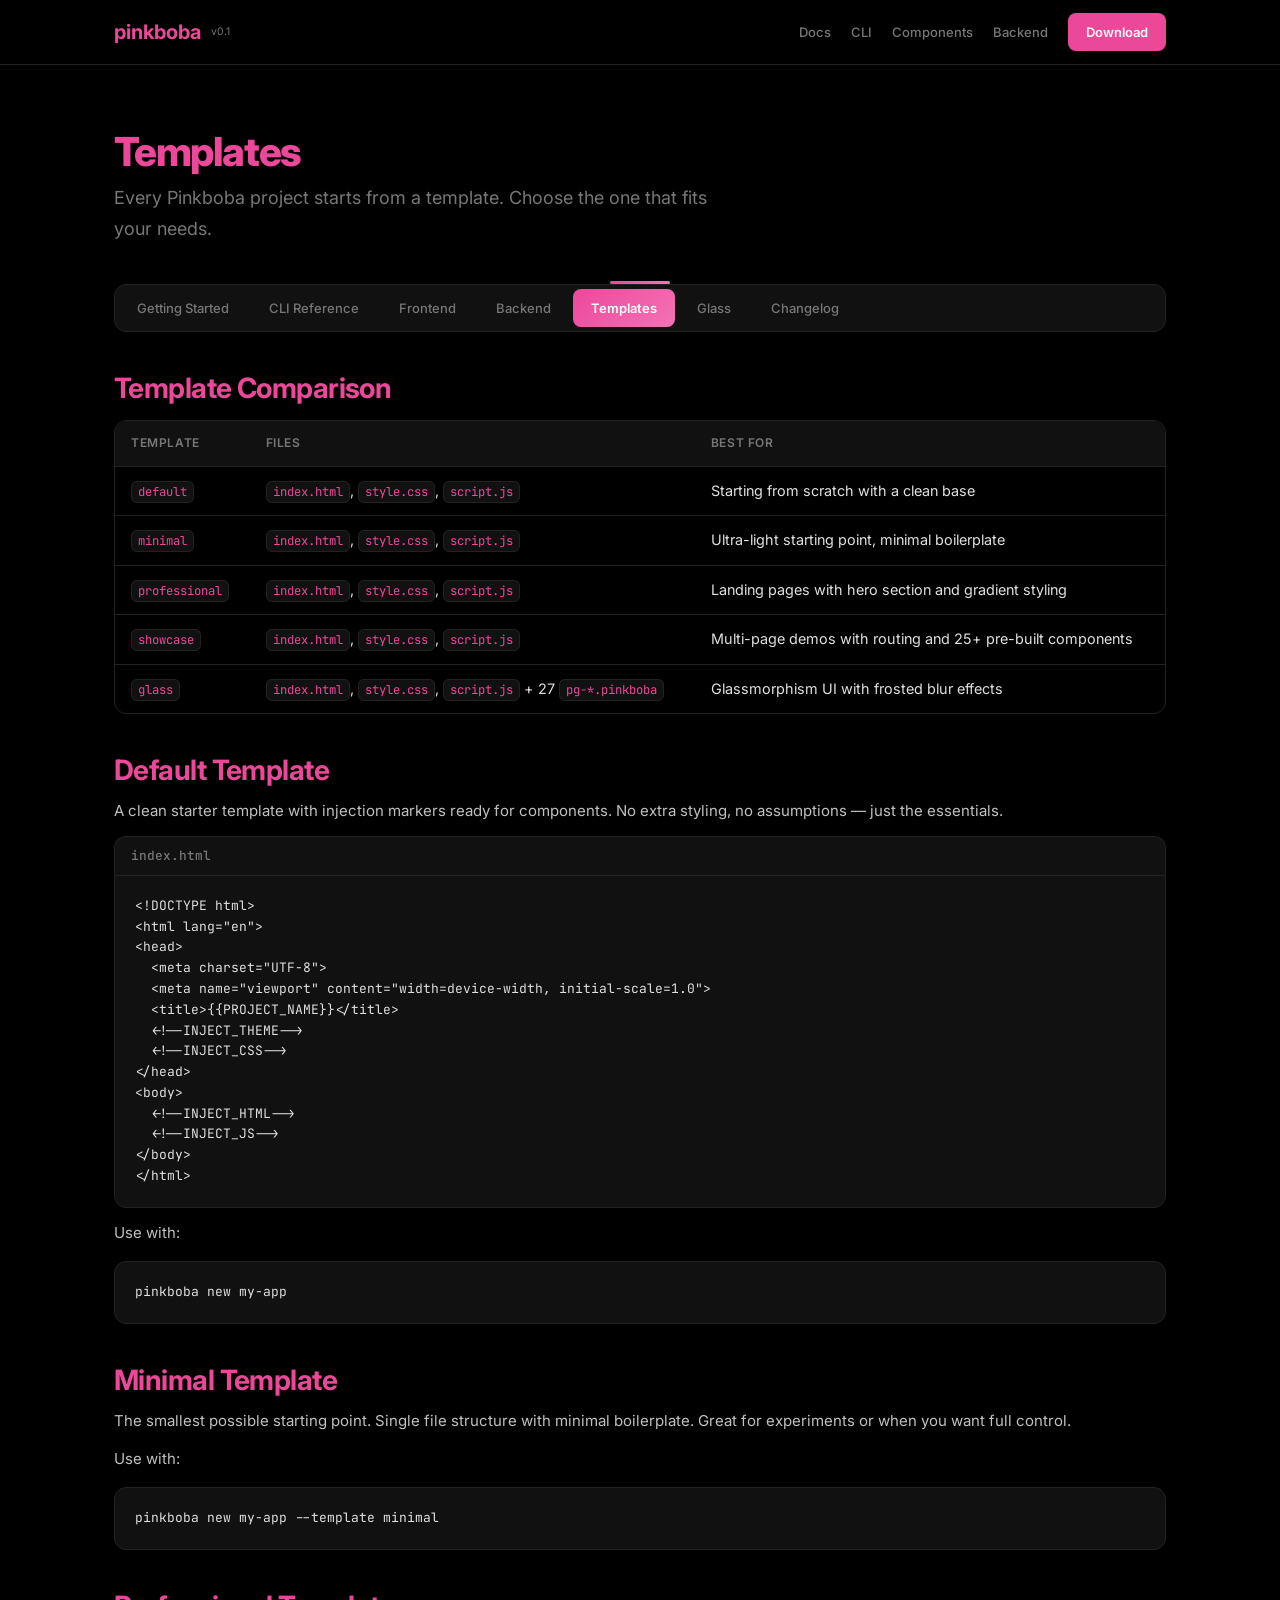
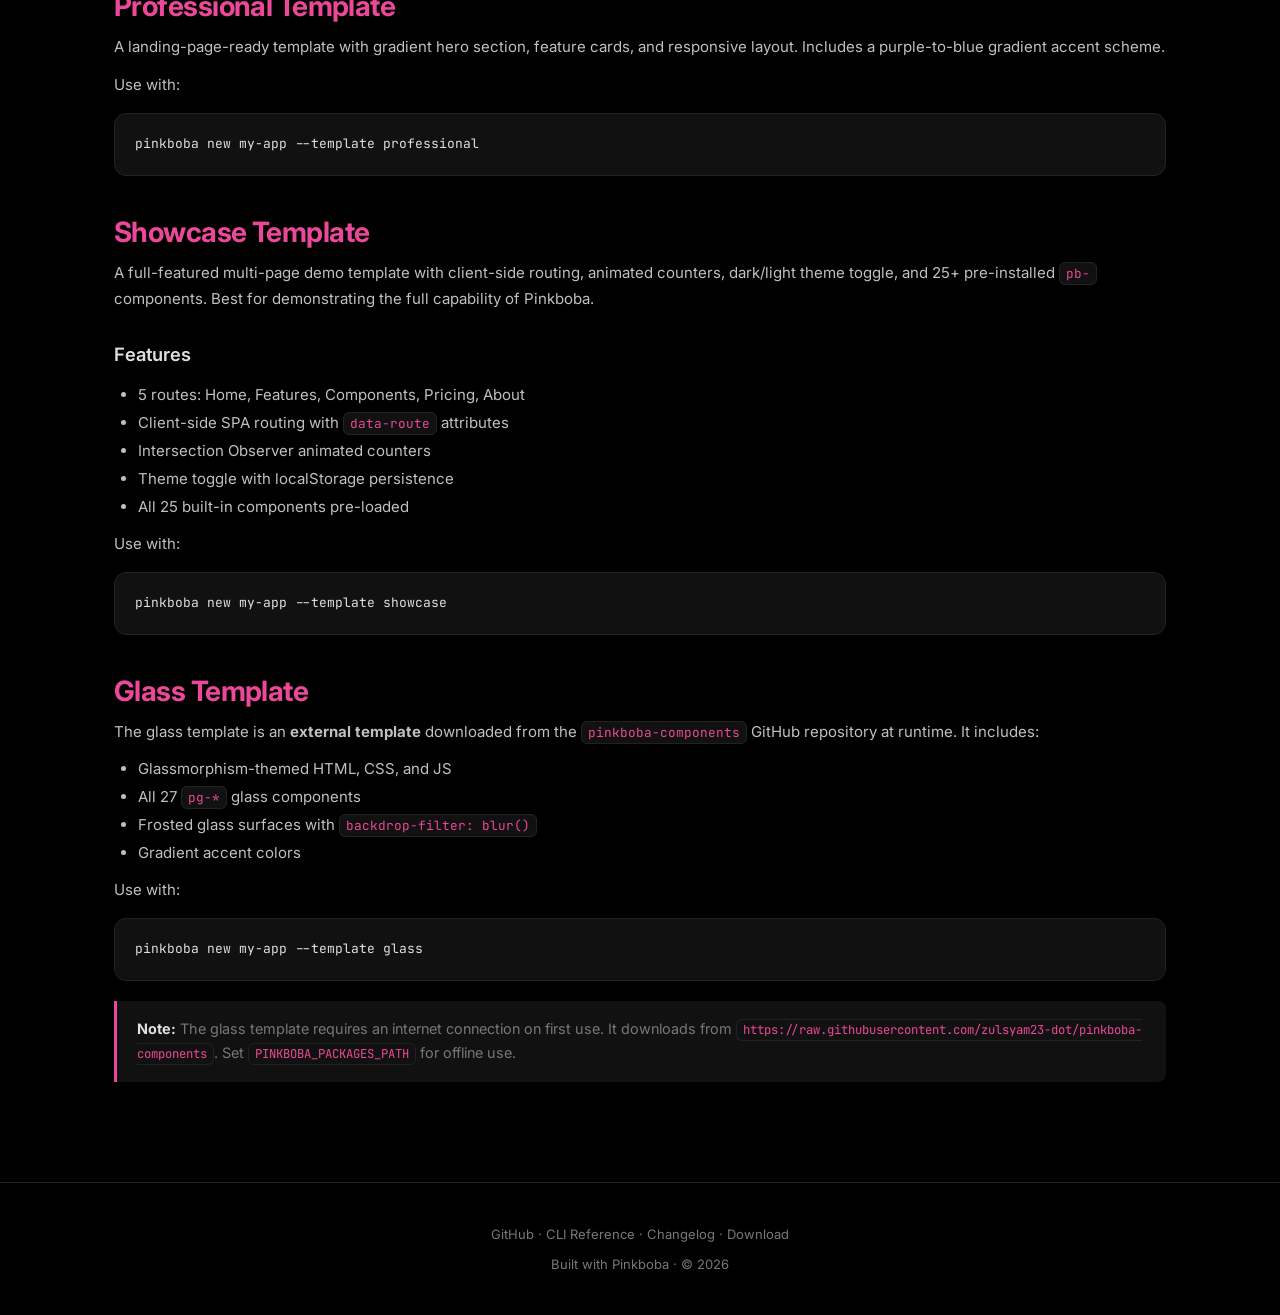
<file: docs/templates.html>
<!DOCTYPE html>
<html lang="en">
<head>
  <meta charset="UTF-8">
  <meta name="viewport" content="width=device-width, initial-scale=1.0">
  <title>Templates — Pinkboba Docs</title>
  <meta name="description" content="Pinkboba template reference — default, minimal, professional, showcase, and glass templates.">
  <link rel="preconnect" href="https://fonts.googleapis.com">
  <link rel="preconnect" href="https://fonts.gstatic.com" crossorigin>
  <link href="https://fonts.googleapis.com/css2?family=Inter:wght@400;500;600;700;800&family=JetBrains+Mono:wght@400;500&display=swap" rel="stylesheet">
  <link rel="stylesheet" href="../css/style.css">
  <link rel="icon" href="data:image/svg+xml,<svg xmlns=%22http://www.w3.org/2000/svg%22 viewBox=%220 0 100 100%22><text y=%22.9em%22 font-size=%2290%22>🌸</text></svg>">
</head>
<body>
  <nav>
    <div class="container">
      <a href="../" class="logo"><span>pinkboba</span><small>v0.1</small></a>
      <div class="nav-links">
        <a href="../docs/getting-started.html">Docs</a>
        <a href="../docs/cli.html">CLI</a>
        <a href="../docs/components.html">Components</a>
        <a href="../docs/backend.html">Backend</a>
        <a href="../download/" class="btn-nav">Download</a>
      </div>
      <button class="nav-toggle" aria-label="Toggle navigation">&#9776;</button>
    </div>
  </nav>

  <div class="page-header">
    <div class="container">
      <h1>Templates</h1>
      <p>Every Pinkboba project starts from a template. Choose the one that fits your needs.</p>
    </div>
  </div>

  <section class="section" style="padding-top:0">
    <div class="container">
      <div class="docs-nav">
        <a href="../docs/getting-started.html">Getting Started</a>
        <a href="../docs/cli.html">CLI Reference</a>
        <a href="../docs/components.html">Frontend</a>
        <a href="../docs/backend.html">Backend</a>
        <a href="../docs/templates.html" class="active">Templates</a>
        <a href="../docs/glass.html">Glass</a>
        <a href="../docs/changelog.html">Changelog</a>
      </div>

      <div class="content">
        <h2>Template Comparison</h2>
        <div class="table-wrap">
          <table>
            <thead>
              <tr><th>Template</th><th>Files</th><th>Best for</th></tr>
            </thead>
<tbody>
               <tr>
                 <td data-label="Template"><code>default</code></td>
                 <td data-label="Files"><code>index.html</code>, <code>style.css</code>, <code>script.js</code></td>
                 <td data-label="Best for">Starting from scratch with a clean base</td>
               </tr>
               <tr>
                 <td data-label="Template"><code>minimal</code></td>
                 <td data-label="Files"><code>index.html</code>, <code>style.css</code>, <code>script.js</code></td>
                 <td data-label="Best for">Ultra-light starting point, minimal boilerplate</td>
               </tr>
               <tr>
                 <td data-label="Template"><code>professional</code></td>
                 <td data-label="Files"><code>index.html</code>, <code>style.css</code>, <code>script.js</code></td>
                 <td data-label="Best for">Landing pages with hero section and gradient styling</td>
               </tr>
               <tr>
                 <td data-label="Template"><code>showcase</code></td>
                 <td data-label="Files"><code>index.html</code>, <code>style.css</code>, <code>script.js</code></td>
                 <td data-label="Best for">Multi-page demos with routing and 25+ pre-built components</td>
               </tr>
               <tr>
                 <td data-label="Template"><code>glass</code></td>
                 <td data-label="Files"><code>index.html</code>, <code>style.css</code>, <code>script.js</code> + 27 <code>pg-*.pinkboba</code></td>
                 <td data-label="Best for">Glassmorphism UI with frosted blur effects</td>
               </tr>
</tbody>
          </table>
        </div>

        <h2>Default Template</h2>
        <p>A clean starter template with injection markers ready for components. No extra styling, no assumptions — just the essentials.</p>
        <div class="code-header"><span>index.html</span></div>
        <pre><code>&lt;!DOCTYPE html&gt;
&lt;html lang="en"&gt;
&lt;head&gt;
  &lt;meta charset="UTF-8"&gt;
  &lt;meta name="viewport" content="width=device-width, initial-scale=1.0"&gt;
  &lt;title&gt;{{PROJECT_NAME}}&lt;/title&gt;
  &lt;!--INJECT_THEME--&gt;
  &lt;!--INJECT_CSS--&gt;
&lt;/head&gt;
&lt;body&gt;
  &lt;!--INJECT_HTML--&gt;
  &lt;!--INJECT_JS--&gt;
&lt;/body&gt;
&lt;/html&gt;</code></pre>
        <p>Use with:</p>
        <pre><code>pinkboba new my-app</code></pre>

        <h2>Minimal Template</h2>
        <p>The smallest possible starting point. Single file structure with minimal boilerplate. Great for experiments or when you want full control.</p>
        <p>Use with:</p>
        <pre><code>pinkboba new my-app --template minimal</code></pre>

        <h2>Professional Template</h2>
        <p>A landing-page-ready template with gradient hero section, feature cards, and responsive layout. Includes a purple-to-blue gradient accent scheme.</p>
        <p>Use with:</p>
        <pre><code>pinkboba new my-app --template professional</code></pre>

        <h2>Showcase Template</h2>
        <p>A full-featured multi-page demo template with client-side routing, animated counters, dark/light theme toggle, and 25+ pre-installed <code>pb-</code> components. Best for demonstrating the full capability of Pinkboba.</p>

        <h3>Features</h3>
        <ul>
          <li>5 routes: Home, Features, Components, Pricing, About</li>
          <li>Client-side SPA routing with <code>data-route</code> attributes</li>
          <li>Intersection Observer animated counters</li>
          <li>Theme toggle with localStorage persistence</li>
          <li>All 25 built-in components pre-loaded</li>
        </ul>
        <p>Use with:</p>
        <pre><code>pinkboba new my-app --template showcase</code></pre>

        <h2>Glass Template</h2>
        <p>The glass template is an <strong>external template</strong> downloaded from the <code>pinkboba-components</code> GitHub repository at runtime. It includes:</p>
        <ul>
          <li>Glassmorphism-themed HTML, CSS, and JS</li>
          <li>All 27 <code>pg-*</code> glass components</li>
          <li>Frosted glass surfaces with <code>backdrop-filter: blur()</code></li>
          <li>Gradient accent colors</li>
        </ul>
        <p>Use with:</p>
        <pre><code>pinkboba new my-app --template glass</code></pre>
        <div class="note">
          <strong>Note:</strong> The glass template requires an internet connection on first use.
          It downloads from <code>https://raw.githubusercontent.com/zulsyam23-dot/pinkboba-components</code>.
          Set <code>PINKBOBA_PACKAGES_PATH</code> for offline use.
        </div>
      </div>
    </div>
  </section>

  <footer>
    <div class="container">
      <p><a href="https://github.com/zulsyam23-dot/pinkboba">GitHub</a> &middot; <a href="../docs/cli.html">CLI Reference</a> &middot; <a href="../docs/changelog.html">Changelog</a> &middot; <a href="../download/">Download</a></p>
      <p style="margin-top:8px">Built with Pinkboba &middot; &copy; 2026</p>
    </div>
  </footer>

  <script src="../js/main.js"></script>
</body>
</html>
</file>
<file: css/style.css>
/* ═══════════════════════════════════════════
   Pinkboba Docs — Design System v0.1
   ═══════════════════════════════════════════ */

/* ─── Design Tokens ─── */
:root {
  /* Colors */
  --pg-bg: #000000;
  --pg-bg-secondary: #070707;
  --pg-surface: #111111;
  --pg-surface-hover: #1a1a1a;
  --pg-surface-active: #222222;
  --pg-border: #222222;
  --pg-border-light: #2a2a2a;
  --pg-text: #e0e0e0;
  --pg-text-secondary: #c0c0c0;
  --pg-text-muted: #777777;
  --pg-text-dim: #555555;

  --pg-primary: #ec4899;
  --pg-primary-dark: #be185d;
  --pg-primary-light: #f9a8d4;
  --pg-primary-glow: rgba(236, 72, 153, 0.15);
  --pg-accent: #f472b6;
  --pg-accent-glow: rgba(244, 114, 182, 0.12);

  --pg-success: #6ee7b7;
  --pg-success-bg: rgba(110, 231, 183, 0.08);
  --pg-warning: #fbbf24;
  --pg-warning-bg: rgba(251, 191, 36, 0.08);
  --pg-error: #f87171;
  --pg-error-bg: rgba(248, 113, 113, 0.08);
  --pg-info: #60a5fa;
  --pg-info-bg: rgba(96, 165, 250, 0.08);

  /* Typography */
  --pg-font: 'Inter', -apple-system, BlinkMacSystemFont, 'Segoe UI', system-ui, sans-serif;
  --pg-mono: 'JetBrains Mono', 'Fira Code', 'Cascadia Code', 'SF Mono', Consolas, monospace;
  --pg-font-size-xs: 0.75rem;
  --pg-font-size-sm: 0.8125rem;
  --pg-font-size-base: 0.9375rem;
  --pg-font-size-lg: 1.125rem;
  --pg-font-size-xl: 1.375rem;
  --pg-font-size-2xl: 1.75rem;
  --pg-font-size-3xl: 2.5rem;
  --pg-font-size-4xl: 3.5rem;
  --pg-font-weight-normal: 400;
  --pg-font-weight-medium: 500;
  --pg-font-weight-semibold: 600;
  --pg-font-weight-bold: 700;
  --pg-font-weight-extrabold: 800;
  --pg-line-height-tight: 1.15;
  --pg-line-height-normal: 1.5;
  --pg-line-height-relaxed: 1.7;
  --pg-letter-spacing-tight: -0.03em;
  --pg-letter-spacing-wide: 0.05em;

  /* Spacing */
  --pg-space-1: 4px;
  --pg-space-2: 8px;
  --pg-space-3: 12px;
  --pg-space-4: 16px;
  --pg-space-5: 20px;
  --pg-space-6: 24px;
  --pg-space-8: 32px;
  --pg-space-10: 40px;
  --pg-space-12: 48px;
  --pg-space-16: 64px;
  --pg-space-20: 80px;
  --pg-space-24: 96px;

  /* Layout */
  --pg-container: 1100px;
  --pg-container-narrow: 720px;

  /* Border Radius */
  --pg-radius-sm: 6px;
  --pg-radius-md: 8px;
  --pg-radius: 12px;
  --pg-radius-lg: 16px;
  --pg-radius-xl: 20px;
  --pg-radius-full: 9999px;

  /* Shadows */
  --pg-shadow-sm: 0 1px 2px rgba(0,0,0,0.3);
  --pg-shadow: 0 2px 8px rgba(0,0,0,0.3);
  --pg-shadow-md: 0 4px 16px rgba(0,0,0,0.4);
  --pg-shadow-lg: 0 8px 32px rgba(0,0,0,0.5);
  --pg-shadow-glow: 0 0 20px var(--pg-primary-glow);

  /* Transitions */
  --pg-transition-fast: 0.15s ease;
  --pg-transition: 0.2s ease;
  --pg-transition-slow: 0.35s cubic-bezier(0.4, 0, 0.2, 1);

  /* Z-index layers */
  --pg-z-base: 1;
  --pg-z-dropdown: 50;
  --pg-z-sticky: 100;
  --pg-z-overlay: 200;
  --pg-z-modal: 300;
  --pg-z-toast: 400;
}

/* ─── Reset ─── */
*, *::before, *::after {
  margin: 0;
  padding: 0;
  box-sizing: border-box;
}

/* ─── Base ─── */
html {
  scroll-behavior: smooth;
  -webkit-text-size-adjust: 100%;
  text-size-adjust: 100%;
}

body {
  font-family: var(--pg-font);
  font-size: var(--pg-font-size-base);
  font-weight: var(--pg-font-weight-normal);
  line-height: var(--pg-line-height-relaxed);
  color: var(--pg-text);
  background: var(--pg-bg);
  min-height: 100vh;
  -webkit-font-smoothing: antialiased;
  -moz-osx-font-smoothing: grayscale;
  text-rendering: optimizeLegibility;
  overflow-x: hidden;
}

/* ─── Selection ─── */
::selection {
  background: var(--pg-primary);
  color: #fff;
}
::-moz-selection {
  background: var(--pg-primary);
  color: #fff;
}

/* ─── Scrollbar ─── */
::-webkit-scrollbar { width: 8px; height: 8px; }
::-webkit-scrollbar-track { background: var(--pg-bg); }
::-webkit-scrollbar-thumb {
  background: var(--pg-border);
  border-radius: var(--pg-radius-full);
  border: 2px solid var(--pg-bg);
}
::-webkit-scrollbar-thumb:hover { background: var(--pg-text-muted); }
@supports (scrollbar-color: auto) {
  * { scrollbar-color: var(--pg-border) var(--pg-bg); scrollbar-width: thin; }
}

/* ─── Focus ─── */
:focus-visible {
  outline: 2px solid var(--pg-primary);
  outline-offset: 2px;
  border-radius: var(--pg-radius-sm);
}
:focus:not(:focus-visible) { outline: none; }

/* ─── Links ─── */
a {
  color: var(--pg-primary);
  text-decoration: none;
  transition: color var(--pg-transition);
}
a:hover { color: var(--pg-accent); }
a:focus-visible { outline-offset: 2px; }

.content a:not(.btn):not(.btn-nav):not(.docs-nav a) {
  text-decoration: underline;
  text-decoration-color: var(--pg-primary-glow);
  text-underline-offset: 2px;
  transition: text-decoration-color var(--pg-transition);
}
.content a:not(.btn):not(.btn-nav):not(.docs-nav a):hover {
  text-decoration-color: var(--pg-primary);
}

/* ─── Container ─── */
.container {
  max-width: var(--pg-container);
  margin: 0 auto;
  padding: 0 var(--pg-space-6);
  width: 100%;
}
.container-narrow { max-width: var(--pg-container-narrow); }

/* ─── ─── ─── ─── ─── ─── ───
   Navigation
   ─── ─── ─── ─── ─── ─── ─── */

nav {
  position: sticky;
  top: 0;
  z-index: var(--pg-z-sticky);
  background: rgba(0, 0, 0, 0.85);
  backdrop-filter: blur(16px);
  -webkit-backdrop-filter: blur(16px);
  border-bottom: 1px solid var(--pg-border);
  transition: border-color var(--pg-transition), background var(--pg-transition);
}
nav.scrolled {
  border-bottom-color: var(--pg-primary);
  background: rgba(0, 0, 0, 0.92);
}
nav .container {
  display: flex;
  align-items: center;
  justify-content: space-between;
  height: 64px;
}

nav .logo {
  font-weight: var(--pg-font-weight-bold);
  font-size: 1.25rem;
  color: var(--pg-text);
  display: flex;
  align-items: center;
  gap: var(--pg-space-2);
  text-decoration: none;
  flex-shrink: 0;
}
nav .logo:hover { color: var(--pg-text); }
nav .logo span { color: var(--pg-primary); }
nav .logo small {
  font-size: 0.65rem;
  font-weight: var(--pg-font-weight-normal);
  color: var(--pg-text-muted);
  margin-left: 2px;
}

nav .nav-links {
  display: flex;
  gap: var(--pg-space-5);
  align-items: center;
}
nav .nav-links a {
  color: var(--pg-text-muted);
  font-size: var(--pg-font-size-sm);
  font-weight: var(--pg-font-weight-medium);
  transition: color var(--pg-transition);
  text-decoration: none;
  position: relative;
  padding: var(--pg-space-1) 0;
}
nav .nav-links a::after {
  content: '';
  position: absolute;
  bottom: -2px;
  left: 0;
  width: 0;
  height: 2px;
  background: var(--pg-primary);
  transition: width var(--pg-transition-slow);
  border-radius: var(--pg-radius-full);
}
nav .nav-links a:hover { color: var(--pg-text); }
nav .nav-links a:hover::after { width: 100%; }
nav .nav-links .btn-nav::after { display: none; }

nav .nav-links .btn-nav {
  background: var(--pg-primary);
  color: #fff;
  padding: var(--pg-space-2) 18px;
  border-radius: var(--pg-radius-md);
  font-weight: var(--pg-font-weight-semibold);
  font-size: 0.8125rem;
  transition: background var(--pg-transition), transform var(--pg-transition), box-shadow var(--pg-transition);
}
nav .nav-links .btn-nav:hover {
  background: var(--pg-accent);
  color: #fff;
  transform: translateY(-1px);
  box-shadow: var(--pg-shadow-glow);
}

/* Hamburger */
.nav-toggle {
  display: none;
  background: none;
  border: none;
  color: var(--pg-text);
  font-size: 1.5rem;
  cursor: pointer;
  padding: var(--pg-space-2);
  border-radius: var(--pg-radius-sm);
  transition: color var(--pg-transition), background var(--pg-transition);
}
.nav-toggle:hover { color: var(--pg-primary); background: var(--pg-surface); }

/* ─── ─── ─── ─── ─── ─── ───
   Hero
   ─── ─── ─── ─── ─── ─── ─── */

.hero {
  padding: var(--pg-space-20) 0 var(--pg-space-16);
  text-align: center;
  position: relative;
  overflow: hidden;
}
.hero::before {
  content: '';
  position: absolute;
  top: -50%;
  left: -50%;
  width: 200%;
  height: 200%;
  background: radial-gradient(ellipse at 50% 40%, var(--pg-primary-glow) 0%, transparent 60%);
  pointer-events: none;
  animation: heroGlow 8s ease-in-out infinite alternate;
}
@keyframes heroGlow {
  0% { transform: translate(0, 0) scale(1); }
  100% { transform: translate(2%, -2%) scale(1.05); }
}

.hero h1 {
  font-size: var(--pg-font-size-4xl);
  font-weight: var(--pg-font-weight-extrabold);
  letter-spacing: var(--pg-letter-spacing-tight);
  line-height: var(--pg-line-height-tight);
  position: relative;
}
.hero h1 .highlight {
  background: linear-gradient(135deg, var(--pg-primary), var(--pg-accent));
  -webkit-background-clip: text;
  -webkit-text-fill-color: transparent;
  background-clip: text;
}
.hero p {
  font-size: var(--pg-font-size-lg);
  color: var(--pg-text-muted);
  max-width: 600px;
  margin: var(--pg-space-5) auto var(--pg-space-8);
  line-height: var(--pg-line-height-normal);
}
.hero .buttons {
  display: flex;
  gap: var(--pg-space-3);
  justify-content: center;
  flex-wrap: wrap;
}

/* ─── ─── ─── ─── ─── ─── ───
   Buttons
   ─── ─── ─── ─── ─── ─── ─── */

.btn {
  display: inline-flex;
  align-items: center;
  justify-content: center;
  gap: var(--pg-space-2);
  padding: var(--pg-space-3) 28px;
  border-radius: var(--pg-radius);
  font-weight: var(--pg-font-weight-semibold);
  font-size: var(--pg-font-size-base);
  transition: all var(--pg-transition);
  border: none;
  cursor: pointer;
  text-decoration: none;
  line-height: 1.4;
  white-space: nowrap;
}
.btn:active { transform: scale(0.97); }

.btn-primary {
  background: var(--pg-primary);
  color: #fff;
  box-shadow: 0 2px 12px var(--pg-primary-glow);
}
.btn-primary:hover {
  background: var(--pg-accent);
  color: #fff;
  box-shadow: 0 4px 20px var(--pg-accent-glow);
  transform: translateY(-2px);
}

.btn-ghost {
  background: var(--pg-surface);
  color: var(--pg-text);
  border: 1px solid var(--pg-border);
}
.btn-ghost:hover {
  background: var(--pg-surface-hover);
  color: var(--pg-text);
  border-color: var(--pg-primary);
  transform: translateY(-2px);
}

.btn-sm {
  padding: var(--pg-space-2) var(--pg-space-4);
  font-size: var(--pg-font-size-sm);
  border-radius: var(--pg-radius-md);
}
.btn-lg {
  padding: var(--pg-space-4) 36px;
  font-size: var(--pg-font-size-lg);
  border-radius: var(--pg-radius-lg);
}

/* ─── ─── ─── ─── ─── ─── ───
   Glass Cards
   ─── ─── ─── ─── ─── ─── ─── */

.glass {
  background: var(--pg-surface);
  border: 1px solid var(--pg-border);
  border-radius: var(--pg-radius);
  transition: border-color var(--pg-transition-slow), background var(--pg-transition-slow), transform var(--pg-transition-slow), box-shadow var(--pg-transition-slow);
}
.glass:hover {
  border-color: var(--pg-primary);
  background: var(--pg-surface-hover);
  transform: translateY(-2px);
  box-shadow: 0 4px 20px rgba(0,0,0,0.3);
}

.glass-static {
  background: var(--pg-surface);
  border: 1px solid var(--pg-border);
  border-radius: var(--pg-radius);
}

/* ─── ─── ─── ─── ─── ─── ───
   Sections
   ─── ─── ─── ─── ─── ─── ─── */

.section {
  padding: var(--pg-space-20) 0;
}
.section-alt {
  background: var(--pg-bg-secondary);
}
.section-title {
  font-size: var(--pg-font-size-2xl);
  font-weight: var(--pg-font-weight-bold);
  margin-bottom: var(--pg-space-3);
  letter-spacing: -0.02em;
}
.section-sub {
  color: var(--pg-text-muted);
  margin-bottom: var(--pg-space-12);
  font-size: var(--pg-font-size-lg);
  max-width: 600px;
}

.section-title, .section-sub {
  text-align: center;
  margin-left: auto;
  margin-right: auto;
}

/* ─── ─── ─── ─── ─── ─── ───
   Features Grid
   ─── ─── ─── ─── ─── ─── ─── */

.features {
  display: grid;
  grid-template-columns: repeat(auto-fit, minmax(280px, 1fr));
  gap: var(--pg-space-5);
}
.feature-card {
  padding: var(--pg-space-7, 28px);
  transition: border-color var(--pg-transition), background var(--pg-transition), transform var(--pg-transition), box-shadow var(--pg-transition);
}
.feature-card:hover {
  border-color: var(--pg-primary);
  background: var(--pg-surface-hover);
  transform: translateY(-3px);
  box-shadow: 0 8px 24px rgba(0,0,0,0.3);
}
.feature-card .icon {
  font-size: 1.75rem;
  margin-bottom: var(--pg-space-3);
  display: block;
}
.feature-card h3 {
  font-size: 1.1rem;
  font-weight: var(--pg-font-weight-semibold);
  margin-bottom: var(--pg-space-2);
}
.feature-card p {
  font-size: 0.875rem;
  color: var(--pg-text-muted);
  line-height: 1.6;
}

/* ─── ─── ─── ─── ─── ─── ───
   Code Blocks
   ─── ─── ─── ─── ─── ─── ─── */

pre {
  position: relative;
  background: var(--pg-surface);
  border: 1px solid var(--pg-border);
  border-radius: var(--pg-radius);
  padding: var(--pg-space-5);
  overflow-x: auto;
  font-family: var(--pg-mono);
  font-size: var(--pg-font-size-sm);
  line-height: 1.6;
  margin: var(--pg-space-4) 0;
  -webkit-overflow-scrolling: touch;
}
pre code {
  font-size: var(--pg-font-size-sm);
  background: none !important;
  border: none !important;
  padding: 0 !important;
  color: inherit !important;
  font-size: inherit !important;
}

code {
  font-family: var(--pg-mono);
  font-size: 0.85em;
}

:not(pre) > code {
  background: var(--pg-surface);
  color: var(--pg-primary);
  padding: 2px 6px;
  border-radius: var(--pg-radius-sm);
  border: 1px solid var(--pg-border);
  font-size: 0.85em;
  word-break: break-word;
}

.code-wrapper {
  position: relative;
}
.code-wrapper pre {
  margin-bottom: 0;
}

.copy-btn {
  position: absolute;
  top: 10px;
  right: 10px;
  background: var(--pg-surface);
  border: 1px solid var(--pg-border);
  border-radius: var(--pg-radius-sm);
  color: var(--pg-text-muted);
  padding: 4px 10px;
  font-size: 0.75rem;
  cursor: pointer;
  transition: all var(--pg-transition);
  font-family: var(--pg-font);
  opacity: 0;
  z-index: 2;
}
.code-wrapper:hover .copy-btn { opacity: 1; }
.copy-btn:focus-visible { opacity: 1; }
.copy-btn:hover {
  color: var(--pg-text);
  background: var(--pg-surface-hover);
  border-color: var(--pg-text-muted);
}
.copy-btn.copied {
  color: var(--pg-success);
  border-color: var(--pg-success);
}

.code-header {
  display: flex;
  justify-content: space-between;
  align-items: center;
  padding: var(--pg-space-2) var(--pg-space-4);
  background: var(--pg-surface);
  border-radius: var(--pg-radius) var(--pg-radius) 0 0;
  border: 1px solid var(--pg-border);
  border-bottom: none;
  font-size: 0.8rem;
  color: var(--pg-text-muted);
}
.code-header span {
  font-weight: var(--pg-font-weight-medium);
  font-family: var(--pg-mono);
}
.code-header + .code-wrapper pre {
  margin-top: 0;
  border-top-left-radius: 0;
  border-top-right-radius: 0;
}

/* ─── ─── ─── ─── ─── ─── ───
   Tables
   ─── ─── ─── ─── ─── ─── ─── */

.table-wrap {
  overflow-x: auto;
  margin: var(--pg-space-4) 0;
  -webkit-overflow-scrolling: touch;
  border-radius: var(--pg-radius);
  border: 1px solid var(--pg-border);
}
.table-wrap table { border: none; margin: 0; }

table {
  width: 100%;
  border-collapse: collapse;
  font-size: 0.9rem;
  border: 1px solid var(--pg-border);
  border-radius: var(--pg-radius);
  overflow: hidden;
}
th, td {
  text-align: left;
  padding: 12px 16px;
  border-bottom: 1px solid var(--pg-border);
  vertical-align: top;
}
th {
  color: var(--pg-text-muted);
  font-weight: var(--pg-font-weight-semibold);
  font-size: var(--pg-font-size-xs);
  text-transform: uppercase;
  letter-spacing: var(--pg-letter-spacing-wide);
  background: var(--pg-surface);
}
tr:last-child td { border-bottom: none; }
tr:hover td { background: var(--pg-surface); }

/* ─── ─── ─── ─── ─── ─── ───
   Components Grid
   ─── ─── ─── ─── ─── ─── ─── */

.comp-grid {
  display: grid;
  grid-template-columns: repeat(auto-fill, minmax(160px, 1fr));
  gap: var(--pg-space-3);
}
.comp-item {
  padding: var(--pg-space-4);
  text-align: center;
  font-size: 0.875rem;
  transition: all var(--pg-transition-slow);
  border-radius: var(--pg-radius-md);
  border: 1px solid var(--pg-border);
  background: var(--pg-surface);
}
.comp-item:hover {
  border-color: var(--pg-primary);
  background: var(--pg-surface-hover);
  transform: translateY(-3px);
  box-shadow: 0 4px 16px rgba(0,0,0,0.3);
}
.comp-item strong { display: block; font-weight: var(--pg-font-weight-semibold); }
.comp-item .tag {
  font-size: 0.7rem;
  color: var(--pg-text-muted);
  margin-top: 4px;
  display: block;
}

/* ─── ─── ─── ─── ─── ─── ───
   Footer
   ─── ─── ─── ─── ─── ─── ─── */

footer {
  border-top: 1px solid var(--pg-border);
  padding: var(--pg-space-10) 0;
  text-align: center;
  color: var(--pg-text-muted);
  font-size: var(--pg-font-size-sm);
}
footer a { color: var(--pg-text-muted); transition: color var(--pg-transition); }
footer a:hover { color: var(--pg-primary); }

/* ─── ─── ─── ─── ─── ─── ───
   Page Header
   ─── ─── ─── ─── ─── ─── ─── */

.page-header {
  padding: var(--pg-space-16) 0 var(--pg-space-10);
  position: relative;
}
.page-header::after {
  content: '';
  position: absolute;
  bottom: 0;
  left: 50%;
  transform: translateX(-50%);
  width: 60px;
  height: 3px;
  background: linear-gradient(90deg, var(--pg-primary), var(--pg-accent));
  border-radius: var(--pg-radius-full);
}
.page-header h1 {
  font-size: var(--pg-font-size-3xl);
  font-weight: var(--pg-font-weight-extrabold);
  color: var(--pg-primary);
  letter-spacing: var(--pg-letter-spacing-tight);
  line-height: var(--pg-line-height-tight);
}
.page-header p {
  color: var(--pg-text-muted);
  margin-top: var(--pg-space-2);
  font-size: var(--pg-font-size-lg);
  max-width: 600px;
}

/* ─── ─── ─── ─── ─── ─── ───
   Content
   ─── ─── ─── ─── ─── ─── ─── */

.content {
  max-width: var(--pg-container);
}
.content h2 {
  font-size: var(--pg-font-size-2xl);
  font-weight: var(--pg-font-weight-bold);
  margin: var(--pg-space-10) 0 var(--pg-space-3);
  color: var(--pg-primary);
  letter-spacing: -0.02em;
  line-height: var(--pg-line-height-tight);
}
.content h2:first-child { margin-top: 0; }
.content h3 {
  font-size: 1.15rem;
  font-weight: var(--pg-font-weight-semibold);
  margin: var(--pg-space-7, 28px) 0 var(--pg-space-2);
  color: var(--pg-text);
}
.content h4 {
  font-size: 1rem;
  font-weight: var(--pg-font-weight-semibold);
  margin: var(--pg-space-5) 0 var(--pg-space-2);
  color: var(--pg-text-secondary);
}
.content p {
  margin: var(--pg-space-3) 0;
  color: var(--pg-text-secondary);
  line-height: var(--pg-line-height-relaxed);
}
.content ul, .content ol {
  margin: var(--pg-space-3) 0;
  padding-left: var(--pg-space-6);
  color: var(--pg-text-secondary);
}
.content li { margin: var(--pg-space-1) 0; line-height: 1.6; }
.content li > ul, .content li > ol { margin: var(--pg-space-1) 0; }

.content hr {
  border: none;
  border-top: 1px solid var(--pg-border);
  margin: var(--pg-space-10) 0;
}

.content blockquote {
  border-left: 3px solid var(--pg-primary);
  background: var(--pg-surface);
  padding: var(--pg-space-4) var(--pg-space-5);
  margin: var(--pg-space-4) 0;
  border-radius: 0 var(--pg-radius-sm) var(--pg-radius-sm) 0;
  color: var(--pg-text-muted);
  font-style: italic;
}

.content img {
  max-width: 100%;
  height: auto;
  border-radius: var(--pg-radius);
  border: 1px solid var(--pg-border);
  margin: var(--pg-space-4) 0;
}
.content kbd {
  display: inline-block;
  padding: 2px 6px;
  font-family: var(--pg-mono);
  font-size: 0.8em;
  background: var(--pg-surface);
  border: 1px solid var(--pg-border);
  border-radius: var(--pg-radius-sm);
  box-shadow: 0 1px 0 var(--pg-border);
  color: var(--pg-text);
}

/* Note / Callout */
.content .note {
  background: var(--pg-surface);
  border-left: 3px solid var(--pg-primary);
  border-radius: 0 var(--pg-radius-md) var(--pg-radius-md) 0;
  padding: var(--pg-space-4) var(--pg-space-5);
  margin: var(--pg-space-5) 0;
  font-size: 0.9rem;
  color: var(--pg-text-muted);
}
.content .note strong { color: var(--pg-text); }
.content .note.success { border-left-color: var(--pg-success); background: var(--pg-success-bg); }
.content .note.warning { border-left-color: var(--pg-warning); background: var(--pg-warning-bg); }
.content .note.error { border-left-color: var(--pg-error); background: var(--pg-error-bg); }
.content .note.info { border-left-color: var(--pg-info); background: var(--pg-info-bg); }

/* ─── ─── ─── ─── ─── ─── ───
   Step Cards
   ─── ─── ─── ─── ─── ─── ─── */

.steps { counter-reset: step; }
.step {
  counter-increment: step;
  padding: var(--pg-space-6);
  margin: var(--pg-space-4) 0;
  position: relative;
  padding-left: 68px;
  transition: all var(--pg-transition-slow);
  background: var(--pg-surface);
  border: 1px solid var(--pg-border);
  border-radius: var(--pg-radius);
}
.step:hover {
  border-color: var(--pg-primary);
  background: var(--pg-surface-hover);
  transform: translateX(4px);
  box-shadow: 0 2px 12px rgba(0,0,0,0.2);
}
.step::before {
  content: counter(step);
  position: absolute;
  left: 20px;
  top: 24px;
  width: 32px;
  height: 32px;
  background: linear-gradient(135deg, var(--pg-primary), var(--pg-accent));
  border-radius: var(--pg-radius-md);
  display: flex;
  align-items: center;
  justify-content: center;
  font-weight: var(--pg-font-weight-bold);
  font-size: 0.9rem;
  color: #fff;
  box-shadow: 0 2px 8px var(--pg-primary-glow);
}
.step h3 { margin: 0 0 6px; font-weight: var(--pg-font-weight-semibold); }
.step p { margin: 0; font-size: 0.9rem; color: var(--pg-text-muted); }
.step pre { margin: var(--pg-space-3) 0 0; }

/* ─── ─── ─── ─── ─── ─── ───
   Badge / Tag
   ─── ─── ─── ─── ─── ─── ─── */

.badge {
  display: inline-flex;
  align-items: center;
  background: var(--pg-surface);
  border: 1px solid var(--pg-border);
  border-radius: var(--pg-radius-full);
  padding: 2px 12px;
  font-size: 0.75rem;
  font-weight: var(--pg-font-weight-medium);
  color: var(--pg-text-muted);
  gap: var(--pg-space-1);
}
.badge-primary {
  background: var(--pg-primary-glow);
  border-color: var(--pg-primary);
  color: var(--pg-primary);
}
.badge-success {
  background: var(--pg-success-bg);
  border-color: var(--pg-success);
  color: var(--pg-success);
}
.badge-warning {
  background: var(--pg-warning-bg);
  border-color: var(--pg-warning);
  color: var(--pg-warning);
}
.badge-error {
  background: var(--pg-error-bg);
  border-color: var(--pg-error);
  color: var(--pg-error);
}

.tag {
  display: inline-block;
  background: var(--pg-surface);
  border: 1px solid var(--pg-border);
  border-radius: var(--pg-radius-sm);
  padding: 2px 8px;
  font-size: 0.7rem;
  font-weight: var(--pg-font-weight-medium);
  color: var(--pg-text-muted);
}

/* ─── ─── ─── ─── ─── ─── ───
   Docs Navigation (tabs)
   ─── ─── ─── ─── ─── ─── ─── */

.docs-nav {
  display: flex;
  gap: var(--pg-space-1);
  flex-wrap: wrap;
  margin-bottom: var(--pg-space-10);
  padding: var(--pg-space-1);
  background: var(--pg-surface);
  border-radius: var(--pg-radius);
  border: 1px solid var(--pg-border);
}
.docs-nav a {
  padding: var(--pg-space-2) 18px;
  border-radius: var(--pg-radius-md);
  font-size: var(--pg-font-size-sm);
  font-weight: var(--pg-font-weight-medium);
  color: var(--pg-text-muted);
  transition: all var(--pg-transition);
  text-decoration: none;
}
.docs-nav a:hover { color: var(--pg-text); background: var(--pg-surface-hover); }
.docs-nav a.active {
  background: linear-gradient(135deg, var(--pg-primary), var(--pg-accent));
  color: #fff;
  font-weight: var(--pg-font-weight-semibold);
}

/* ─── ─── ─── ─── ─── ─── ───
   Sakura Petals
   ─── ─── ─── ─── ─── ─── ─── */

.sakura-container {
  position: fixed;
  inset: 0;
  pointer-events: none;
  z-index: var(--pg-z-toast);
  overflow: hidden;
}

.sakura-petal {
  position: absolute;
  top: -20px;
  width: 12px;
  height: 14px;
  border-radius: 50% 0 50% 0;
  background: linear-gradient(135deg, #f9a8d4, #ec4899);
  opacity: 0.6;
  animation: sakuraFall linear forwards;
}

@keyframes sakuraFall {
  0% {
    transform: translateY(0) translateX(0) rotate(0deg) scale(1);
    opacity: 0.7;
  }
  25% {
    transform: translateY(25vh) translateX(30px) rotate(90deg) scale(1.05);
    opacity: 0.6;
  }
  50% {
    transform: translateY(50vh) translateX(-20px) rotate(180deg) scale(0.95);
    opacity: 0.5;
  }
  75% {
    transform: translateY(75vh) translateX(15px) rotate(270deg) scale(1);
    opacity: 0.3;
  }
  100% {
    transform: translateY(105vh) translateX(-10px) rotate(360deg) scale(0.8);
    opacity: 0;
  }
}

@keyframes sakuraSway {
  0%, 100% { margin-left: 0; }
  50% { margin-left: 20px; }
}

/* ─── ─── ─── ─── ─── ─── ───
   Animations
   ─── ─── ─── ─── ─── ─── ─── */

@keyframes fadeInUp {
  from { opacity: 0; transform: translateY(20px); }
  to { opacity: 1; transform: translateY(0); }
}
@keyframes fadeIn {
  from { opacity: 0; }
  to { opacity: 1; }
}
@keyframes slideInRight {
  from { opacity: 0; transform: translateX(-10px); }
  to { opacity: 1; transform: translateX(0); }
}
@keyframes pulse {
  0%, 100% { opacity: 1; }
  50% { opacity: 0.7; }
}

.fade-in {
  opacity: 0;
  transform: translateY(20px);
  transition: opacity 0.6s cubic-bezier(0.4, 0, 0.2, 1),
              transform 0.6s cubic-bezier(0.4, 0, 0.2, 1);
}
.fade-in.visible {
  opacity: 1;
  transform: translateY(0);
}

/* Stagger children */
.stagger-children > * {
  opacity: 0;
  transform: translateY(16px);
  transition: opacity 0.5s ease, transform 0.5s ease;
}
.stagger-children.visible > *:nth-child(1) { transition-delay: 0s; }
.stagger-children.visible > *:nth-child(2) { transition-delay: 0.05s; }
.stagger-children.visible > *:nth-child(3) { transition-delay: 0.1s; }
.stagger-children.visible > *:nth-child(4) { transition-delay: 0.15s; }
.stagger-children.visible > *:nth-child(5) { transition-delay: 0.2s; }
.stagger-children.visible > *:nth-child(6) { transition-delay: 0.25s; }
.stagger-children.visible > * { opacity: 1; transform: translateY(0); }

/* ─── ─── ─── ─── ─── ─── ───
   Scroll Progress
   ─── ─── ─── ─── ─── ─── ─── */

.scroll-progress {
  position: fixed;
  top: 0;
  left: 0;
  height: 2px;
  background: linear-gradient(90deg, var(--pg-primary), var(--pg-accent));
  z-index: var(--pg-z-overlay);
  transition: width 0.05s linear;
  box-shadow: 0 0 8px var(--pg-primary-glow);
}

/* ─── ─── ─── ─── ─── ─── ───
   Utility
   ─── ─── ─── ─── ─── ─── ─── */

.text-center { text-align: center; }
.text-muted { color: var(--pg-text-muted); }
.text-primary { color: var(--pg-primary); }
.text-success { color: var(--pg-success); }
.text-warning { color: var(--pg-warning); }
.text-error { color: var(--pg-error); }

.mt-0 { margin-top: 0; }
.mt-2 { margin-top: var(--pg-space-2); }
.mt-4 { margin-top: var(--pg-space-4); }
.mt-6 { margin-top: var(--pg-space-6); }
.mt-8 { margin-top: var(--pg-space-8); }
.mb-0 { margin-bottom: 0; }
.mb-4 { margin-bottom: var(--pg-space-4); }
.mb-6 { margin-bottom: var(--pg-space-6); }
.mb-8 { margin-bottom: var(--pg-space-8); }

.flex { display: flex; }
.flex-wrap { flex-wrap: wrap; }
.flex-center { align-items: center; justify-content: center; }
.gap-2 { gap: var(--pg-space-2); }
.gap-3 { gap: var(--pg-space-3); }
.gap-4 { gap: var(--pg-space-4); }
.gap-6 { gap: var(--pg-space-6); }

/* ─── ─── ─── ─── ─── ─── ───
   Shimmer / Skeleton
   ─── ─── ─── ─── ─── ─── ─── */

@keyframes shimmer {
  0% { background-position: -200% 0; }
  100% { background-position: 200% 0; }
}
.skeleton {
  background: linear-gradient(90deg, var(--pg-surface) 25%, var(--pg-surface-hover) 50%, var(--pg-surface) 75%);
  background-size: 200% 100%;
  animation: shimmer 1.5s ease-in-out infinite;
  border-radius: var(--pg-radius-sm);
}

/* ─── ─── ─── ─── ─── ─── ───
   Print
   ─── ─── ─── ─── ─── ─── ─── */

@media print {
  nav, footer, .docs-nav, .copy-btn, .scroll-progress { display: none !important; }
  body { background: #fff; color: #000; }
  .content a { color: #000; text-decoration: underline; }
  pre, code { background: #f5f5f5 !important; border-color: #ddd !important; color: #000 !important; }
  .glass, .note, .step { background: #fafafa !important; border-color: #ddd !important; }
  .page-header::after { display: none; }
  .page-header h1 { color: #000; }
  .content h2 { color: #000; }
  pre { break-inside: avoid; }
  .step { break-inside: avoid; }
}

/* ─── ─── ─── ─── ─── ─── ───
   Reduced Motion
   ─── ─── ─── ─── ─── ─── ─── */

@media (prefers-reduced-motion: reduce) {
  *, *::before, *::after {
    animation-duration: 0.01ms !important;
    animation-iteration-count: 1 !important;
    transition-duration: 0.01ms !important;
  }
  html { scroll-behavior: auto; }
  .fade-in { opacity: 1; transform: none; }
  .hero::before { animation: none; }
  .sakura-container { display: none !important; }
}

/* ─── ─── ─── ─── ─── ─── ───
   Responsive — Tablet
   ─── ─── ─── ─── ─── ─── ─── */

@media (max-width: 900px) {
  :root { --pg-container: 100%; }
  .hero h1 { font-size: var(--pg-font-size-3xl); }
  .page-header h1 { font-size: var(--pg-font-size-2xl); }
  .section-title { font-size: var(--pg-font-size-xl); }
  .features { grid-template-columns: repeat(auto-fit, minmax(240px, 1fr)); }

  nav .nav-links { gap: var(--pg-space-3); }
  nav .nav-links a { font-size: 0.8rem; }

  .content h2 { font-size: var(--pg-font-size-xl); }
  .content h3 { font-size: 1.05rem; }

  .comp-grid { grid-template-columns: repeat(auto-fill, minmax(140px, 1fr)); }
}

/* ─── ─── ─── ─── ─── ─── ───
   Responsive — Mobile
   ─── ─── ─── ─── ─── ─── ─── */

@media (max-width: 640px) {
  .hero {
    padding: var(--pg-space-12) 0 var(--pg-space-10);
  }
  .hero h1 { font-size: var(--pg-font-size-2xl); }
  .hero p { font-size: var(--pg-font-size-base); }

  .page-header { padding: var(--pg-space-10) 0 var(--pg-space-6); }
  .page-header h1 { font-size: var(--pg-font-size-xl); }
  .page-header p { font-size: var(--pg-font-size-base); }

  .section { padding: var(--pg-space-12) 0; }
  .section-title { font-size: var(--pg-font-size-lg); }
  .section-sub { font-size: var(--pg-font-size-base); margin-bottom: var(--pg-space-8); }

  nav .container { height: 56px; }

  /* Mobile nav */
  .nav-toggle { display: block; }
  nav .nav-links {
    display: none;
    position: absolute;
    top: 100%;
    left: 0;
    right: 0;
    flex-direction: column;
    background: rgba(0,0,0,0.95);
    backdrop-filter: blur(16px);
    border-bottom: 1px solid var(--pg-border);
    padding: var(--pg-space-4);
    gap: var(--pg-space-1);
  }
  nav .nav-links.open { display: flex; }
  nav .nav-links a {
    padding: var(--pg-space-3) var(--pg-space-4);
    border-radius: var(--pg-radius-md);
    width: 100%;
  }
  nav .nav-links a::after { display: none; }
  nav .nav-links a:hover { background: var(--pg-surface); }
  nav .nav-links .btn-nav { text-align: center; }

  .features { grid-template-columns: 1fr; }
  .comp-grid { grid-template-columns: repeat(auto-fill, minmax(120px, 1fr)); }
  .docs-nav a { font-size: 0.8rem; padding: var(--pg-space-2) 12px; }

  .btn { padding: var(--pg-space-2) var(--pg-space-5); font-size: var(--pg-font-size-sm); }

  /* Mobile tables → cards */
  table, thead, tbody, th, td, tr { display: block; }
  thead tr {
    position: absolute;
    top: -9999px;
    left: -9999px;
  }
  tr { margin: 0 0 1rem 0; border: 1px solid var(--pg-border); border-radius: var(--pg-radius-md); overflow: hidden; }
  td {
    border: none;
    border-bottom: 1px solid var(--pg-border);
    position: relative;
    padding-left: 50%;
    text-align: left;
    min-height: 44px;
  }
  td:last-child { border-bottom: none; }
  td::before {
    position: absolute;
    top: 12px;
    left: 12px;
    width: 45%;
    padding-right: 10px;
    white-space: nowrap;
    content: attr(data-label);
    font-weight: var(--pg-font-weight-semibold);
    color: var(--pg-text-muted);
    font-size: var(--pg-font-size-xs);
    text-transform: uppercase;
    letter-spacing: var(--pg-letter-spacing-wide);
  }
  .table-wrap { border: none; }

  .content { padding: 0; }
  .content h2 { font-size: var(--pg-font-size-lg); }
  .step { padding: var(--pg-space-4); padding-left: 56px; }
  .step::before { left: 14px; top: 16px; width: 28px; height: 28px; font-size: 0.8rem; }

  footer { padding: var(--pg-space-6) 0; font-size: 0.8rem; }
}

/* ─── ─── ─── ─── ─── ─── ───
   Responsive — Tiny
   ─── ─── ─── ─── ─── ─── ─── */

@media (max-width: 400px) {
  .hero h1 { font-size: 1.6rem; }
  .hero .buttons { flex-direction: column; align-items: stretch; }
  .hero .buttons .btn { justify-content: center; }
  .comp-grid { grid-template-columns: repeat(2, 1fr); }
  .docs-nav a { font-size: 0.75rem; padding: var(--pg-space-1) 10px; }
}
</file>
